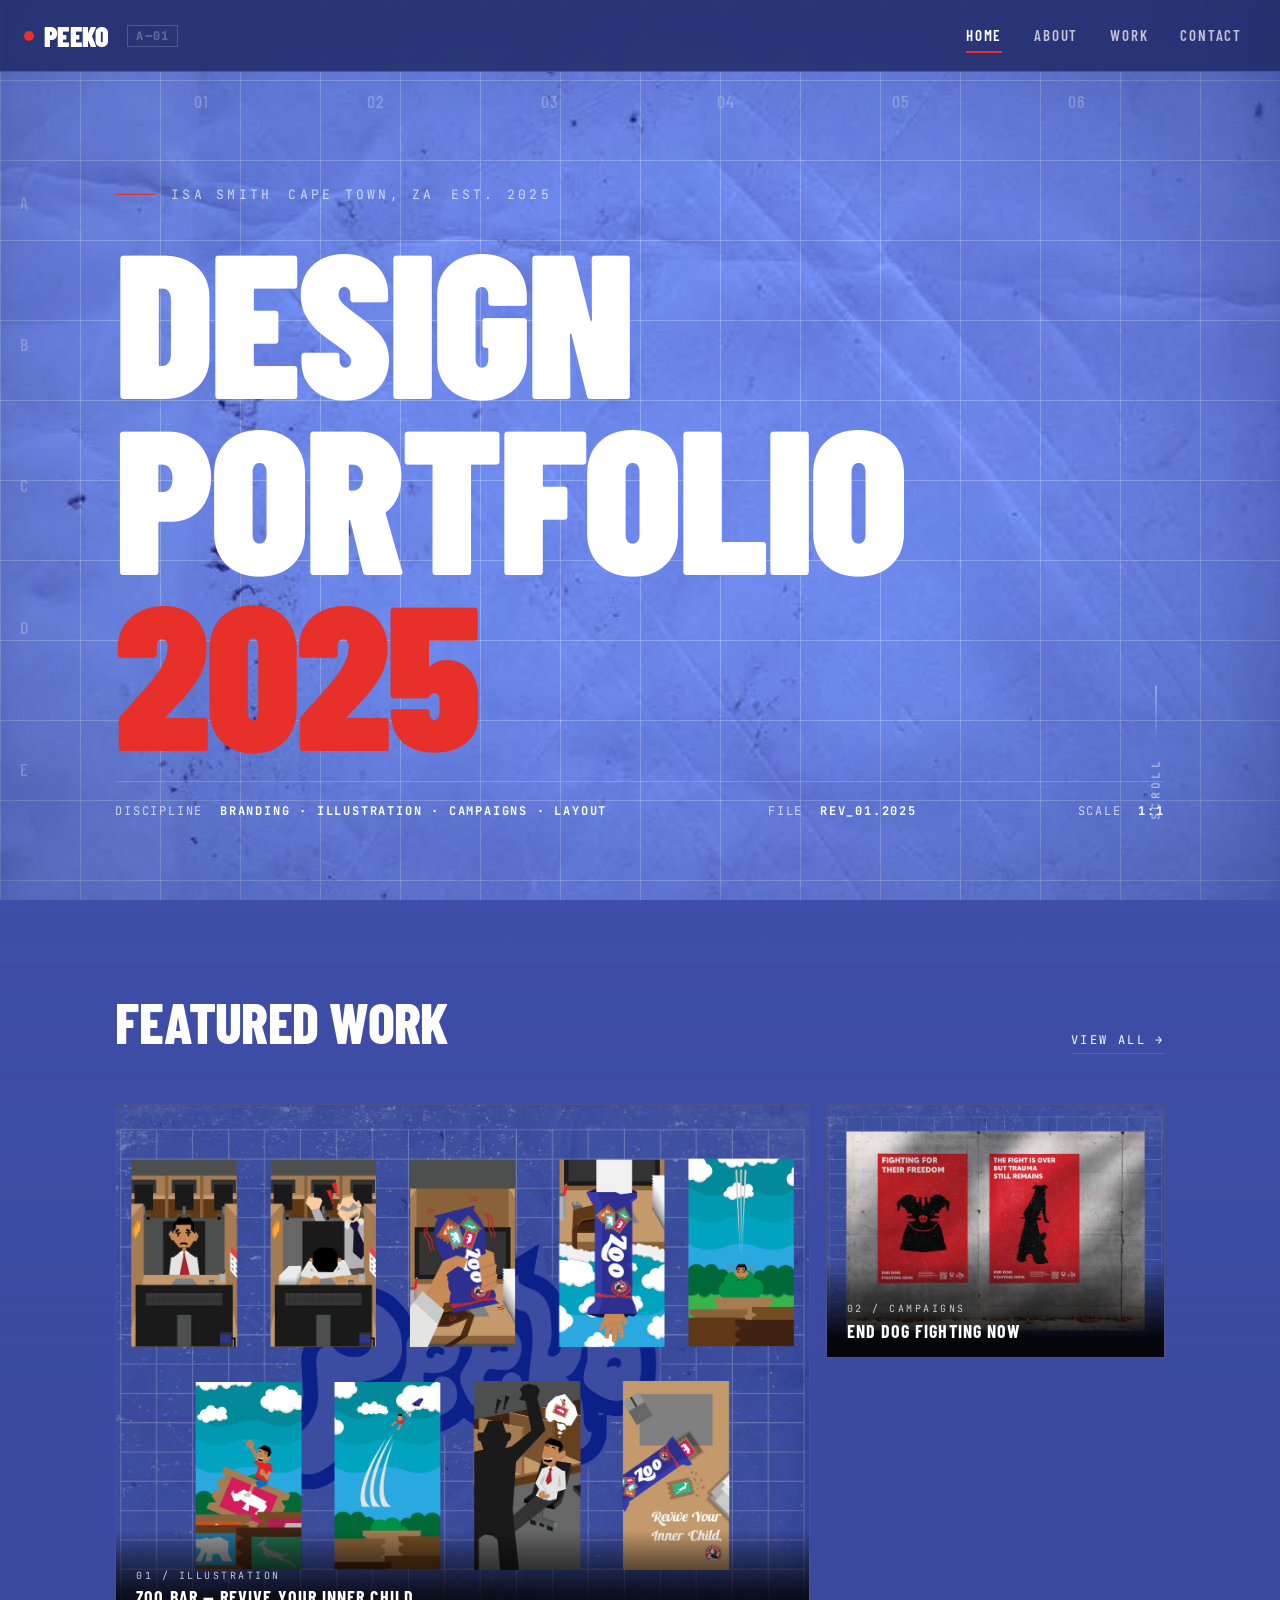
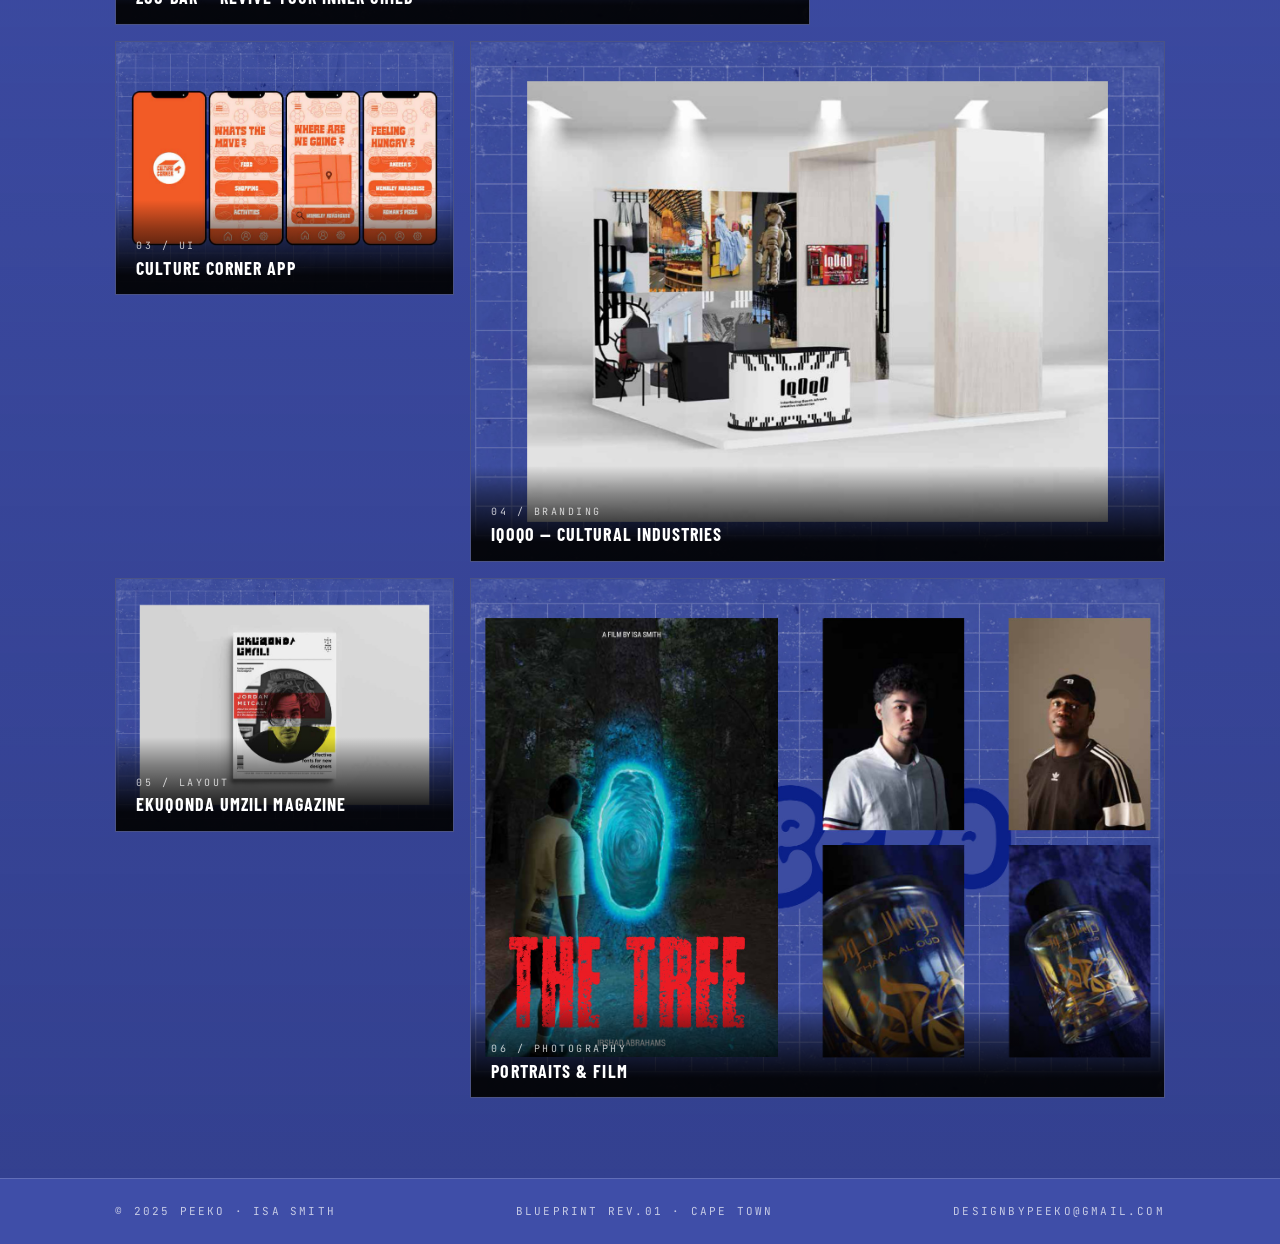
<file: peeko-portfolio/index.html>
<!DOCTYPE html>
<html lang="en">
<head>
  <meta charset="UTF-8">
  <meta name="viewport" content="width=device-width, initial-scale=1.0">
  <title>Peeko — Design Portfolio 2025</title>
  <meta name="description" content="Isa Smith, a.k.a. Peeko — graphic designer and illustrator based in Cape Town. Portfolio of branding, illustration, campaigns, layout and photography.">
  <link rel="preconnect" href="https://fonts.googleapis.com">
  <link rel="preconnect" href="https://fonts.gstatic.com" crossorigin>
  <link rel="stylesheet" href="css/styles.css">
</head>
<body>
  <nav class="nav">
    <a href="index.html" class="nav__brand">
      <span class="dot"></span>
      PEEKO
      <span class="nav__coord">A—01</span>
    </a>
    <button class="nav__toggle" aria-label="Toggle menu" onclick="document.querySelector('.nav__links').classList.toggle('is-open')">≡</button>
    <div class="nav__links">
      <a href="index.html" class="nav__link nav__link--active">Home</a>
      <a href="about.html" class="nav__link">About</a>
      <a href="work.html" class="nav__link">Work</a>
      <a href="contact.html" class="nav__link">Contact</a>
    </div>
  </nav>

  <div class="coords-top" aria-hidden="true">
    <span>01</span><span>02</span><span>03</span><span>04</span><span>05</span><span>06</span>
  </div>
  <div class="coords-side" aria-hidden="true">
    <span>A</span><span>B</span><span>C</span><span>D</span><span>E</span>
  </div>

  <section class="hero">
    <div class="hero__kicker rise">
      <span>ISA SMITH</span><span>CAPE TOWN, ZA</span><span>EST. 2025</span>
    </div>
    <h1 class="hero__title rise rise-delay-1">
      Design<br>
      Portfolio<br>
      <span class="year">2025</span>
    </h1>
    <div class="hero__meta rise rise-delay-2">
      <span>DISCIPLINE <strong>BRANDING · ILLUSTRATION · CAMPAIGNS · LAYOUT</strong></span>
      <span>FILE <strong>REV_01.2025</strong></span>
      <span>SCALE <strong>1:1</strong></span>
    </div>
    <div class="hero__scroll">SCROLL</div>
  </section>

  <section class="featured">
    <div class="featured__heading">
      <h2>Featured Work</h2>
      <a href="work.html" class="featured__link">View All →</a>
    </div>
    <div class="featured__grid">
      <a href="work.html#illustration" class="featured__card featured__card--wide">
        <img src="images/page_05.jpg" alt="Zoo Bar Illustration Campaign" loading="lazy">
        <div class="featured__card-label"><small>01 / ILLUSTRATION</small>Zoo Bar — Revive Your Inner Child</div>
      </a>
      <a href="work.html#campaigns" class="featured__card featured__card--std">
        <img src="images/page_08.jpg" alt="End Dog Fighting Campaign Posters" loading="lazy">
        <div class="featured__card-label"><small>02 / CAMPAIGNS</small>End Dog Fighting Now</div>
      </a>
      <a href="work.html#campaigns" class="featured__card featured__card--std">
        <img src="images/page_11.jpg" alt="Culture Corner App Design" loading="lazy">
        <div class="featured__card-label"><small>03 / UI</small>Culture Corner App</div>
      </a>
      <a href="work.html#branding" class="featured__card featured__card--wide">
        <img src="images/page_15.jpg" alt="IQOQO Exhibition Booth" loading="lazy">
        <div class="featured__card-label"><small>04 / BRANDING</small>IQOQO — Cultural Industries</div>
      </a>
      <a href="work.html#layout" class="featured__card featured__card--std">
        <img src="images/page_18.jpg" alt="eKuqonda Umzili Magazine Cover" loading="lazy">
        <div class="featured__card-label"><small>05 / LAYOUT</small>eKuqonda Umzili Magazine</div>
      </a>
      <a href="work.html#photography" class="featured__card featured__card--wide">
        <img src="images/page_21.jpg" alt="Photography — The Tree film poster and portraits" loading="lazy">
        <div class="featured__card-label"><small>06 / PHOTOGRAPHY</small>Portraits &amp; Film</div>
      </a>
    </div>
  </section>

  <footer class="footer-marker">
    <span>© 2025 PEEKO · ISA SMITH</span>
    <span>BLUEPRINT REV.01 · CAPE TOWN</span>
    <span>designbypeeko@gmail.com</span>
  </footer>

  <script src="js/main.js"></script>
</body>
</html>
</file>
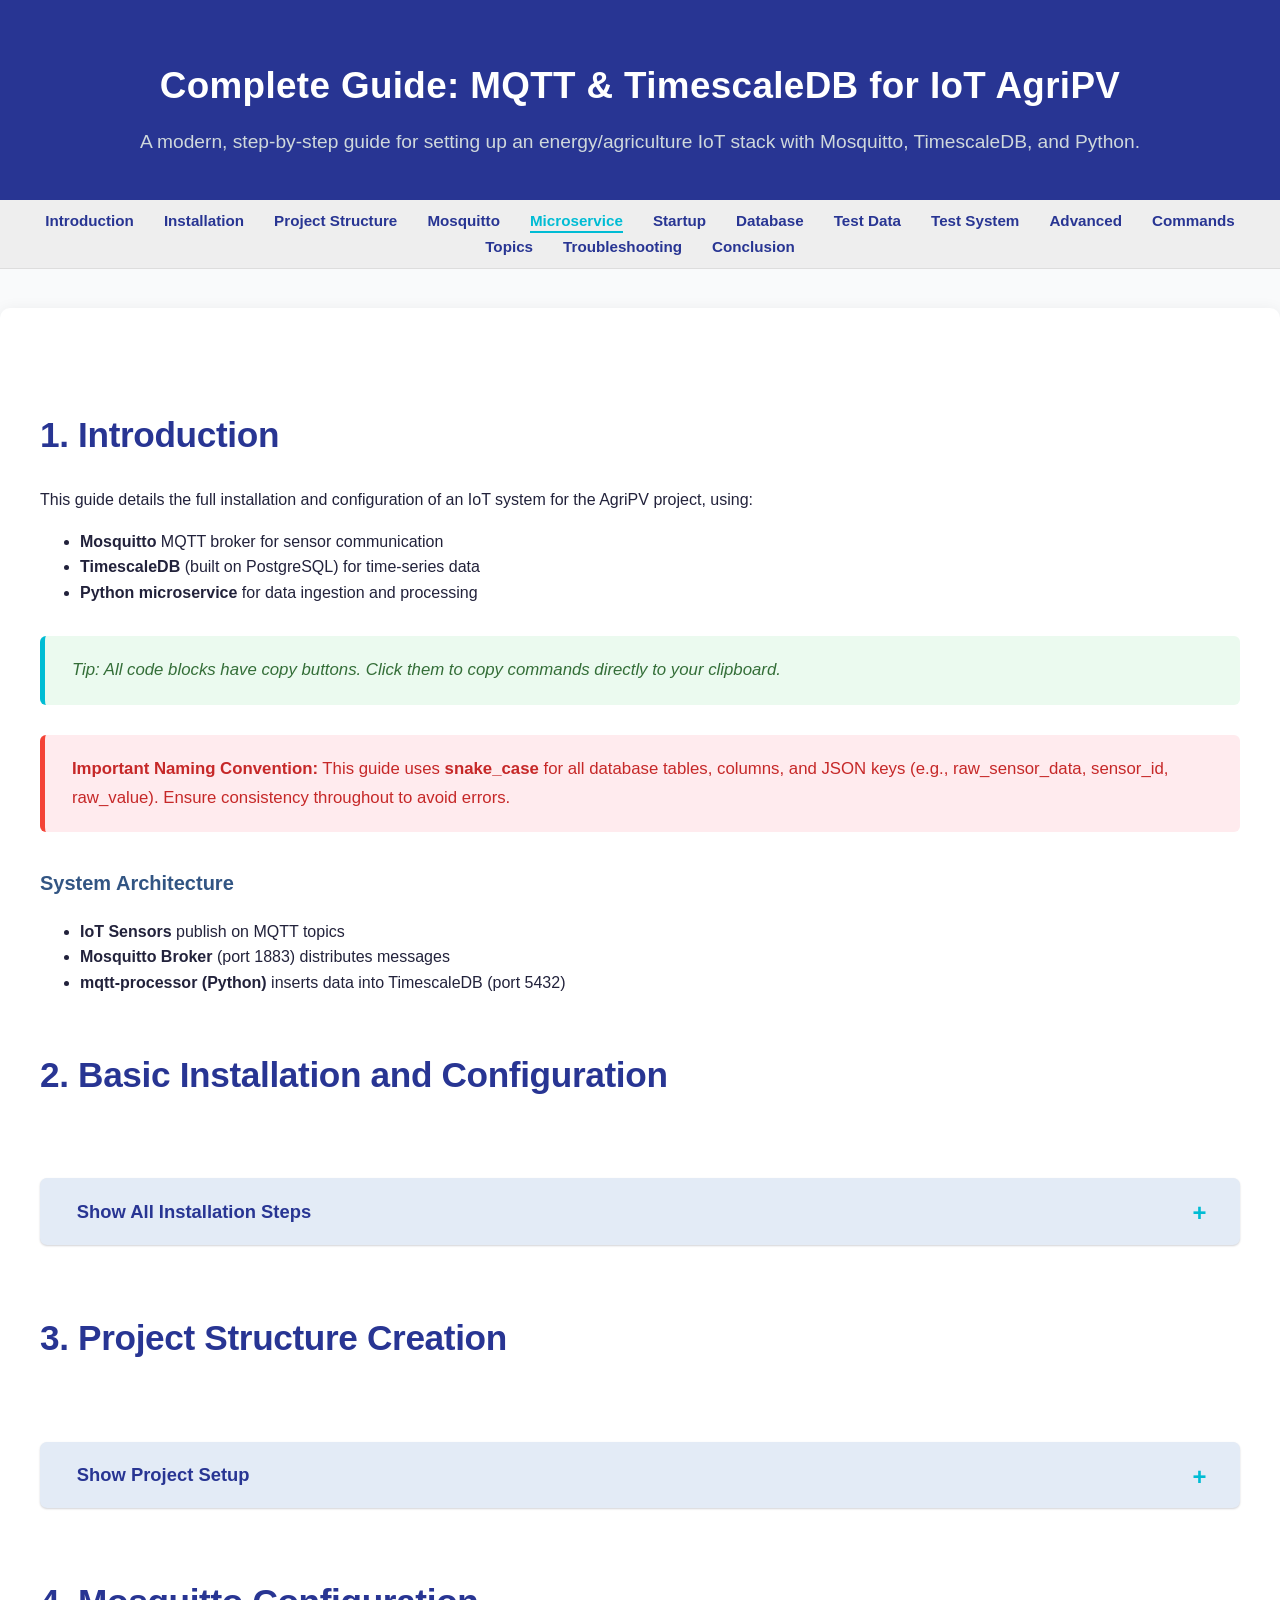
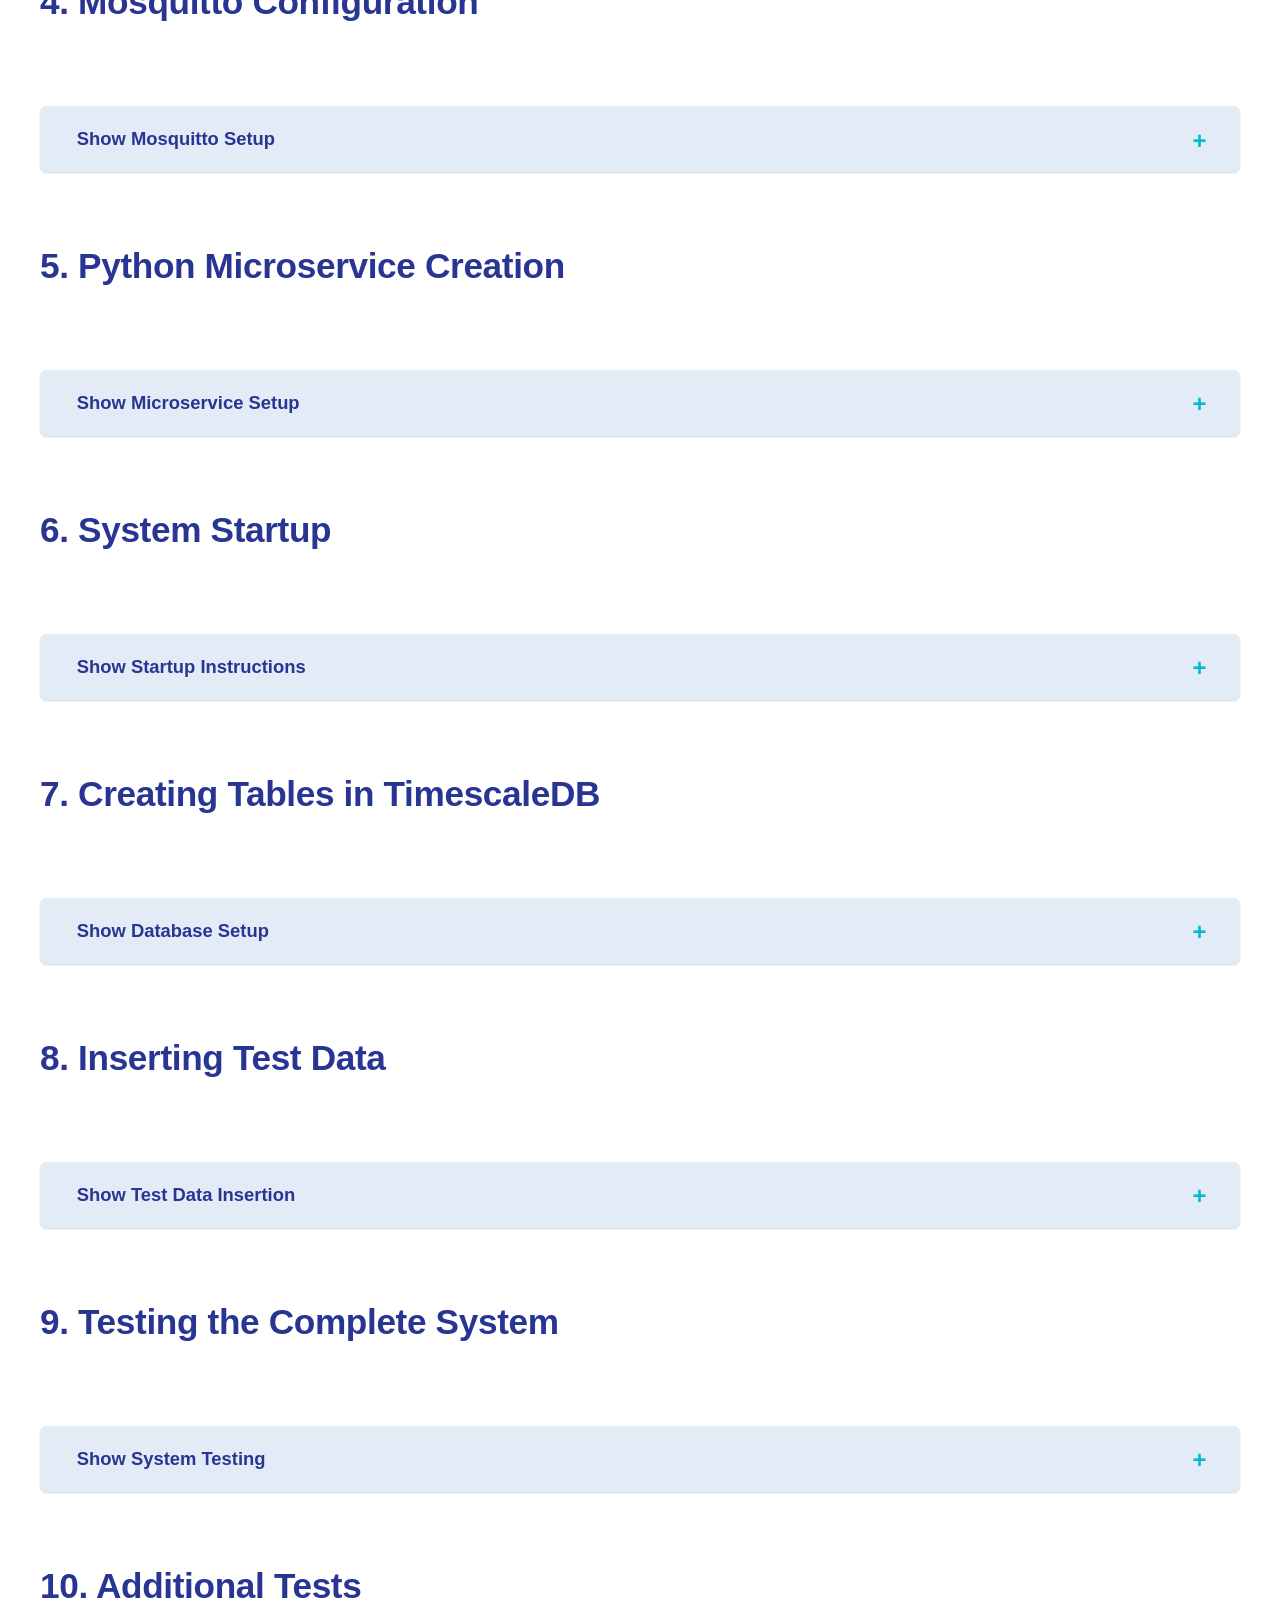
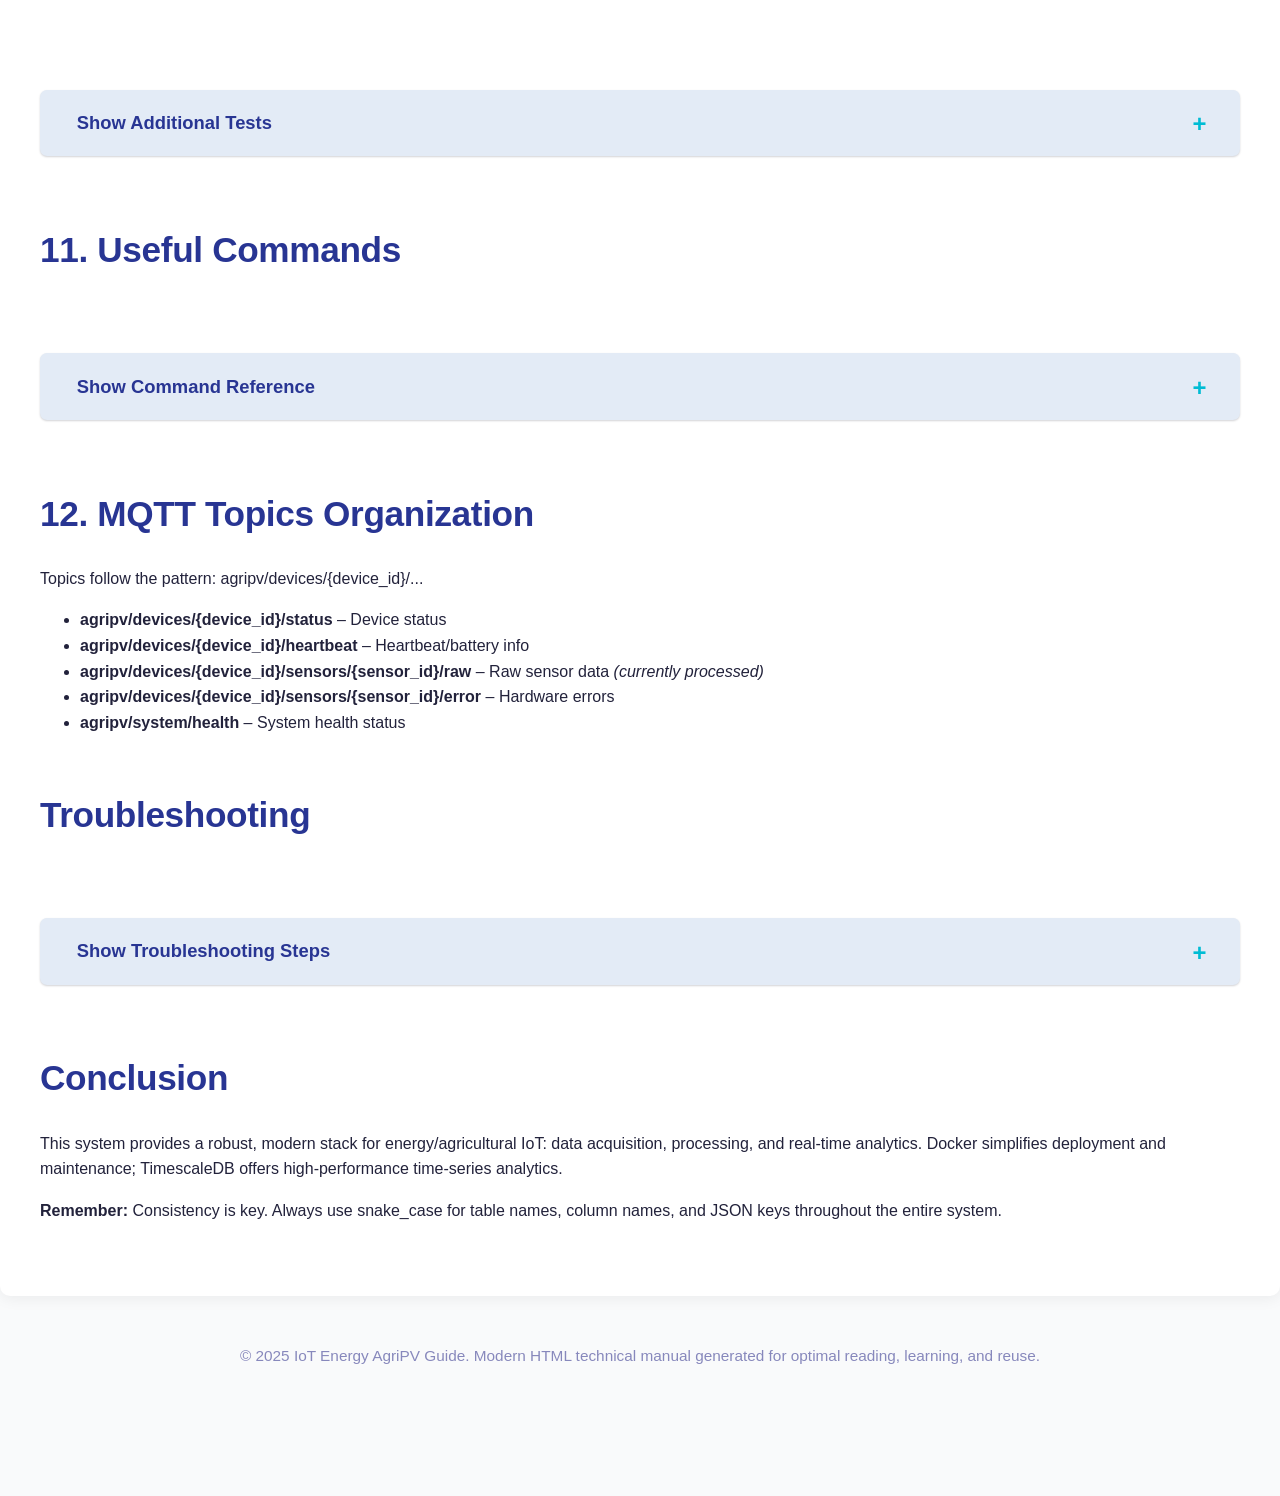
<file: AgriPV_IoT_Guide.html>
<!DOCTYPE html>
<html lang="en">
<head>
  <meta charset="UTF-8">
  <meta name="viewport" content="width=device-width, initial-scale=1.0">
  <title>AgriPV IoT Guide: MQTT & TimescaleDB</title>
  <style>
    body {
      font-family: 'Segoe UI', Arial, sans-serif;
      background: #f9fafb;
      color: #22223b;
      line-height: 1.6;
      margin: 0;
      padding: 0 0 6rem 0;
    }
    header {
      background-color: #283593;
      color: #fff;
      padding: 2rem 1rem 1.5rem 1rem;
      text-align: center;
      box-shadow: 0 2px 8px #1111;
    }
    header h1 {
      margin-bottom: .3em;
      font-size: 2.3rem;
      letter-spacing: .01em;
    }
    header p {
      margin-top: 0.5em;
      font-size: 1.2rem;
      color: #cfd8dc;
    }
    nav {
      background: #eee;
      box-shadow: 0 1px 0 #ddd;
      padding: .5rem .5rem;
      margin-bottom: 2rem;
      text-align: center;
      flex-wrap: wrap;
    }
    nav a {
      color: #283593;
      font-weight: 600;
      text-decoration: none;
      margin: 0 0.8rem;
      font-size: 0.95rem;
      transition: color 0.2s;
      border-bottom: 2px solid transparent;
      padding-bottom: 2px;
    }
    nav a:hover, nav a.active {
      color: #00bcd4;
      border-bottom: 2px solid #00bcd4;
    }
    main {
      max-width: 1200px;
      margin: 2.5rem auto;
      background: #fff;
      padding: 3rem 2.5rem 3.5rem 2.5rem;
      border-radius: 10px;
      box-shadow: 0 2px 16px #0001;
    }
    h2 {
      color: #283593;
      margin-top: 3.2rem;
      margin-bottom: 1.5rem;
      font-size: 2.2rem;
      letter-spacing: -0.01em;
    }
    h3 {
      color: #325583;
      margin-top: 2.2rem;
      margin-bottom: 1.2rem;
      font-size: 1.25rem;
      font-weight: 600;
    }
    h4 {
      color: #4a5f8f;
      margin-top: 1.8rem;
      margin-bottom: 0.9rem;
      font-size: 1.08rem;
      font-weight: 600;
    }
    .code-block-wrapper {
      position: relative;
      margin: 1.2em 0 1.4em 0;
    }
    .copy-btn {
      position: absolute;
      top: 0.6em;
      right: 0.8em;
      background: #00bcd4;
      color: white;
      border: none;
      padding: 0.5em 0.9em;
      border-radius: 4px;
      cursor: pointer;
      font-size: 0.85em;
      font-weight: 600;
      transition: background 0.2s;
      z-index: 10;
    }
    .copy-btn:hover {
      background: #0097a7;
    }
    .copy-btn.copied {
      background: #4caf50;
    }
    pre, code, kbd {
      font-family: "Fira Mono", "Consolas", monospace;
      background: #f7f8fa;
      color: #064273;
      border-radius: 5px;
      padding: 0.13em 0.5em;
      font-size: 1em;
    }
    pre {
      padding: 1.4em;
      background: #f4f5fa;
      overflow-x: auto;
      margin: 0;
      border-left: 4px solid #00bcd4;
      line-height: 1.65;
      border-radius: 6px;
    }
    .collapsible {
      background-color: #e3ebf6;
      color: #283593;
      cursor: pointer;
      padding: 1.2em 1.6em 1.2em 2em;
      width: 100%;
      border: none;
      text-align: left;
      outline: none;
      font-size: 1.15em;
      font-weight: 600;
      margin-top: 2.8em;
      margin-bottom: 0.8em;
      border-radius: 7px;
      position: relative;
      transition: background .18s linear;
      box-shadow: 0 1px 2px #2233;
    }
    .collapsible:after {
      content: '+';
      color: #00bcd4;
      position: absolute;
      right: 1.4em;
      font-weight: 600;
      font-size: 1.3em;
      top: 52%;
      transform: translateY(-50%);
    }
    .collapsible.active:after {
      content: "-";
    }
    .content {
      padding: 1.6em 1.6em 1.6em 1.8em;
      display: none;
      background: #f9fafd;
      margin-bottom: 2em;
      border-radius: 6px;
      line-height: 1.75;
      border: 1px solid #e0e8f0;
    }
    .content.open {
      display: block;
    }
    .tip {
      border-left: 5px solid #00bcd4;
      background: #ebfaef;
      margin: 1.8em 0;
      padding: 1.2em 1.6em;
      border-radius: 6px;
      color: #346e38;
      font-size: 1.05em;
      font-style: italic;
      line-height: 1.7;
    }
    .warning {
      border-left: 5px solid #ff9800;
      background: #fff8e1;
      margin: 1.8em 0;
      padding: 1.2em 1.6em;
      border-radius: 6px;
      color: #e65100;
      font-size: 1.05em;
      line-height: 1.7;
    }
    .important {
      border-left: 5px solid #f44336;
      background: #ffebee;
      margin: 1.8em 0;
      padding: 1.2em 1.6em;
      border-radius: 6px;
      color: #c62828;
      font-size: 1.05em;
      line-height: 1.7;
    }
    @media (max-width: 900px) {
      main {
        max-width: 95%;
        padding: 2rem 1.5rem 2.5rem 1.5rem;
      }
      h2 { font-size: 1.8rem; margin-top: 2.5rem; }
      pre { padding: 1.1em; font-size: 0.95em; }
      nav a { margin: 0 0.5rem; font-size: 0.85rem; }
    }
    @media (max-width: 700px) {
      main { padding: 1rem .6rem 2rem .6rem; }
      header { padding: 1.4rem 0.7rem 1.3rem 0.7rem; }
      nav { padding: 0.4rem 0.1rem; font-size: 0.9em; }
      h2 { font-size: 1.3rem; margin-top: 2rem; }
      pre { padding: 0.9em; font-size: 0.9em; }
      .collapsible { padding: 1em 1.2em 1em 1.6em; font-size: 1em; }
      .copy-btn { padding: 0.4em 0.7em; font-size: 0.8em; }
    }
    footer {
      font-size: 0.96em;
      color: #8788bc;
      text-align: center;
      margin: 3rem 0 2rem 0;
    }
  </style>
</head>
<body>
  <header>
    <h1>Complete Guide: MQTT &amp; TimescaleDB for IoT AgriPV</h1>
    <p>A modern, step-by-step guide for setting up an energy/agriculture IoT stack with Mosquitto, TimescaleDB, and Python.</p>
  </header>

  <nav>
    <a href="#intro">Introduction</a>
    <a href="#setup">Installation</a>
    <a href="#structure">Project Structure</a>
    <a href="#mosquitto">Mosquitto</a>
    <a href="#microservice">Microservice</a>
    <a href="#run">Startup</a>
    <a href="#db">Database</a>
    <a href="#testdata">Test Data</a>
    <a href="#testsystem">Test System</a>
    <a href="#advanced">Advanced</a>
    <a href="#commands">Commands</a>
    <a href="#topics">Topics</a>
    <a href="#troubleshooting">Troubleshooting</a>
    <a href="#conclusion">Conclusion</a>
  </nav>

  <main>
    <h2 id="intro">1. Introduction</h2>
    <p>
      This guide details the full installation and configuration of an IoT system for the AgriPV project, using:
    </p>
    <ul>
      <li><strong>Mosquitto</strong> MQTT broker for sensor communication</li>
      <li><strong>TimescaleDB</strong> (built on PostgreSQL) for time-series data</li>
      <li><strong>Python microservice</strong> for data ingestion and processing</li>
    </ul>
    <div class="tip">Tip: All code blocks have copy buttons. Click them to copy commands directly to your clipboard.</div>
    
    <div class="important">
      <strong>Important Naming Convention:</strong> This guide uses <strong>snake_case</strong> for all database tables, columns, and JSON keys (e.g., raw_sensor_data</code>, sensor_id</code>, raw_value</code>). Ensure consistency throughout to avoid errors.
    </div>

    <h3>System Architecture</h3>
    <ul>
      <li><strong>IoT Sensors</strong> publish on MQTT topics</li>
      <li><strong>Mosquitto Broker</strong> (port 1883) distributes messages</li>
      <li><strong>mqtt-processor (Python)</strong> inserts data into TimescaleDB (port 5432)</li>
    </ul>

    <h2 id="setup">2. Basic Installation and Configuration</h2>
    <button type="button" class="collapsible">Show All Installation Steps</button>
    <div class="content">

      <h3>2.1 Prepare the Raspberry Pi</h3>
      <p><strong>Update the system:</strong></p>
      <div class="code-block-wrapper">
        <button class="copy-btn" onclick="copyCode(this)">Copy</button>
        <pre>sudo apt update
sudo apt upgrade -y</code></pre>
      </div>

      <h3>2.2 Install Docker</h3>

      <h4>2.2.1 Install required dependencies</h4>
      <div class="code-block-wrapper">
        <button class="copy-btn" onclick="copyCode(this)">Copy</button>
        <pre>sudo apt install ca-certificates curl gnupg lsb-release -y</code></pre>
      </div>

      <h4>2.2.2 Add Docker GPG Key</h4>
      <div class="code-block-wrapper">
        <button class="copy-btn" onclick="copyCode(this)">Copy</button>
        <pre>sudo mkdir -p /etc/apt/keyrings
curl -fsSL https://download.docker.com/linux/debian/gpg | sudo gpg --dearmor -o /etc/apt/keyrings/docker.gpg</code></pre>
      </div>

      <h4>2.2.3 Add Docker repository</h4>
      <div class="code-block-wrapper">
        <button class="copy-btn" onclick="copyCode(this)">Copy</button>
        <pre>echo \
"deb [arch=$(dpkg --print-architecture) signed-by=/etc/apt/keyrings/docker.gpg] https://download.docker.com/linux/debian \
$(lsb_release -cs) stable" | sudo tee /etc/apt/sources.list.d/docker.list > /dev/null</code></pre>
      </div>

      <h4>2.2.4 Install Docker Engine</h4>
      <div class="code-block-wrapper">
        <button class="copy-btn" onclick="copyCode(this)">Copy</button>
        <pre>sudo apt update
sudo apt install docker-ce docker-ce-cli containerd.io docker-buildx-plugin docker-compose-plugin -y</code></pre>
      </div>

      <h4>2.2.5 Restart Docker and verify version</h4>
      <div class="code-block-wrapper">
        <button class="copy-btn" onclick="copyCode(this)">Copy</button>
        <pre>sudo systemctl restart docker
sudo docker --version</code></pre>
      </div>

      <h4>2.2.6 Test installation</h4>
      <div class="code-block-wrapper">
        <button class="copy-btn" onclick="copyCode(this)">Copy</button>
        <pre>sudo docker run hello-world</code></pre>
      </div>

      <h3>2.3 Install MQTT Tools</h3>
      <div class="code-block-wrapper">
        <button class="copy-btn" onclick="copyCode(this)">Copy</button>
        <pre>sudo apt install mosquitto-clients -y</code></pre>
      </div>

    </div>

    <h2 id="structure">3. Project Structure Creation</h2>
    <button type="button" class="collapsible">Show Project Setup</button>
    <div class="content">

      <h3>3.1 Create main directory</h3>
      <div class="code-block-wrapper">
        <button class="copy-btn" onclick="copyCode(this)">Copy</button>
        <pre>mkdir ~/agri-db
cd ~/agri-db</code></pre>
      </div>

      <h3>3.2 Create docker-compose.yml</h3>
      <p><strong>Create and edit the docker-compose.yml file:</strong></p>
      <div class="code-block-wrapper">
        <button class="copy-btn" onclick="copyCode(this)">Copy</button>
        <pre>nano ~/agri-db/docker-compose.yml</code></pre>
      </div>
      <p><strong>Paste the following content:</strong></p>
      <div class="code-block-wrapper">
        <button class="copy-btn" onclick="copyCode(this)">Copy</button>
        <pre>services:
  # Database: TimescaleDB
  timescaledb:
    image: timescale/timescaledb:latest-pg14
    container_name: timescale
    restart: always
    environment:
      POSTGRES_USER: *****
      POSTGRES_PASSWORD: *****
      POSTGRES_DB: *****
    ports:
      - *****
    volumes:
      - timescale-data:/var/lib/postgresql/data
    networks:
      - iot-network

  # Broker: Mosquitto
  mosquitto:
    image: eclipse-mosquitto:latest
    container_name: mosquitto
    restart: always
    ports:
      - "1883:1883"
      - "9001:9001"
    volumes:
      - ./mosquitto/config:/mosquitto/config
      - ./mosquitto/data:/mosquitto/data
      - ./mosquitto/log:/mosquitto/log
    networks:
      - iot-network

  # Microservice: Python for MQTT -> TimescaleDB
  mqtt-processor:
    build: ./mqtt-processor
    container_name: mqtt-processor
    restart: always
    depends_on:
      - timescaledb
      - mosquitto
    environment:
      MQTT_BROKER: mosquitto
      MQTT_PORT: 1883
      DB_HOST: *****
      DB_PORT: *****
      DB_NAME: *****
      DB_USER: *****
      DB_PASSWORD: *****
    networks:
      - iot-network

networks:
  iot-network:
    driver: bridge

volumes:
  timescale-data:</code></pre>
      </div>
      <p><em>Save with Ctrl+O, Enter, Ctrl+X</em></p>

    </div>

    <h2 id="mosquitto">4. Mosquitto Configuration</h2>
    <button type="button" class="collapsible">Show Mosquitto Setup</button>
    <div class="content">

      <h3>4.1 Create configuration directories and files</h3>
      <div class="code-block-wrapper">
        <button class="copy-btn" onclick="copyCode(this)">Copy</button>
        <pre>cd ~/agri-db
mkdir -p mosquitto/config mosquitto/data mosquitto/log
nano ~/agri-db/mosquitto/config/mosquitto.conf</code></pre>
      </div>

      <p><strong>Paste the following configuration content:</strong></p>
      <div class="code-block-wrapper">
        <button class="copy-btn" onclick="copyCode(this)">Copy</button>
        <pre>listener 1883 0.0.0.0
allow_anonymous true
persistence true
persistence_location /mosquitto/data/
log_dest file /mosquitto/log/mosquitto.log
log_dest stdout</code></pre>
      </div>
      <p><em>Save with Ctrl+O, Enter, Ctrl+X</em></p>

    </div>

    <h2 id="microservice">5. Python Microservice Creation</h2>
    <button type="button" class="collapsible">Show Microservice Setup</button>
    <div class="content">

      <h3>5.1 Create the microservice directory</h3>
      <div class="code-block-wrapper">
        <button class="copy-btn" onclick="copyCode(this)">Copy</button>
        <pre>cd ~/agri-db
mkdir -p mqtt-processor
cd ~/agri-db/mqtt-processor</code></pre>
      </div>

      <h3>5.2 Create Dockerfile</h3>
      <div class="code-block-wrapper">
        <button class="copy-btn" onclick="copyCode(this)">Copy</button>
        <pre>nano ~/agri-db/mqtt-processor/Dockerfile</code></pre>
      </div>
      <p><strong>Paste the following content:</strong></p>
      <div class="code-block-wrapper">
        <button class="copy-btn" onclick="copyCode(this)">Copy</button>
        <pre>FROM python:3.11-slim
WORKDIR /app
COPY requirements.txt .
RUN pip install --no-cache-dir -r requirements.txt
COPY . .
CMD ["python", "-u", "processor.py"]</code></pre>
      </div>
      <p><em>Save with Ctrl+O, Enter, Ctrl+X</em></p>

      <h3>5.3 Create requirements.txt</h3>
      <div class="code-block-wrapper">
        <button class="copy-btn" onclick="copyCode(this)">Copy</button>
        <pre>nano ~/agri-db/mqtt-processor/requirements.txt</code></pre>
      </div>
      <p><strong>Paste the following content:</strong></p>
      <div class="code-block-wrapper">
        <button class="copy-btn" onclick="copyCode(this)">Copy</button>
        <pre>paho-mqtt==1.6.1
psycopg2-binary==2.9.9
python-dateutil==2.8.2</code></pre>
      </div>
      <p><em>Save with Ctrl+O, Enter, Ctrl+X</em></p>

      <h3>5.4 Create processor.py</h3>
      <div class="code-block-wrapper">
        <button class="copy-btn" onclick="copyCode(this)">Copy</button>
        <pre>nano ~/agri-db/mqtt-processor/processor.py</code></pre>
      </div>
      
      <div class="important">
        <strong>Critical:</strong> The table name raw_sensor_data</code> and all JSON keys (e.g., sensor_id</code>, raw_value</code>) must use <strong>snake_case</strong> to match the SQL schema exactly.
      </div>

      <p><strong>Paste the following Python code:</strong></p>
      <div class="code-block-wrapper">
        <button class="copy-btn" onclick="copyCode(this)">Copy</button>
        <pre>import os
import json
import time
from datetime import datetime

import paho.mqtt.client as mqtt
import psycopg2


# Configuration from environment variables
MQTT_BROKER = os.getenv("MQTT_BROKER", "mosquitto")
MQTT_PORT = int(os.getenv("MQTT_PORT", "1883"))

DB_HOST = os.getenv("DB_HOST", "timescaledb")
DB_PORT = int(os.getenv("DB_PORT", "*****"))
DB_NAME = os.getenv("DB_NAME", "*****")
DB_USER = os.getenv("DB_USER", "*****")
DB_PASSWORD = os.getenv("DB_PASSWORD", "*****")


def get_db_connection():
    """Create and return a PostgreSQL connection."""
    try:
        conn = psycopg2.connect(
            host=DB_HOST,
            port=DB_PORT,
            dbname=DB_NAME,
            user=DB_USER,
            password=DB_PASSWORD,
        )
        print(f"Connected to database {DB_NAME}", flush=True)
        return conn
    except Exception as exc:
        print(f"Database connection error: {exc}", flush=True)
        return None


def insert_raw_sensor_data(conn, data):
    """
    Insert a raw sensor data point into raw_sensor_data table.

    Expected JSON payload keys (snake_case):
      sensor_id, raw_value, corrected_value, acquisition_time, data_quality, validation_flags
    """
    try:
        cursor = conn.cursor()
        # IMPORTANT: Table and column names must match SQL schema exactly
        query = """
            INSERT INTO raw_sensor_data
                (sensor_id, raw_value, corrected_value,
                 acquisition_time, data_quality,
                 validation_flags, received_time)
            VALUES (%s, %s, %s, %s, %s, %s, NOW());
        """

        # Extract values using snake_case keys
        sensor_id = data.get("sensor_id")
        raw_value = data.get("raw_value")
        corrected_value = data.get("corrected_value")
        acquisition_time = data.get("acquisition_time", datetime.utcnow().isoformat())
        data_quality = data.get("data_quality", "good")
        validation_flags = json.dumps(data.get("validation_flags", {}))

        cursor.execute(
            query,
            (
                sensor_id,
                raw_value,
                corrected_value,
                acquisition_time,
                data_quality,
                validation_flags,
            ),
        )
        conn.commit()
        cursor.close()
        print(f"Inserted sensor data for {sensor_id}", flush=True)
    except Exception as exc:
        print(f"Error inserting sensor data: {exc}", flush=True)
        conn.rollback()


def on_connect(client, userdata, flags, rc):
    """MQTT on_connect callback."""
    if rc == 0:
        print(f"Connected to MQTT broker {MQTT_BROKER}", flush=True)
        client.subscribe("agripv/#")
        print("Subscribed to all agripv/# topics", flush=True)
    else:
        print(f"MQTT connection failed with code {rc}", flush=True)


def on_message(client, userdata, msg):
    """MQTT on_message callback."""
    topic = msg.topic
    try:
        payload = json.loads(msg.payload.decode())
        print(f"Message received on {topic}", flush=True)

        conn = userdata.get("db_conn")
        if conn is None:
            print("No DB connection, ignoring message", flush=True)
            return

        # Currently only handles topics ending in /raw
        # Topics like /heartbeat and /error are received but not processed
        if "/sensors/" in topic and topic.endswith("/raw"):
            insert_raw_sensor_data(conn, payload)

    except json.JSONDecodeError:
        print(f"JSON decode error on topic {topic}", flush=True)
    except Exception as exc:
        print(f"Error handling message on {topic}: {exc}", flush=True)


def main():
    print("Waiting for services to start...", flush=True)
    time.sleep(10)

    db_conn = get_db_connection()
    if not db_conn:
        print("Unable to connect to DB, exiting.", flush=True)
        return

    client = mqtt.Client(userdata={"db_conn": db_conn})
    client.on_connect = on_connect
    client.on_message = on_message

    try:
        client.connect(MQTT_BROKER, MQTT_PORT, keepalive=60)
        print("Microservice started", flush=True)
        client.loop_forever()
    except Exception as exc:
        print(f"MQTT connection error: {exc}", flush=True)
    finally:
        db_conn.close()


if __name__ == "__main__":
    main()</code></pre>
      </div>
      <p><em>Save with Ctrl+O, Enter, Ctrl+X</em></p>

      <div class="warning">
        <strong>Note:</strong> The current script only processes messages on topics ending in /raw</code>. Messages on /heartbeat</code> or /error</code> topics will be received but ignored. To handle those, you would need to add additional elif</code> blocks and corresponding database tables.
      </div>

    </div>

    <h2 id="run">6. System Startup</h2>
    <button type="button" class="collapsible">Show Startup Instructions</button>
    <div class="content">

      <h3>6.1 Return to main directory</h3>
      <div class="code-block-wrapper">
        <button class="copy-btn" onclick="copyCode(this)">Copy</button>
        <pre>cd ~/agri-db</code></pre>
      </div>

      <h3>6.2 Build and start all services</h3>
      <div class="code-block-wrapper">
        <button class="copy-btn" onclick="copyCode(this)">Copy</button>
        <pre>sudo docker compose build --no-cache
sudo docker compose up -d</code></pre>
      </div>

      <div class="important">
        <strong>Important:</strong> If you ever modify processor.py</code>, you <strong>must rebuild</strong> the container for changes to take effect:
        <pre>cd ~/agri-db
sudo docker compose up -d --build mqtt-processor</code></pre>
      </div>

      <h3>6.3 Verify everything works</h3>
      <p><strong>Check the container status:</strong></p>
      <div class="code-block-wrapper">
        <button class="copy-btn" onclick="copyCode(this)">Copy</button>
        <pre>sudo docker compose ps</code></pre>
      </div>
      <p>You should see three containers running: <kbd>timescale</kbd>, <kbd>mosquitto</kbd>, and <kbd>mqtt-processor</kbd>.</p>

      <h3>6.4 View the microservice logs</h3>
      <div class="code-block-wrapper">
        <button class="copy-btn" onclick="copyCode(this)">Copy</button>
        <pre>sudo docker compose logs -f mqtt-processor</code></pre>
      </div>
      <p><strong>Expected output:</strong></p>
      <ul>
        <li>Waiting for services to start...</code></li>
        <li>Connected to database AgriPVDB</code></li>
        <li>Microservice started</code></li>
        <li>Connected to MQTT broker mosquitto</code></li>
        <li>Subscribed to all agripv/# topics</code></li>
      </ul>
      <p><em>Press Ctrl+C to exit the log view.</em></p>

    </div>

    <h2 id="db">7. Creating Tables in TimescaleDB</h2>
    <button type="button" class="collapsible">Show Database Setup</button>
    <div class="content">

      <h3>7.1 Connect to TimescaleDB</h3>
      <div class="code-block-wrapper">
        <button class="copy-btn" onclick="copyCode(this)">Copy</button>
        <pre>sudo docker compose exec timescaledb psql -U saiamc -d AgriPVDB</code></pre>
      </div>
      <p>You will see the prompt: <kbd>AgriPVDB=#</kbd></p>

      <h3>7.2 Create the complete schema</h3>
      <p>Copy and paste this full SQL script into the <kbd>AgriPVDB=#</kbd> prompt and press Enter:</p>
      <div class="code-block-wrapper">
        <button class="copy-btn" onclick="copyCode(this)">Copy</button>
        <pre>-- Enable TimescaleDB
CREATE EXTENSION IF NOT EXISTS timescaledb;

-- Relational tables
CREATE TABLE device (
  device_id              UUID PRIMARY KEY DEFAULT gen_random_uuid(),
  device_name            TEXT,
  device_type            TEXT,
  location               TEXT,
  communication_protocol TEXT,
  hardware_config        JSONB,
  installation_date      TIMESTAMP,
  last_maintenance       TIMESTAMP,
  status                 TEXT,
  battery_level          FLOAT,
  last_heartbeat         TIMESTAMP
);

CREATE TABLE sensor (
  sensor_id          UUID PRIMARY KEY DEFAULT gen_random_uuid(),
  device_id          UUID REFERENCES device(device_id),
  sensor_type        TEXT,
  measurement_unit   TEXT,
  min_range          FLOAT,
  max_range          FLOAT,
  calibration_factor FLOAT,
  calibration_curve  JSONB,
  hardware_status    TEXT,
  last_calibration   TIMESTAMP
);

-- Time-series tables (using snake_case)
CREATE TABLE raw_sensor_data (
  data_id          UUID DEFAULT gen_random_uuid(),
  sensor_id        UUID REFERENCES sensor(sensor_id),
  raw_value        FLOAT,
  corrected_value  FLOAT,
  acquisition_time TIMESTAMP NOT NULL,
  data_quality     TEXT,
  validation_flags JSONB,
  error_codes      TEXT,
  received_time    TIMESTAMP
);

SELECT create_hypertable('raw_sensor_data', 'acquisition_time');

CREATE TABLE hardware_error (
  error_id          UUID DEFAULT gen_random_uuid(),
  device_id         UUID REFERENCES device(device_id),
  sensor_id         UUID REFERENCES sensor(sensor_id),
  error_type        TEXT,
  error_severity    TEXT,
  error_description TEXT,
  error_context     JSONB,
  error_time        TIMESTAMP NOT NULL,
  recovery_action   TEXT,
  resolved_time     TIMESTAMP,
  resolution_status TEXT
);

SELECT create_hypertable('hardware_error', 'error_time');</code></pre>
      </div>

      <h3>7.3 Verify tables were created</h3>
      <div class="code-block-wrapper">
        <button class="copy-btn" onclick="copyCode(this)">Copy</button>
        <pre>\dt</code></pre>
      </div>
      <p>You should see: <kbd>device</kbd>, <kbd>sensor</kbd>, <kbd>raw_sensor_data</kbd>, <kbd>hardware_error</kbd>.</p>

      <h3>7.4 Verify hypertables</h3>
      <div class="code-block-wrapper">
        <button class="copy-btn" onclick="copyCode(this)">Copy</button>
        <pre>SELECT * FROM timescaledb_information.hypertables;</code></pre>
      </div>

      <h3>7.5 Exit psql</h3>
      <div class="code-block-wrapper">
        <button class="copy-btn" onclick="copyCode(this)">Copy</button>
        <pre>\q</code></pre>
      </div>

    </div>

    <h2 id="testdata">8. Inserting Test Data</h2>
    <button type="button" class="collapsible">Show Test Data Insertion</button>
    <div class="content">

      <h3>8.1 Generate UUIDs</h3>
      <p>You need valid UUIDs for device and sensor. Generate them:</p>
      <div class="code-block-wrapper">
        <button class="copy-btn" onclick="copyCode(this)">Copy</button>
        <pre>uuidgen</code></pre>
      </div>
      <p>Run this twice to get two UUIDs. Example outputs:</p>
      <ul>
        <li>Device UUID: 363c9234-3df8-4166-bb86-3814b5b938e6</code></li>
        <li>Sensor UUID: 59d19b0d-d744-4a9c-ad7d-33b68eb6b028</code></li>
      </ul>

      <div class="important">
        <strong>Important:</strong> UUIDs must be in the format xxxxxxxx-xxxx-xxxx-xxxx-xxxxxxxxxxxx</code>. Short strings like "d1" or "s1" will cause errors.
      </div>

      <h3>8.2 Connect to database</h3>
      <div class="code-block-wrapper">
        <button class="copy-btn" onclick="copyCode(this)">Copy</button>
        <pre>sudo docker compose exec timescaledb psql -U saiamc -d AgriPVDB</code></pre>
      </div>

      <h3>8.3 Insert a test device</h3>
      <p>Replace the UUID with yours if different:</p>
      <div class="code-block-wrapper">
        <button class="copy-btn" onclick="copyCode(this)">Copy</button>
        <pre>INSERT INTO device (device_id, device_name, device_type, location, status)
VALUES ('363c9234-3df8-4166-bb86-3814b5b938e6', 'Device Test 001', 'weather_station', 'Field A', 'online');</code></pre>
      </div>

      <h3>8.4 Insert a test sensor</h3>
      <div class="code-block-wrapper">
        <button class="copy-btn" onclick="copyCode(this)">Copy</button>
        <pre>INSERT INTO sensor (sensor_id, device_id, sensor_type, measurement_unit, hardware_status)
VALUES ('59d19b0d-d744-4a9c-ad7d-33b68eb6b028', '363c9234-3df8-4166-bb86-3814b5b938e6', 'temperature', 'celsius', 'operational');</code></pre>
      </div>

      <h3>8.5 Verify insertions</h3>
      <div class="code-block-wrapper">
        <button class="copy-btn" onclick="copyCode(this)">Copy</button>
        <pre>SELECT * FROM device;
SELECT * FROM sensor;</code></pre>
      </div>

      <h3>8.6 Exit psql</h3>
      <div class="code-block-wrapper">
        <button class="copy-btn" onclick="copyCode(this)">Copy</button>
        <pre>\q</code></pre>
      </div>

    </div>

    <h2 id="testsystem">9. Testing the Complete System</h2>
    <button type="button" class="collapsible">Show System Testing</button>
    <div class="content">

      <div class="important">
        <strong>Critical:</strong> JSON keys in MQTT messages <strong>must use snake_case</strong> (e.g., sensor_id</code>, raw_value</code>) to match what the Python script expects.
      </div>

      <h3>9.1 Open logs in one terminal</h3>
      <div class="code-block-wrapper">
        <button class="copy-btn" onclick="copyCode(this)">Copy</button>
        <pre>sudo docker compose logs -f mqtt-processor</code></pre>
      </div>

      <h3>9.2 Publish an MQTT message (in a second terminal)</h3>
      <p>Use your actual UUIDs:</p>
      <div class="code-block-wrapper">
        <button class="copy-btn" onclick="copyCode(this)">Copy</button>
        <pre>mosquitto_pub -h localhost \
-t agripv/devices/363c9234-3df8-4166-bb86-3814b5b938e6/sensors/59d19b0d-d744-4a9c-ad7d-33b68eb6b028/raw \
-m '{
  "sensor_id": "59d19b0d-d744-4a9c-ad7d-33b68eb6b028",
  "raw_value": 25.5,
  "corrected_value": 25.3,
  "data_quality": "good",
  "validation_flags": {"calibrated": true}
}'</code></pre>
      </div>

      <h3>9.3 Check logs for success</h3>
      <p><strong>Expected output in logs:</strong></p>
      <pre>Message received on agripv/devices/.../sensors/.../raw
Inserted sensor data for 59d19b0d-d744-4a9c-ad7d-33b68eb6b028</code></pre>

      <div class="warning">
        <strong>If you see "Inserted sensor data for None":</strong> Your JSON keys are wrong. Ensure you are using sensor_id</code> (with underscore), not sensorid</code> or sensorId</code>.
      </div>

      <h3>9.4 Verify data in database</h3>
      <div class="code-block-wrapper">
        <button class="copy-btn" onclick="copyCode(this)">Copy</button>
        <pre>sudo docker compose exec timescaledb psql -U saiamc -d AgriPVDB -c "SELECT sensor_id, raw_value, corrected_value, received_time FROM raw_sensor_data ORDER BY received_time DESC LIMIT 5;"</code></pre>
      </div>

    </div>

    <h2 id="advanced">10. Additional Tests</h2>
    <button type="button" class="collapsible">Show Additional Tests</button>
    <div class="content">

      <div class="warning">
        <strong>Note:</strong> The following tests send messages that the current Python script will <strong>receive but not process</strong>. They are provided for future extension. You will see Message received on ...</code> in logs but no database insertion.
      </div>

      <h3>10.1 Heartbeat test</h3>
      <div class="code-block-wrapper">
        <button class="copy-btn" onclick="copyCode(this)">Copy</button>
        <pre>mosquitto_pub -h localhost \
-t agripv/devices/363c9234-3df8-4166-bb86-3814b5b938e6/heartbeat \
-m '{"battery_level": 87.5}'</code></pre>
      </div>

      <h3>10.2 Hardware error test</h3>
      <div class="code-block-wrapper">
        <button class="copy-btn" onclick="copyCode(this)">Copy</button>
        <pre>mosquitto_pub -h localhost \
-t agripv/devices/363c9234-3df8-4166-bb86-3814b5b938e6/sensors/59d19b0d-d744-4a9c-ad7d-33b68eb6b028/error \
-m '{
  "device_id": "363c9234-3df8-4166-bb86-3814b5b938e6",
  "sensor_id": "59d19b0d-d744-4a9c-ad7d-33b68eb6b028",
  "error_type": "calibration_drift",
  "error_severity": "high",
  "error_description": "Sensor reading out of expected range",
  "error_context": {"expected_range": [20, 30], "actual": 45}
}'</code></pre>
      </div>

    </div>

    <h2 id="commands">11. Useful Commands</h2>
    <button type="button" class="collapsible">Show Command Reference</button>
    <div class="content">

      <h3>11.1 Service Management</h3>

      <h4>Stop all services</h4>
      <div class="code-block-wrapper">
        <button class="copy-btn" onclick="copyCode(this)">Copy</button>
        <pre>cd ~/agri-db
sudo docker compose down</code></pre>
      </div>

      <h4>Restart all services</h4>
      <div class="code-block-wrapper">
        <button class="copy-btn" onclick="copyCode(this)">Copy</button>
        <pre>cd ~/agri-db
sudo docker compose up -d</code></pre>
      </div>

      <h4>Rebuild and restart after code changes</h4>
      <div class="code-block-wrapper">
        <button class="copy-btn" onclick="copyCode(this)">Copy</button>
        <pre>cd ~/agri-db
sudo docker compose up -d --build mqtt-processor</code></pre>
      </div>

      <h4>View all logs</h4>
      <div class="code-block-wrapper">
        <button class="copy-btn" onclick="copyCode(this)">Copy</button>
        <pre>sudo docker compose logs -f</code></pre>
      </div>

      <h4>Complete reset (WARNING: deletes all data!)</h4>
      <div class="code-block-wrapper">
        <button class="copy-btn" onclick="copyCode(this)">Copy</button>
        <pre>cd ~/agri-db
sudo docker compose down -v</code></pre>
      </div>

      <h3>11.2 Final Project Structure</h3>
      <div class="code-block-wrapper">
        <button class="copy-btn" onclick="copyCode(this)">Copy</button>
        <pre>~/agri-db/
├── docker-compose.yml
├── mosquitto/
│   ├── config/
│   │   └── mosquitto.conf
│   ├── data/
│   └── log/
└── mqtt-processor/
    ├── Dockerfile
    ├── requirements.txt
    └── processor.py</code></pre>
      </div>

    </div>

    <h2 id="topics">12. MQTT Topics Organization</h2>
    <p>Topics follow the pattern: agripv/devices/{device_id}/...</code></p>
    <ul>
      <li><strong>agripv/devices/{device_id}/status</strong> – Device status</li>
      <li><strong>agripv/devices/{device_id}/heartbeat</strong> – Heartbeat/battery info</li>
      <li><strong>agripv/devices/{device_id}/sensors/{sensor_id}/raw</strong> – Raw sensor data <em>(currently processed)</em></li>
      <li><strong>agripv/devices/{device_id}/sensors/{sensor_id}/error</strong> – Hardware errors</li>
      <li><strong>agripv/system/health</strong> – System health status</li>
    </ul>

    <h2 id="troubleshooting">Troubleshooting</h2>
    <button type="button" class="collapsible">Show Troubleshooting Steps</button>
    <div class="content">

      <h3>Common Mistakes</h3>

      <h4>"Inserted sensor data for None"</h4>
      <ul>
        <li><strong>Cause:</strong> JSON keys in your MQTT message don't match what Python expects.</li>
        <li><strong>Solution:</strong> Use snake_case keys: sensor_id</code>, raw_value</code>, corrected_value</code>, etc.</li>
      </ul>

      <h4>"invalid input syntax for type uuid"</h4>
      <ul>
        <li><strong>Cause:</strong> You used a short string like "s1" instead of a valid UUID.</li>
        <li><strong>Solution:</strong> Use uuidgen</code> to create proper UUIDs (format: xxxxxxxx-xxxx-xxxx-xxxx-xxxxxxxxxxxx</code>).</li>
      </ul>

      <h4>"relation 'rawsensordata' does not exist"</h4>
      <ul>
        <li><strong>Cause:</strong> Table name mismatch. The SQL uses raw_sensor_data</code> but Python uses rawsensordata</code>.</li>
        <li><strong>Solution:</strong> Ensure your processor.py</code> uses raw_sensor_data</code> (with underscores). Then rebuild:
          <div class="code-block-wrapper">
            <button class="copy-btn" onclick="copyCode(this)">Copy</button>
            <pre>cd ~/agri-db
sudo docker compose up -d --build mqtt-processor</code></pre>
          </div>
        </li>
      </ul>

      <h4>Code changes not taking effect</h4>
      <ul>
        <li><strong>Cause:</strong> Docker uses a cached image with old code.</li>
        <li><strong>Solution:</strong> Always rebuild after editing processor.py</code>:
          <div class="code-block-wrapper">
            <button class="copy-btn" onclick="copyCode(this)">Copy</button>
            <pre>cd ~/agri-db
sudo docker compose up -d --build mqtt-processor</code></pre>
          </div>
        </li>
      </ul>

      <h3>Other Issues</h3>

      <h4>Logs not displaying</h4>
      <ul>
        <li><strong>Cause:</strong> Python buffering stdout.</li>
        <li><strong>Solution:</strong> Ensure Dockerfile uses python -u</code> and all print()</code> statements have flush=True</code>.</li>
      </ul>

      <h4>Container restarts in a loop</h4>
      <ul>
        <li><strong>Diagnostic:</strong>
          <div class="code-block-wrapper">
            <button class="copy-btn" onclick="copyCode(this)">Copy</button>
            <pre>sudo docker compose logs mqtt-processor --tail 50</code></pre>
          </div>
        </li>
        <li><strong>Possible causes:</strong>
          <ul>
            <li>Database not ready yet (normal on first boot, wait 10-15 seconds)</li>
            <li>Wrong environment variables in docker-compose.yml</code></li>
            <li>Syntax error in processor.py</code></li>
          </ul>
        </li>
      </ul>

      <h4>Complete reset and fresh start</h4>
      <div class="code-block-wrapper">
        <button class="copy-btn" onclick="copyCode(this)">Copy</button>
        <pre>cd ~/agri-db
sudo docker compose down -v
sudo docker compose up -d
# Wait 15 seconds, then run the SQL schema from Section 7.2</code></pre>
      </div>

    </div>

    <h2 id="conclusion">Conclusion</h2>
    <p>
      This system provides a robust, modern stack for energy/agricultural IoT: data acquisition, processing, and real-time analytics.
      Docker simplifies deployment and maintenance; TimescaleDB offers high-performance time-series analytics.
    </p>
    <p>
      <strong>Remember:</strong> Consistency is key. Always use snake_case</code> for table names, column names, and JSON keys throughout the entire system.
    </p>
  </main>

  <footer>
    &copy; 2025 IoT Energy AgriPV Guide. Modern HTML technical manual generated for optimal reading, learning, and reuse.
  </footer>

  <script>
    function copyCode(btn) {
      const codeBlock = btn.nextElementSibling;
      const text = codeBlock.innerText;
      navigator.clipboard.writeText(text).then(() => {
        btn.textContent = 'Copied!';
        btn.classList.add('copied');
        setTimeout(() => {
          btn.textContent = 'Copy';
          btn.classList.remove('copied');
        }, 2000);
      }).catch(err => {
        console.error('Failed to copy:', err);
      });
    }

    document.querySelectorAll('.collapsible').forEach(btn => {
      btn.addEventListener('click', function () {
        this.classList.toggle('active');
        let content = this.nextElementSibling;
        content.classList.toggle('open');
      });
    });

    const navLinks = document.querySelectorAll('nav a');
    const mainSections = document.querySelectorAll('main > h2');
    window.addEventListener('scroll', () => {
      let fromTop = window.scrollY + 65;
      mainSections.forEach((sec, idx) => {
        if (sec.offsetTop <= fromTop && sec.offsetTop + sec.offsetHeight > fromTop) {
          navLinks.forEach(l => l.classList.remove('active'));
          if (navLinks[idx]) navLinks[idx].classList.add('active');
        }
      });
    });
  </script>
</body>
</html>
</file>
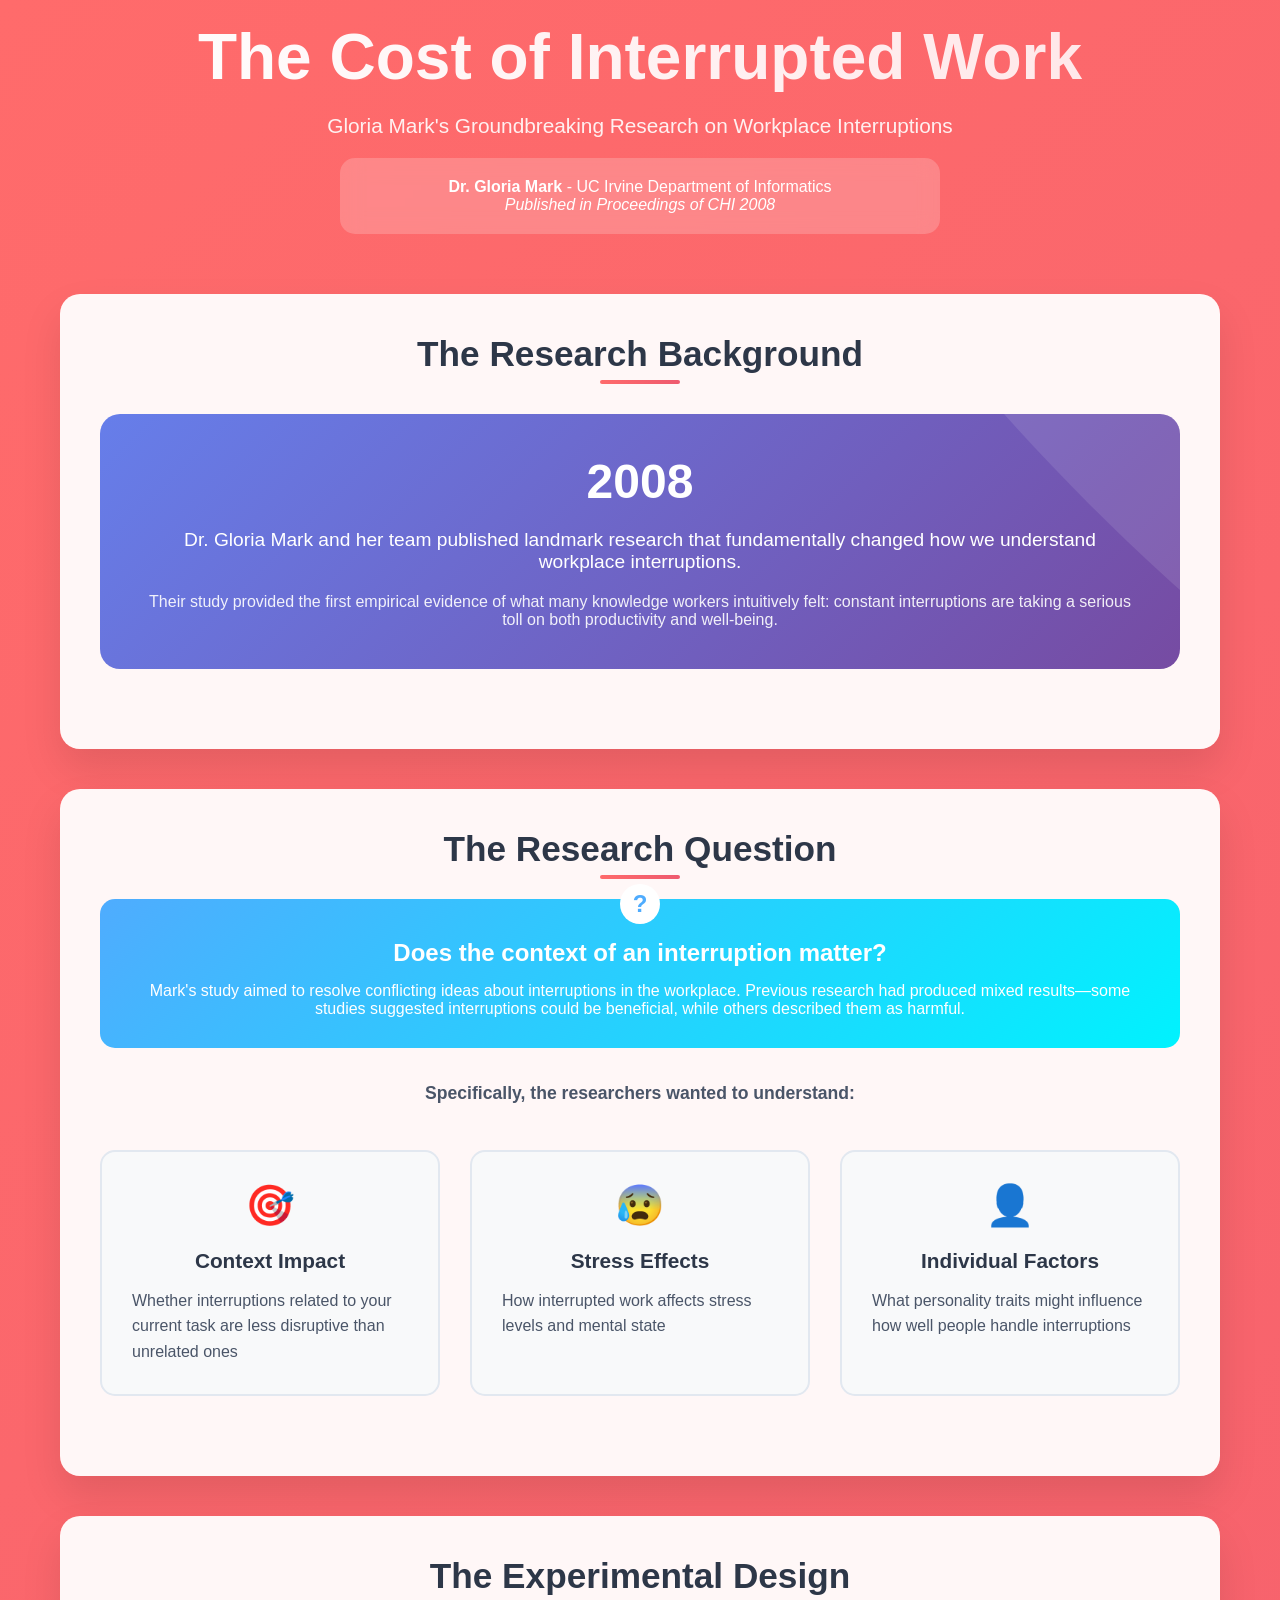
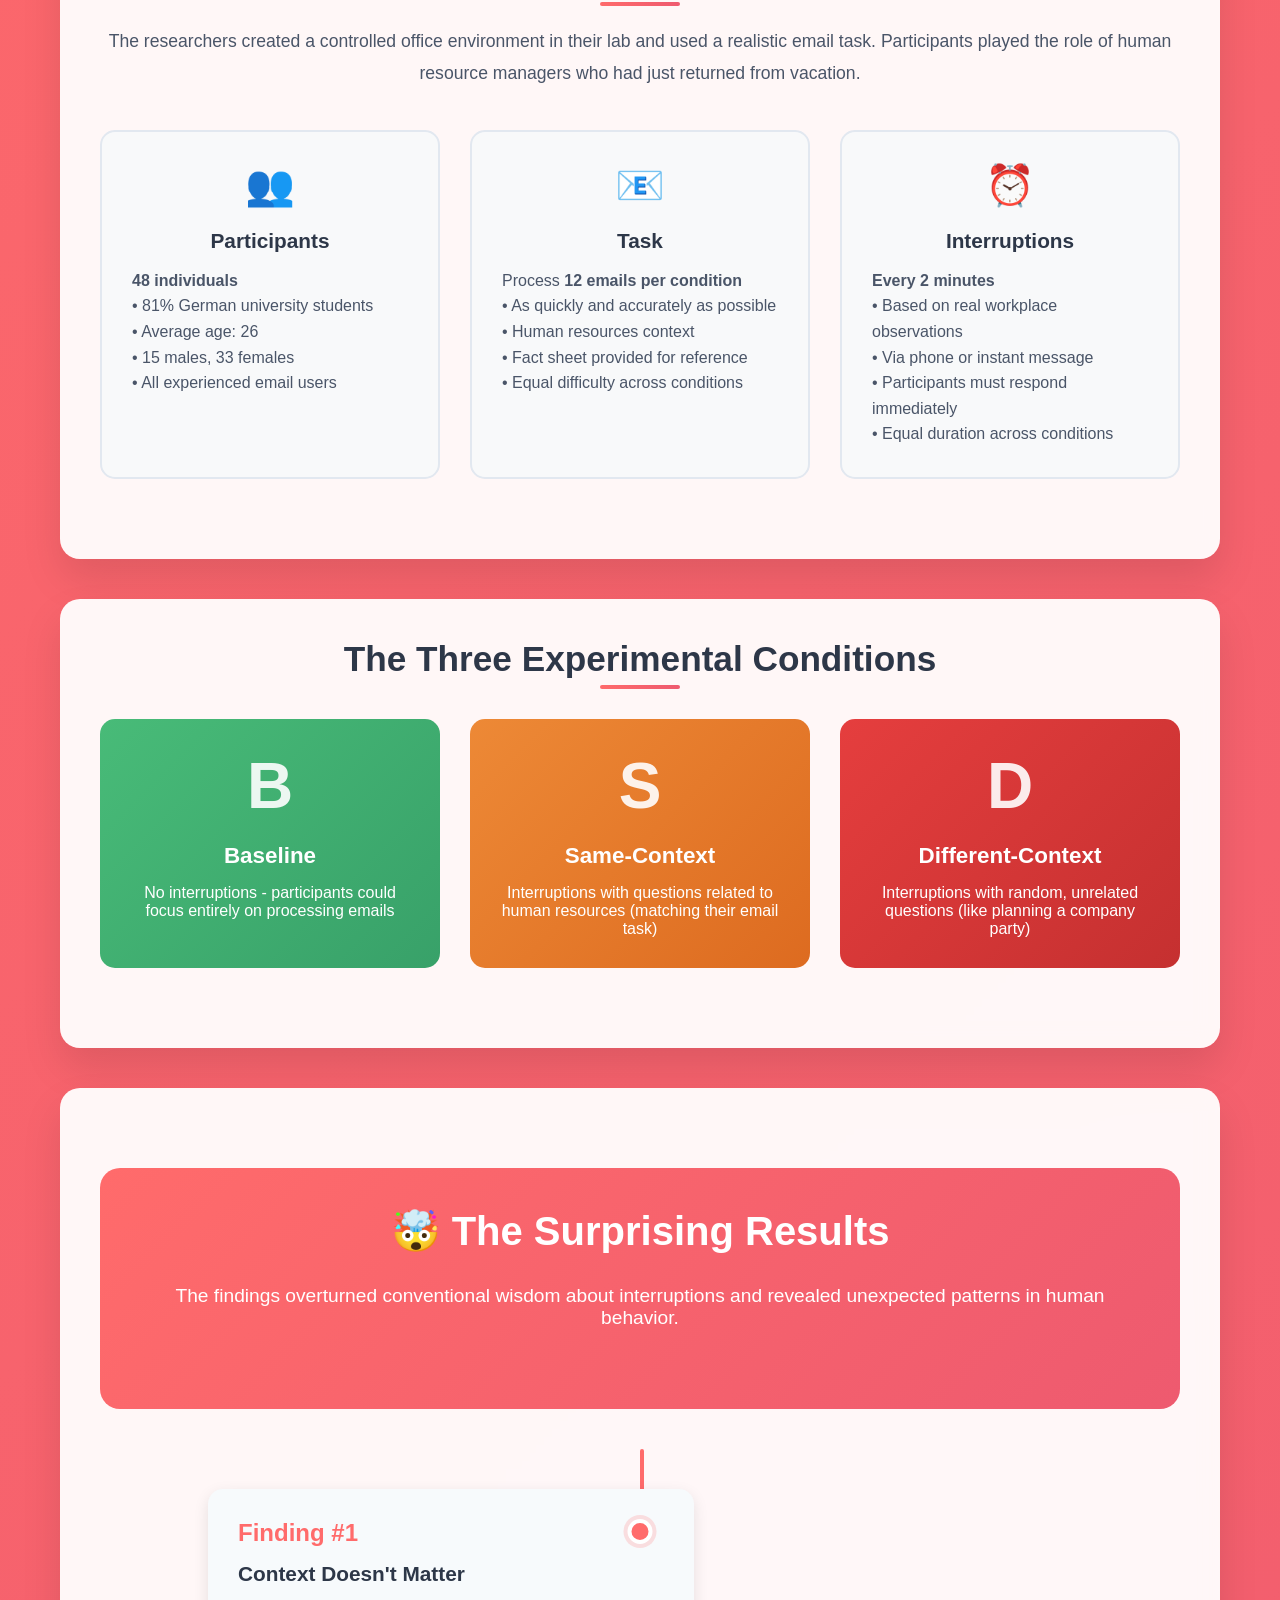
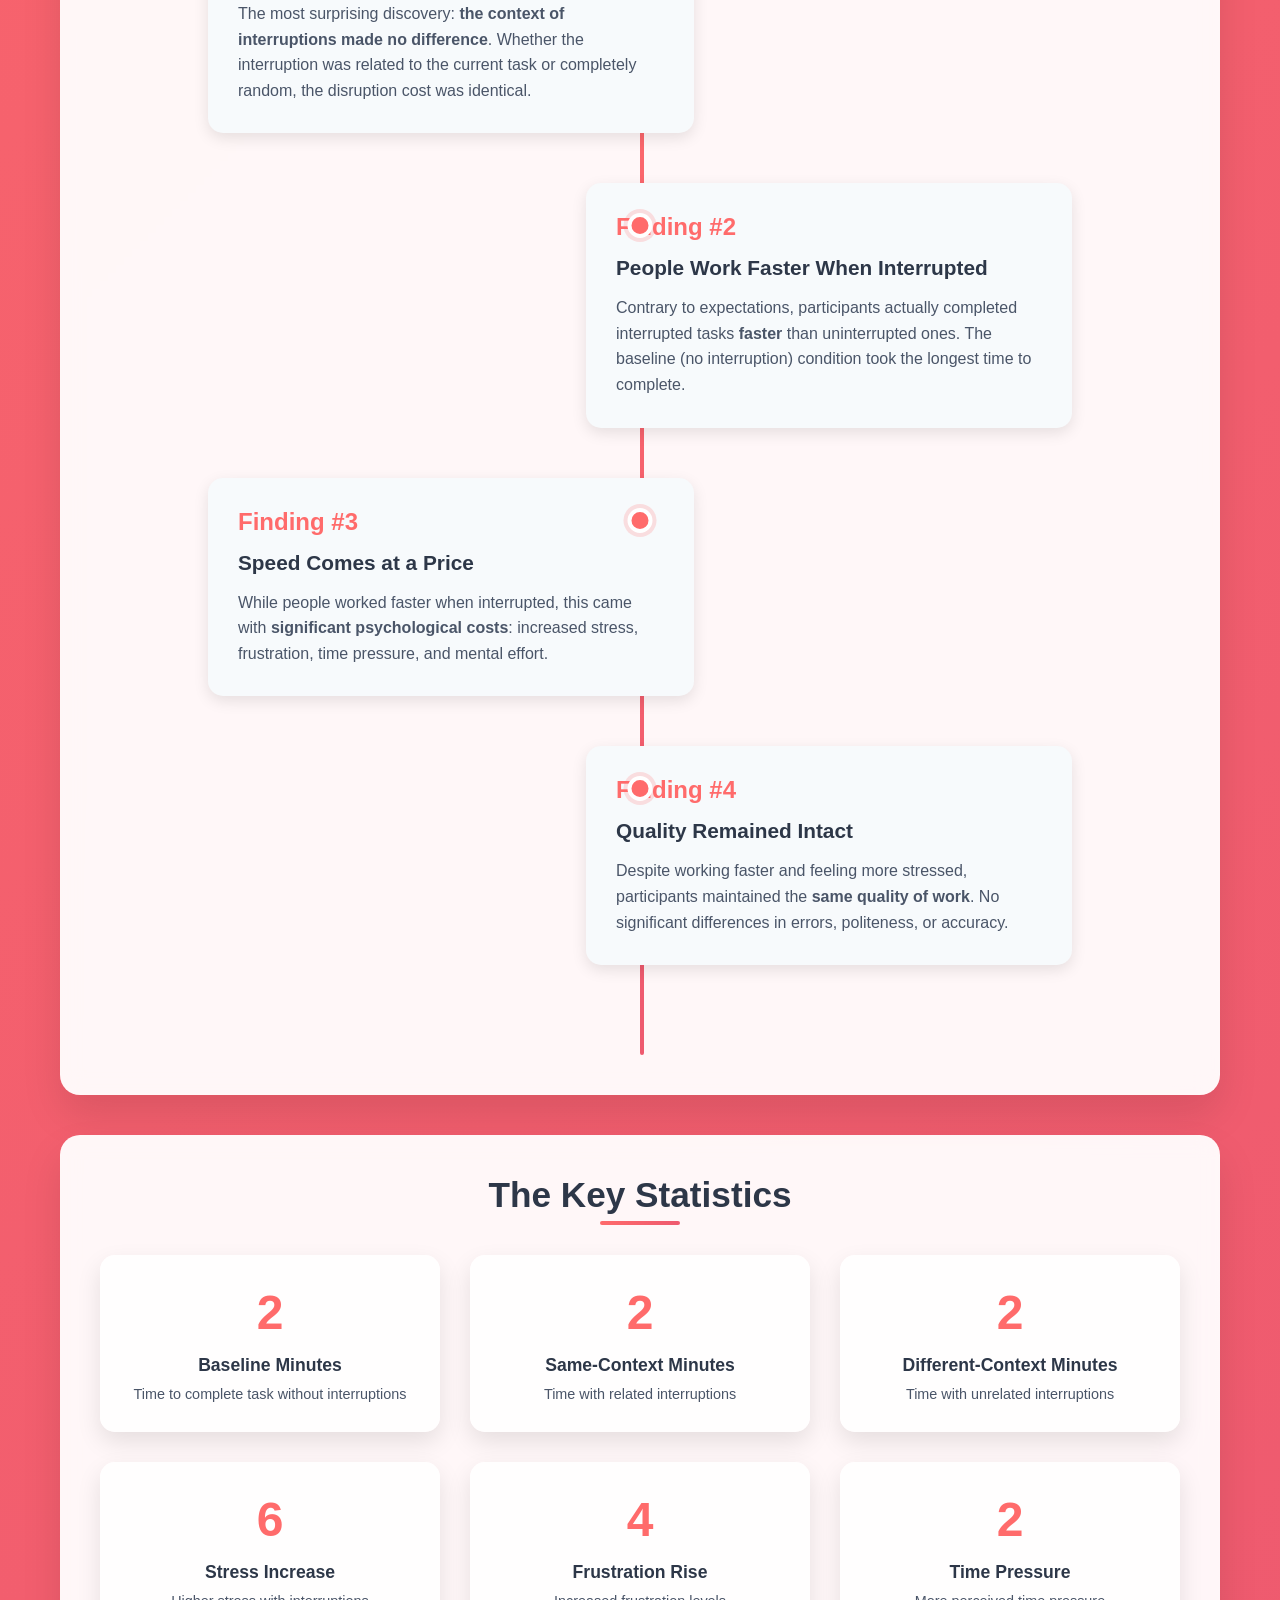
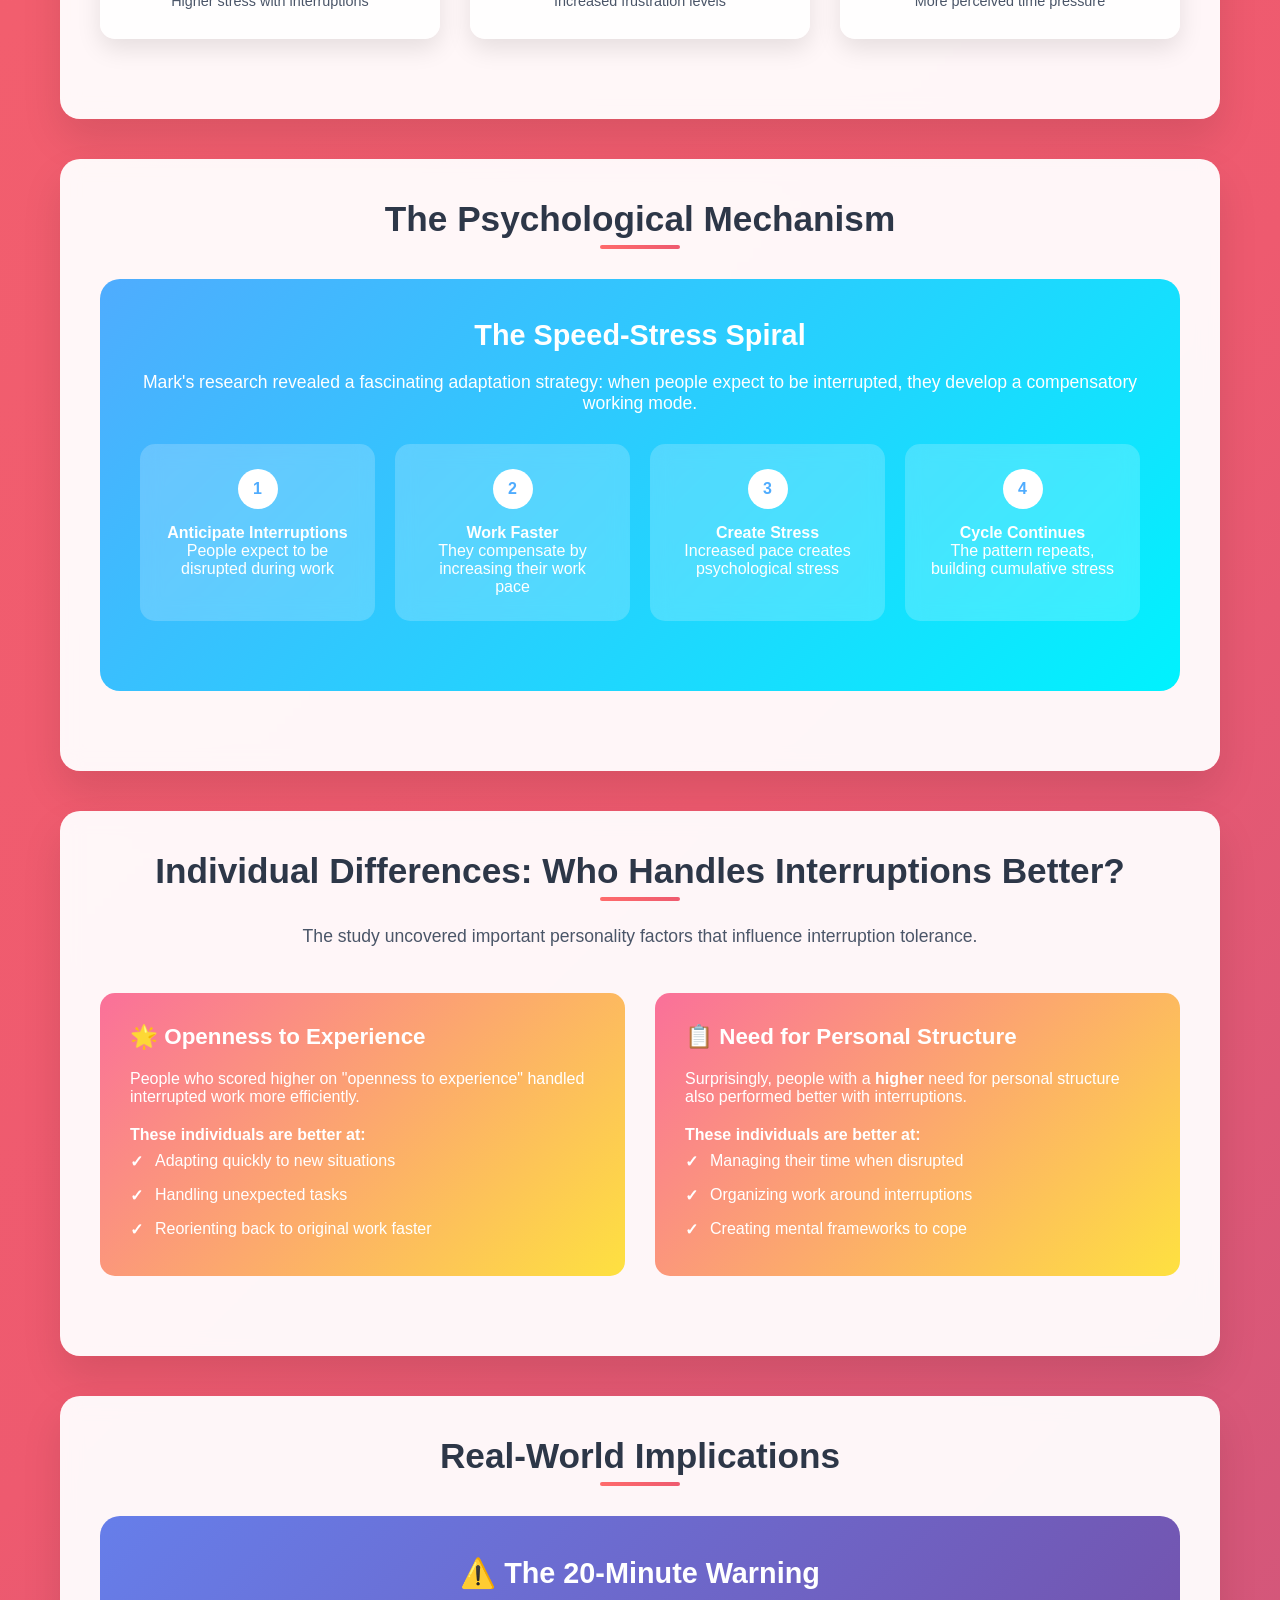
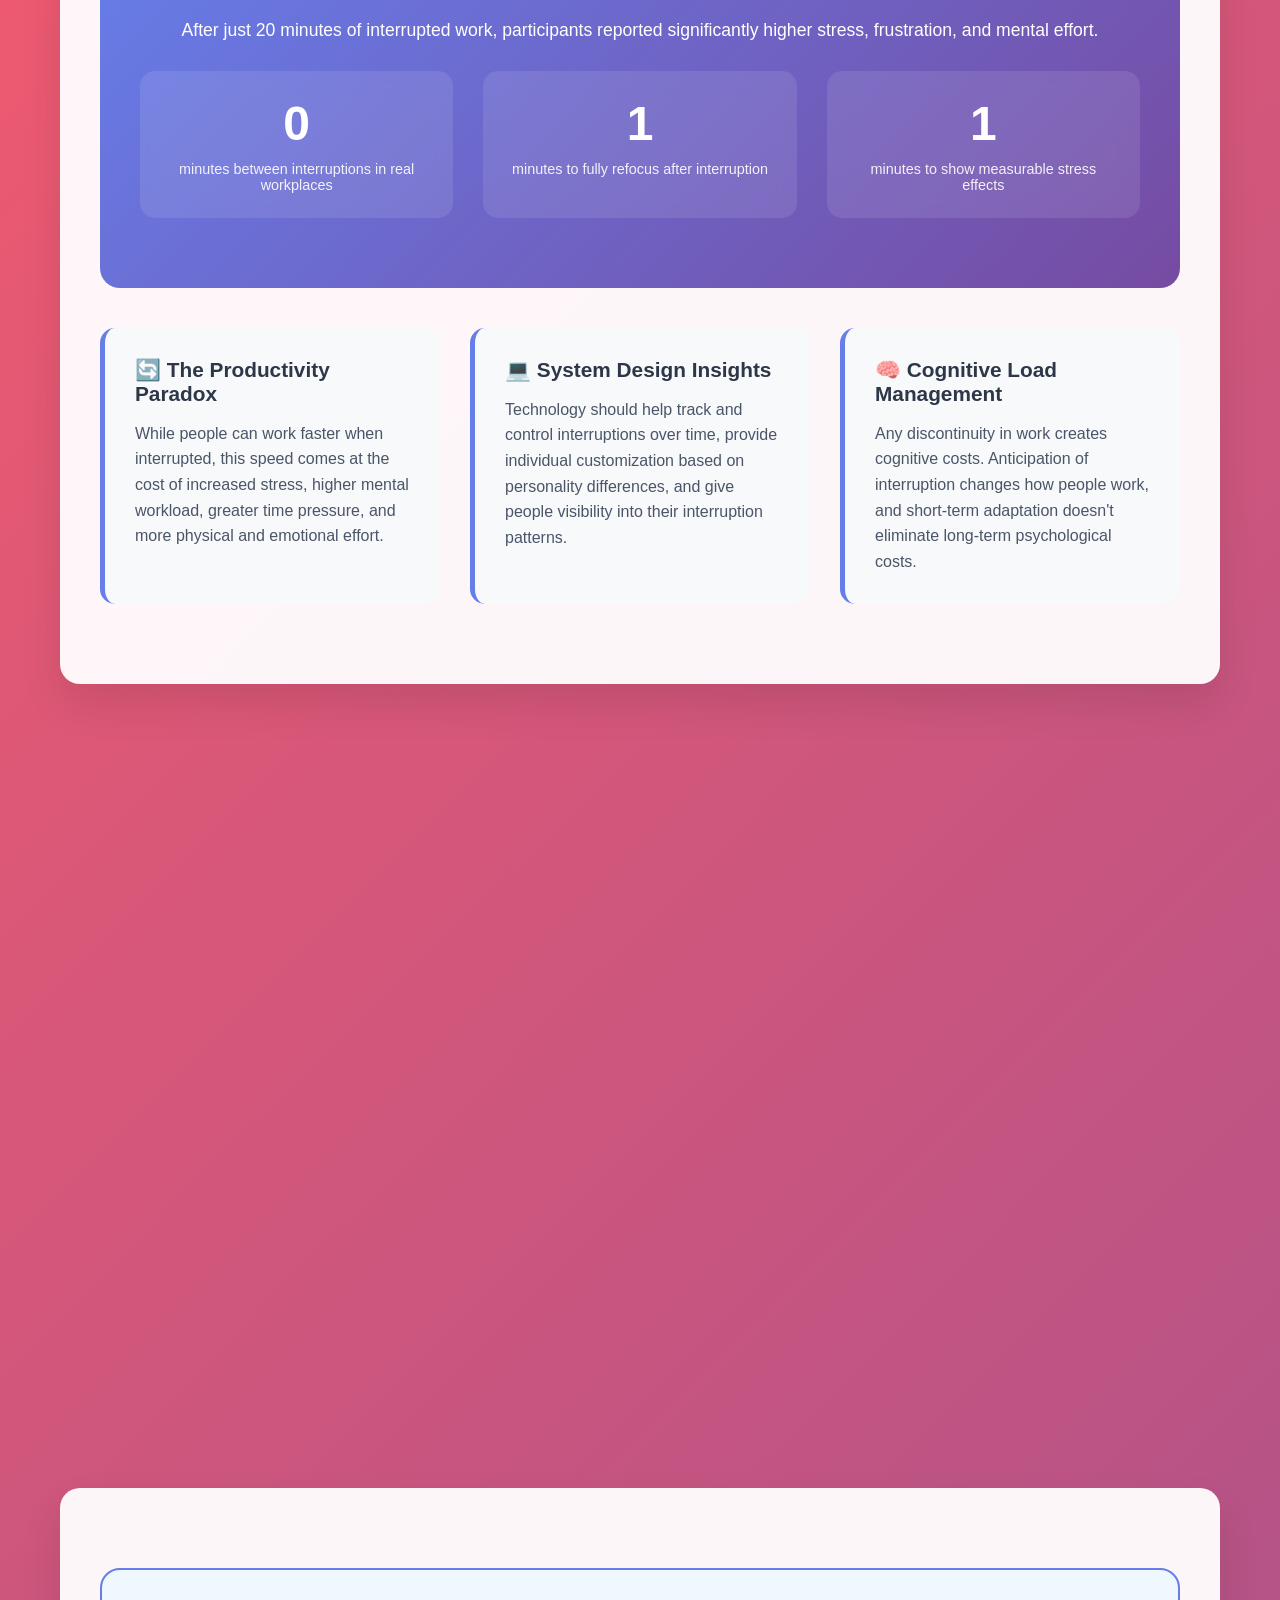
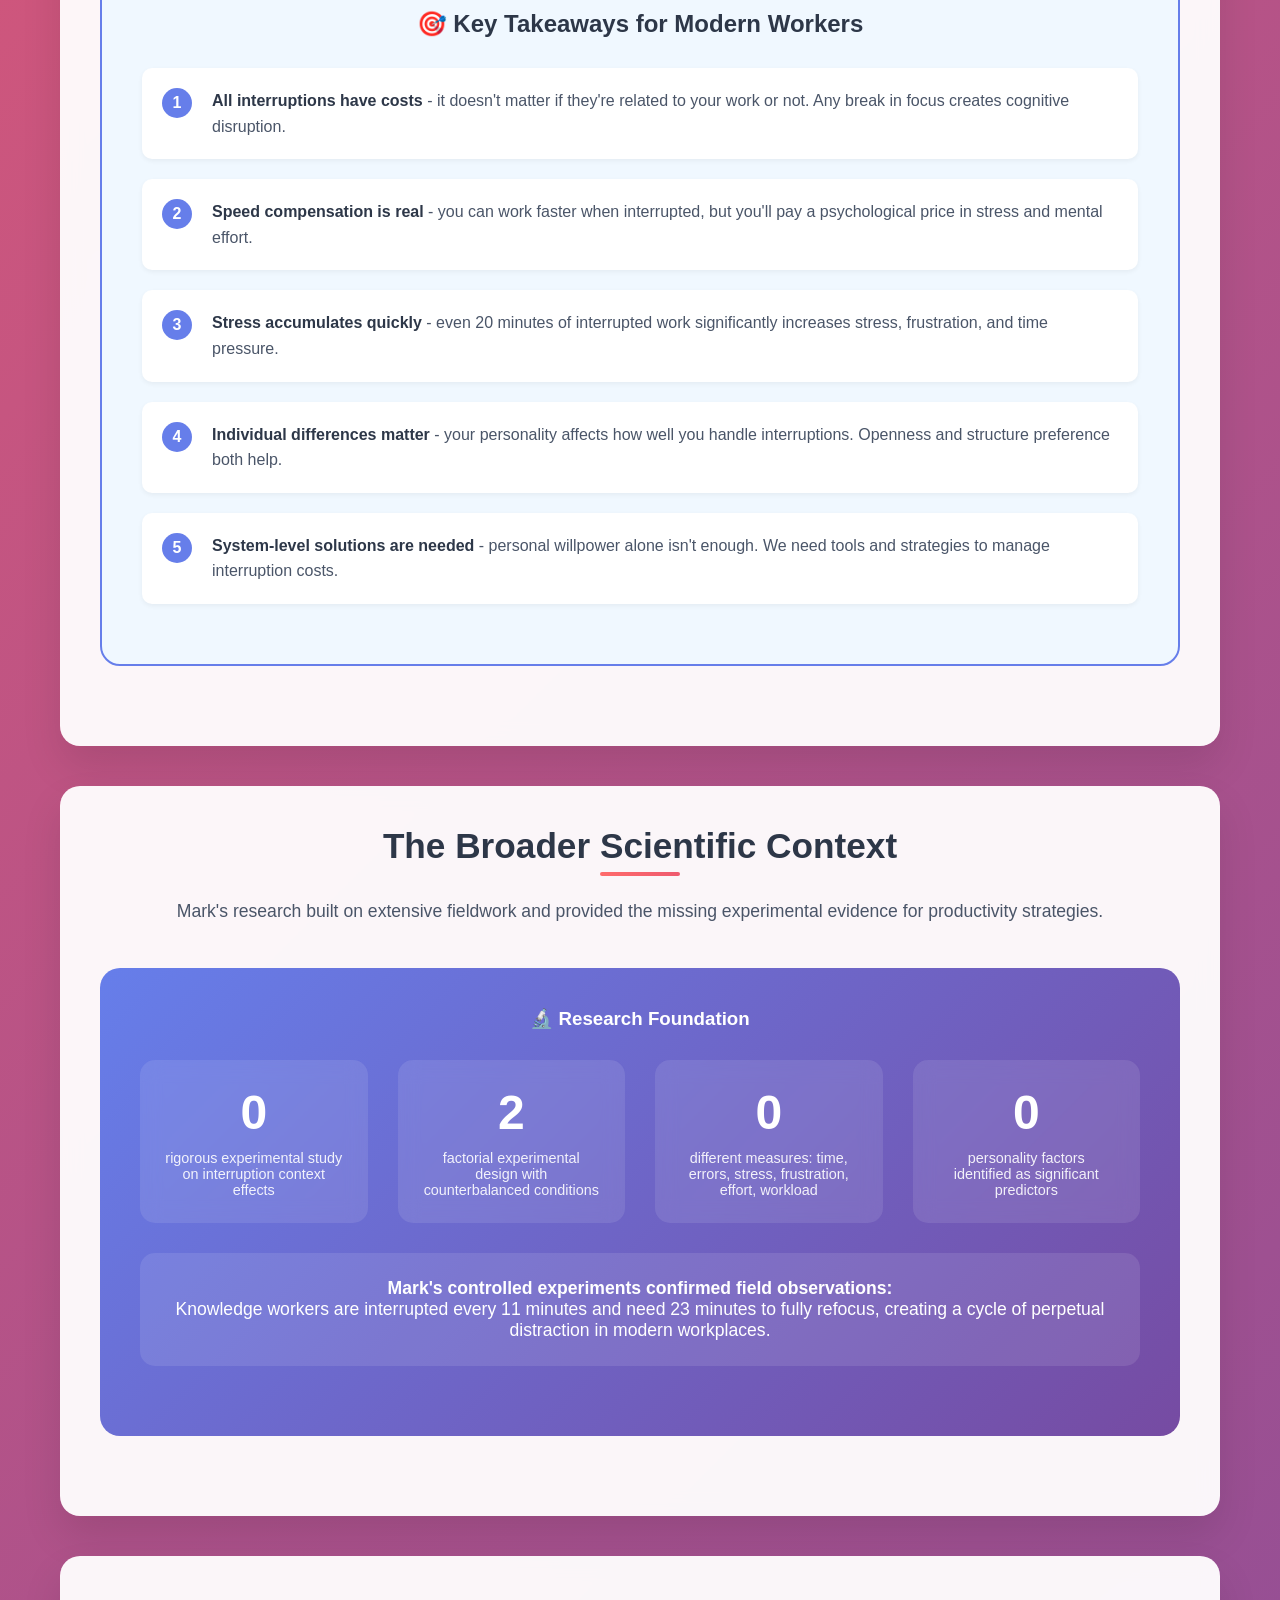
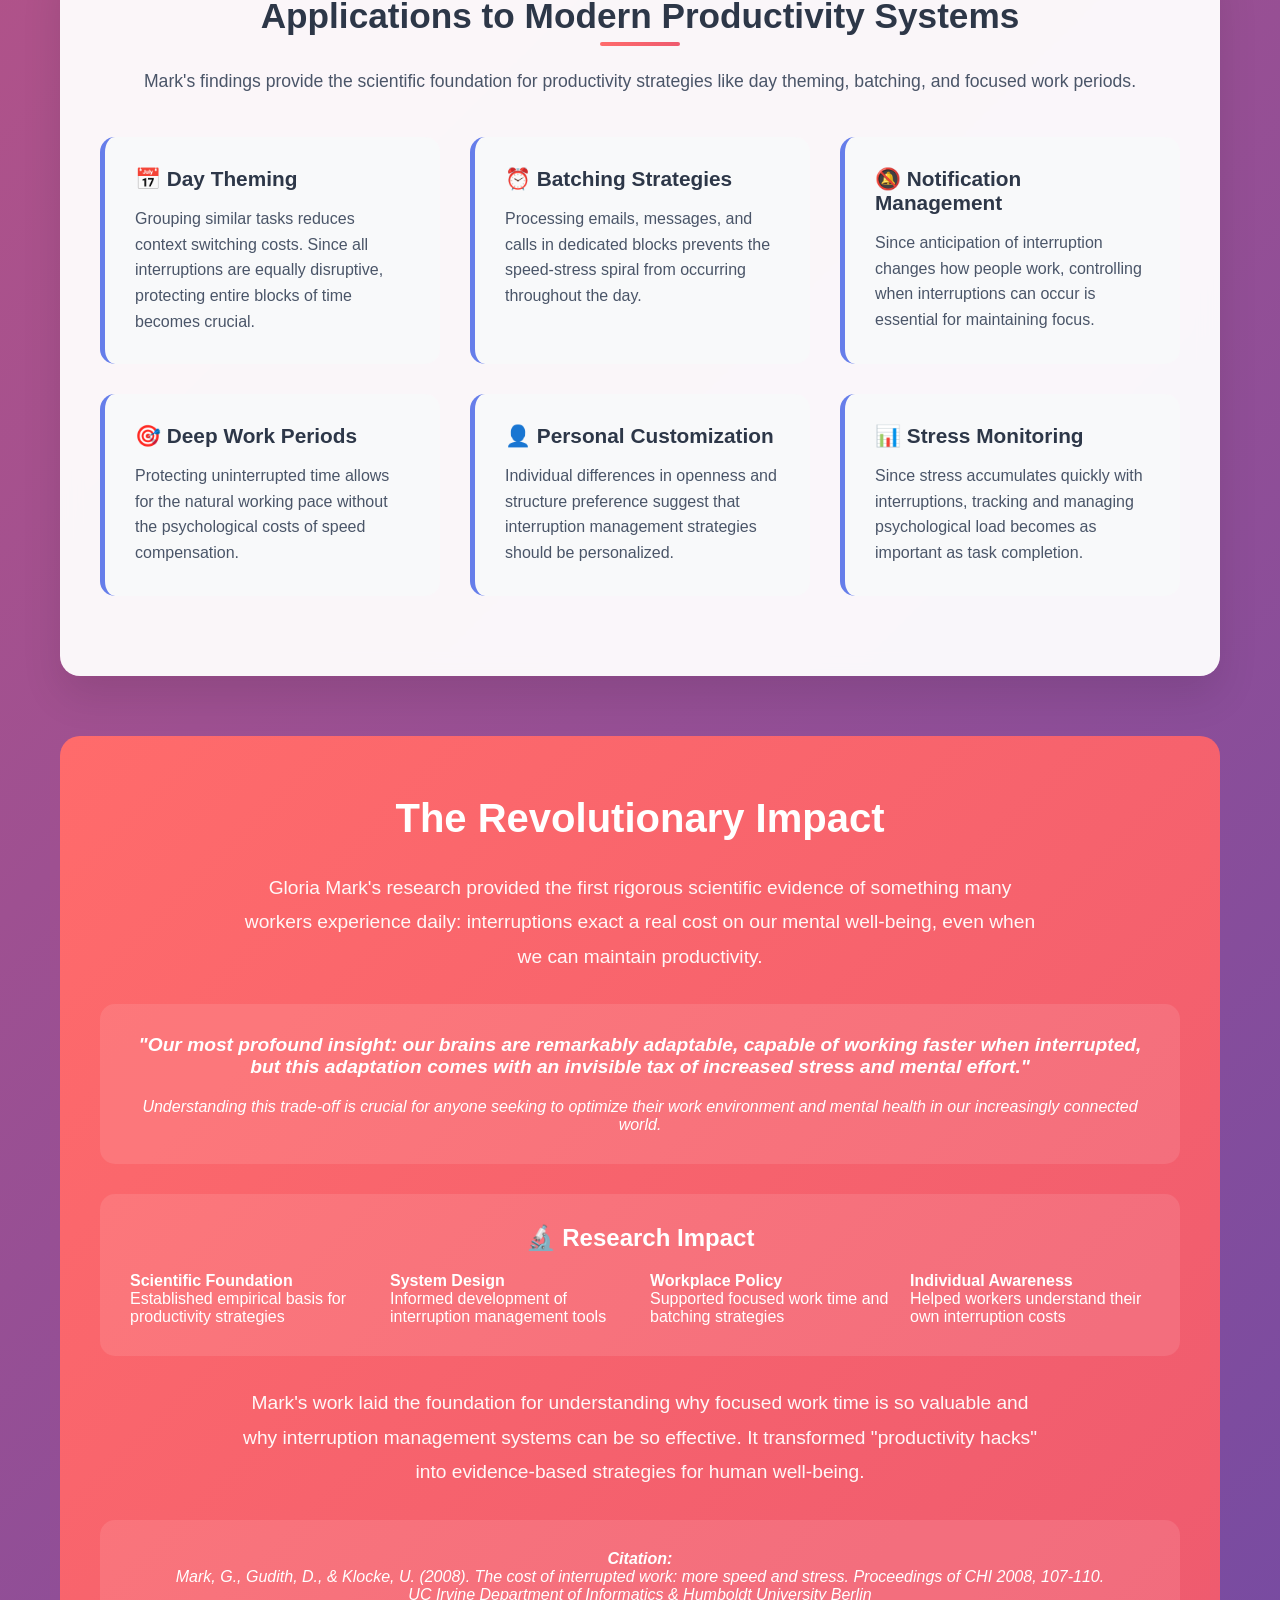
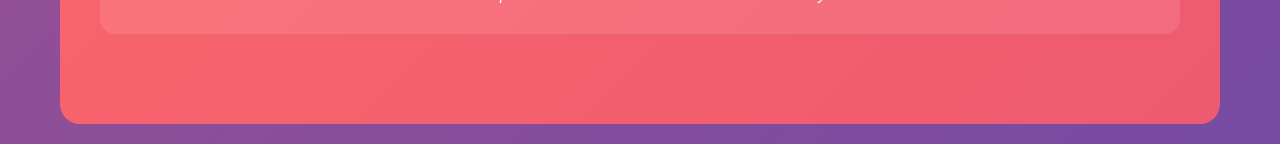
<file: interrupted-work.html>
<!DOCTYPE html>
<html lang="en">
<head>
    <meta charset="UTF-8">
    <meta name="viewport" content="width=device-width, initial-scale=1.0">
    <title>The Cost of Interrupted Work - Gloria Mark's Research</title>
    <style>
        * {
            margin: 0;
            padding: 0;
            box-sizing: border-box;
        }

        body {
            font-family: 'Inter', -apple-system, BlinkMacSystemFont, 'Segoe UI', sans-serif;
            background: linear-gradient(135deg, #ff6b6b 0%, #ee5a6f 50%, #764ba2 100%);
            min-height: 100vh;
            overflow-x: hidden;
        }

        .container {
            max-width: 1200px;
            margin: 0 auto;
            padding: 20px;
        }

        .header {
            text-align: center;
            color: white;
            margin-bottom: 60px;
            animation: fadeInUp 1s ease-out;
        }

        .header h1 {
            font-size: clamp(2.5rem, 5vw, 4rem);
            font-weight: 800;
            margin-bottom: 20px;
            background: linear-gradient(45deg, #fff, #ffe4e6);
            -webkit-background-clip: text;
            -webkit-text-fill-color: transparent;
            background-clip: text;
        }

        .header p {
            font-size: 1.3rem;
            opacity: 0.9;
            max-width: 700px;
            margin: 0 auto 20px;
        }

        .researcher-info {
            background: rgba(255, 255, 255, 0.2);
            padding: 20px;
            border-radius: 15px;
            backdrop-filter: blur(10px);
            margin: 20px auto;
            max-width: 600px;
        }

        .section {
            background: rgba(255, 255, 255, 0.95);
            backdrop-filter: blur(10px);
            border-radius: 20px;
            margin-bottom: 40px;
            padding: 40px;
            box-shadow: 0 20px 40px rgba(0, 0, 0, 0.1);
            opacity: 0;
            transform: translateY(50px);
            transition: all 0.6s ease;
        }

        .section.visible {
            opacity: 1;
            transform: translateY(0);
        }

        .section-title {
            font-size: 2.2rem;
            font-weight: 700;
            color: #2d3748;
            margin-bottom: 30px;
            text-align: center;
            position: relative;
        }

        .section-title::after {
            content: '';
            width: 80px;
            height: 4px;
            background: linear-gradient(45deg, #ff6b6b, #ee5a6f);
            position: absolute;
            bottom: -10px;
            left: 50%;
            transform: translateX(-50%);
            border-radius: 2px;
        }

        .intro-text {
            font-size: 1.1rem;
            line-height: 1.8;
            color: #4a5568;
            margin-bottom: 30px;
            text-align: center;
        }

        .research-timeline {
            background: linear-gradient(135deg, #667eea, #764ba2);
            color: white;
            padding: 40px;
            border-radius: 20px;
            margin: 40px 0;
            position: relative;
            overflow: hidden;
        }

        .research-timeline::before {
            content: '';
            position: absolute;
            top: -50%;
            right: -50%;
            width: 100%;
            height: 100%;
            background: rgba(255, 255, 255, 0.1);
            border-radius: 50%;
            transform: rotate(45deg);
        }

        .timeline-content {
            position: relative;
            z-index: 2;
        }

        .year {
            font-size: 3rem;
            font-weight: 800;
            text-align: center;
            margin-bottom: 20px;
        }

        .question-box {
            background: linear-gradient(135deg, #4facfe 0%, #00f2fe 100%);
            color: white;
            padding: 30px;
            border-radius: 15px;
            margin: 30px 0;
            text-align: center;
            position: relative;
        }

        .question-box::before {
            content: '?';
            position: absolute;
            top: -15px;
            left: 50%;
            transform: translateX(-50%);
            width: 40px;
            height: 40px;
            background: #fff;
            color: #4facfe;
            border-radius: 50%;
            display: flex;
            align-items: center;
            justify-content: center;
            font-size: 1.5rem;
            font-weight: bold;
        }

        .question-title {
            font-size: 1.5rem;
            font-weight: 700;
            margin-bottom: 15px;
            margin-top: 10px;
        }

        .experiment-setup {
            display: grid;
            grid-template-columns: repeat(auto-fit, minmax(300px, 1fr));
            gap: 30px;
            margin: 40px 0;
        }

        .setup-card {
            background: #f8f9fa;
            border: 2px solid #e2e8f0;
            padding: 30px;
            border-radius: 15px;
            transition: all 0.3s ease;
        }

        .setup-card:hover {
            border-color: #667eea;
            box-shadow: 0 10px 25px rgba(102, 126, 234, 0.1);
        }

        .setup-icon {
            font-size: 2.5rem;
            text-align: center;
            margin-bottom: 20px;
        }

        .setup-title {
            color: #2d3748;
            font-size: 1.3rem;
            font-weight: 700;
            margin-bottom: 15px;
            text-align: center;
        }

        .setup-details {
            color: #4a5568;
            line-height: 1.6;
        }

        .conditions-grid {
            display: grid;
            grid-template-columns: repeat(auto-fit, minmax(300px, 1fr));
            gap: 30px;
            margin: 40px 0;
        }

        .condition-card {
            padding: 30px;
            border-radius: 15px;
            color: white;
            text-align: center;
            position: relative;
            overflow: hidden;
        }

        .condition-baseline {
            background: linear-gradient(135deg, #48bb78, #38a169);
        }

        .condition-same {
            background: linear-gradient(135deg, #ed8936, #dd6b20);
        }

        .condition-different {
            background: linear-gradient(135deg, #e53e3e, #c53030);
        }

        .condition-letter {
            font-size: 4rem;
            font-weight: 800;
            margin-bottom: 20px;
            opacity: 0.9;
        }

        .condition-title {
            font-size: 1.4rem;
            font-weight: 700;
            margin-bottom: 15px;
        }

        .surprising-results {
            background: linear-gradient(135deg, #ff6b6b, #ee5a6f);
            color: white;
            padding: 40px;
            border-radius: 20px;
            margin: 40px 0;
            text-align: center;
        }

        .results-grid {
            display: grid;
            grid-template-columns: repeat(auto-fit, minmax(250px, 1fr));
            gap: 30px;
            margin: 40px 0;
        }

        .result-card {
            background: rgba(255, 255, 255, 0.95);
            color: #2d3748;
            padding: 30px;
            border-radius: 15px;
            text-align: center;
            box-shadow: 0 10px 25px rgba(0, 0, 0, 0.1);
            transition: transform 0.3s ease;
        }

        .result-card:hover {
            transform: translateY(-10px);
        }

        .result-number {
            font-size: 3rem;
            font-weight: 800;
            color: #ff6b6b;
            margin-bottom: 15px;
        }

        .result-label {
            font-size: 1.1rem;
            font-weight: 600;
            margin-bottom: 10px;
        }

        .result-desc {
            color: #4a5568;
            font-size: 0.9rem;
        }

        .findings-timeline {
            position: relative;
            padding: 40px 0;
        }

        .findings-timeline::before {
            content: '';
            position: absolute;
            left: 50%;
            top: 0;
            bottom: 0;
            width: 4px;
            background: linear-gradient(180deg, #ff6b6b, #ee5a6f);
            border-radius: 2px;
        }

        .finding-item {
            display: flex;
            margin-bottom: 50px;
            position: relative;
        }

        .finding-item:nth-child(even) {
            flex-direction: row-reverse;
        }

        .finding-content {
            width: 45%;
            background: #f7fafc;
            padding: 30px;
            border-radius: 15px;
            box-shadow: 0 5px 15px rgba(0, 0, 0, 0.1);
            position: relative;
        }

        .finding-item:nth-child(even) .finding-content {
            margin-right: 10%;
        }

        .finding-item:nth-child(odd) .finding-content {
            margin-left: 10%;
        }

        .finding-number {
            font-weight: 800;
            color: #ff6b6b;
            font-size: 1.5rem;
            margin-bottom: 15px;
        }

        .finding-title {
            font-size: 1.3rem;
            font-weight: 700;
            color: #2d3748;
            margin-bottom: 15px;
        }

        .finding-desc {
            color: #4a5568;
            line-height: 1.6;
        }

        .finding-dot {
            width: 25px;
            height: 25px;
            background: #ff6b6b;
            border-radius: 50%;
            position: absolute;
            left: 50%;
            top: 30px;
            transform: translateX(-50%);
            border: 4px solid white;
            box-shadow: 0 0 0 4px rgba(255, 107, 107, 0.2);
        }

        .mechanism-box {
            background: linear-gradient(135deg, #4facfe 0%, #00f2fe 100%);
            color: white;
            padding: 40px;
            border-radius: 20px;
            margin: 40px 0;
        }

        .speed-stress-cycle {
            display: grid;
            grid-template-columns: repeat(auto-fit, minmax(200px, 1fr));
            gap: 20px;
            margin: 30px 0;
        }

        .cycle-step {
            background: rgba(255, 255, 255, 0.2);
            padding: 25px;
            border-radius: 15px;
            text-align: center;
            backdrop-filter: blur(10px);
            position: relative;
        }

        .cycle-number {
            width: 40px;
            height: 40px;
            background: white;
            color: #4facfe;
            border-radius: 50%;
            display: flex;
            align-items: center;
            justify-content: center;
            font-weight: 700;
            margin: 0 auto 15px;
        }

        .personality-grid {
            display: grid;
            grid-template-columns: repeat(auto-fit, minmax(350px, 1fr));
            gap: 30px;
            margin: 40px 0;
        }

        .personality-card {
            background: linear-gradient(135deg, #fa709a 0%, #fee140 100%);
            color: white;
            padding: 30px;
            border-radius: 15px;
        }

        .personality-title {
            font-size: 1.4rem;
            font-weight: 700;
            margin-bottom: 20px;
        }

        .personality-traits {
            list-style: none;
            padding: 0;
        }

        .personality-traits li {
            padding: 8px 0;
            padding-left: 25px;
            position: relative;
        }

        .personality-traits li::before {
            content: '✓';
            position: absolute;
            left: 0;
            font-weight: bold;
        }

        .implications-grid {
            display: grid;
            grid-template-columns: repeat(auto-fit, minmax(300px, 1fr));
            gap: 30px;
            margin: 40px 0;
        }

        .implication-card {
            background: #f8f9fa;
            border-left: 5px solid #667eea;
            padding: 30px;
            border-radius: 15px;
        }

        .implication-title {
            color: #2d3748;
            font-size: 1.3rem;
            font-weight: 700;
            margin-bottom: 15px;
        }

        .implication-desc {
            color: #4a5568;
            line-height: 1.6;
        }

        .key-stats {
            background: linear-gradient(135deg, #667eea, #764ba2);
            color: white;
            padding: 40px;
            border-radius: 20px;
            margin: 40px 0;
        }

        .stats-grid {
            display: grid;
            grid-template-columns: repeat(auto-fit, minmax(200px, 1fr));
            gap: 30px;
            margin: 30px 0;
        }

        .stat-item {
            text-align: center;
            background: rgba(255, 255, 255, 0.1);
            padding: 25px;
            border-radius: 15px;
            backdrop-filter: blur(10px);
        }

        .stat-big-number {
            font-size: 3rem;
            font-weight: 800;
            margin-bottom: 10px;
        }

        .stat-context {
            font-size: 0.9rem;
            opacity: 0.9;
        }

        .takeaways-list {
            background: #f0f8ff;
            border: 2px solid #667eea;
            padding: 40px;
            border-radius: 20px;
            margin: 40px 0;
        }

        .takeaways-list h3 {
            color: #2d3748;
            font-size: 1.5rem;
            text-align: center;
            margin-bottom: 30px;
        }

        .takeaway-item {
            display: flex;
            align-items: flex-start;
            margin-bottom: 20px;
            padding: 20px;
            background: white;
            border-radius: 10px;
            box-shadow: 0 2px 5px rgba(0, 0, 0, 0.05);
        }

        .takeaway-number {
            background: #667eea;
            color: white;
            width: 30px;
            height: 30px;
            border-radius: 50%;
            display: flex;
            align-items: center;
            justify-content: center;
            font-weight: 700;
            margin-right: 20px;
            flex-shrink: 0;
        }

        .takeaway-text {
            color: #4a5568;
            line-height: 1.6;
        }

        .takeaway-text strong {
            color: #2d3748;
        }

        .conclusion-section {
            background: linear-gradient(135deg, #ff6b6b 0%, #ee5a6f 100%);
            color: white;
            text-align: center;
            padding: 60px 40px;
            border-radius: 20px;
            margin-top: 60px;
        }

        .conclusion-title {
            font-size: 2.5rem;
            font-weight: 800;
            margin-bottom: 30px;
        }

        .conclusion-text {
            font-size: 1.2rem;
            line-height: 1.8;
            max-width: 800px;
            margin: 0 auto 30px;
            opacity: 0.95;
        }

        .citation-box {
            background: rgba(255, 255, 255, 0.1);
            padding: 30px;
            border-radius: 15px;
            margin: 30px 0;
            font-style: italic;
            text-align: center;
        }

        @keyframes fadeInUp {
            from {
                opacity: 0;
                transform: translateY(30px);
            }
            to {
                opacity: 1;
                transform: translateY(0);
            }
        }

        @keyframes pulse {
            0%, 100% { transform: scale(1); }
            50% { transform: scale(1.05); }
        }

        .pulse-animation {
            animation: pulse 2s infinite;
        }

        @media (max-width: 768px) {
            .findings-timeline::before {
                left: 20px;
            }

            .finding-item {
                flex-direction: column !important;
            }

            .finding-content {
                width: 100% !important;
                margin-left: 40px !important;
                margin-right: 0 !important;
            }

            .finding-dot {
                left: 20px !important;
            }
        }
    </style>
</head>
<body>
    <div class="container">
        <div class="header">
            <h1>The Cost of Interrupted Work</h1>
            <p>Gloria Mark's Groundbreaking Research on Workplace Interruptions</p>
            <div class="researcher-info">
                <strong>Dr. Gloria Mark</strong> - UC Irvine Department of Informatics<br>
                <em>Published in Proceedings of CHI 2008</em>
            </div>
        </div>

        <div class="section">
            <h2 class="section-title">The Research Background</h2>
            <div class="research-timeline">
                <div class="timeline-content">
                    <div class="year">2008</div>
                    <p style="text-align: center; font-size: 1.2rem; margin-bottom: 20px;">
                        Dr. Gloria Mark and her team published landmark research that fundamentally changed how we understand workplace interruptions.
                    </p>
                    <p style="text-align: center; opacity: 0.9;">
                        Their study provided the first empirical evidence of what many knowledge workers intuitively felt: constant interruptions are taking a serious toll on both productivity and well-being.
                    </p>
                </div>
            </div>
        </div>

        <div class="section">
            <h2 class="section-title">The Research Question</h2>
            <div class="question-box">
                <div class="question-title">Does the context of an interruption matter?</div>
                <p>Mark's study aimed to resolve conflicting ideas about interruptions in the workplace. Previous research had produced mixed results—some studies suggested interruptions could be beneficial, while others described them as harmful.</p>
            </div>

            <div class="intro-text">
                <strong>Specifically, the researchers wanted to understand:</strong>
            </div>

            <div class="experiment-setup">
                <div class="setup-card">
                    <div class="setup-icon">🎯</div>
                    <div class="setup-title">Context Impact</div>
                    <div class="setup-details">Whether interruptions related to your current task are less disruptive than unrelated ones</div>
                </div>
                <div class="setup-card">
                    <div class="setup-icon">😰</div>
                    <div class="setup-title">Stress Effects</div>
                    <div class="setup-details">How interrupted work affects stress levels and mental state</div>
                </div>
                <div class="setup-card">
                    <div class="setup-icon">👤</div>
                    <div class="setup-title">Individual Factors</div>
                    <div class="setup-details">What personality traits might influence how well people handle interruptions</div>
                </div>
            </div>
        </div>

        <div class="section">
            <h2 class="section-title">The Experimental Design</h2>
            <p class="intro-text">
                The researchers created a controlled office environment in their lab and used a realistic email task. Participants played the role of human resource managers who had just returned from vacation.
            </p>

            <div class="experiment-setup">
                <div class="setup-card">
                    <div class="setup-icon">👥</div>
                    <div class="setup-title">Participants</div>
                    <div class="setup-details">
                        <strong>48 individuals</strong><br>
                        • 81% German university students<br>
                        • Average age: 26<br>
                        • 15 males, 33 females<br>
                        • All experienced email users
                    </div>
                </div>
                <div class="setup-card">
                    <div class="setup-icon">📧</div>
                    <div class="setup-title">Task</div>
                    <div class="setup-details">
                        Process <strong>12 emails per condition</strong><br>
                        • As quickly and accurately as possible<br>
                        • Human resources context<br>
                        • Fact sheet provided for reference<br>
                        • Equal difficulty across conditions
                    </div>
                </div>
                <div class="setup-card">
                    <div class="setup-icon">⏰</div>
                    <div class="setup-title">Interruptions</div>
                    <div class="setup-details">
                        <strong>Every 2 minutes</strong><br>
                        • Based on real workplace observations<br>
                        • Via phone or instant message<br>
                        • Participants must respond immediately<br>
                        • Equal duration across conditions
                    </div>
                </div>
            </div>
        </div>

        <div class="section">
            <h2 class="section-title">The Three Experimental Conditions</h2>
            <div class="conditions-grid">
                <div class="condition-card condition-baseline">
                    <div class="condition-letter">B</div>
                    <div class="condition-title">Baseline</div>
                    <p>No interruptions - participants could focus entirely on processing emails</p>
                </div>
                <div class="condition-card condition-same">
                    <div class="condition-letter">S</div>
                    <div class="condition-title">Same-Context</div>
                    <p>Interruptions with questions related to human resources (matching their email task)</p>
                </div>
                <div class="condition-card condition-different">
                    <div class="condition-letter">D</div>
                    <div class="condition-title">Different-Context</div>
                    <p>Interruptions with random, unrelated questions (like planning a company party)</p>
                </div>
            </div>
        </div>

        <div class="section">
            <div class="surprising-results">
                <h2 style="margin-bottom: 30px; font-size: 2.5rem;">🤯 The Surprising Results</h2>
                <p style="font-size: 1.2rem; margin-bottom: 40px;">
                    The findings overturned conventional wisdom about interruptions and revealed unexpected patterns in human behavior.
                </p>
            </div>

            <div class="findings-timeline">
                <div class="finding-item">
                    <div class="finding-content">
                        <div class="finding-number">Finding #1</div>
                        <div class="finding-title">Context Doesn't Matter</div>
                        <div class="finding-desc">
                            The most surprising discovery: <strong>the context of interruptions made no difference</strong>. Whether the interruption was related to the current task or completely random, the disruption cost was identical.
                        </div>
                    </div>
                    <div class="finding-dot"></div>
                </div>

                <div class="finding-item">
                    <div class="finding-content">
                        <div class="finding-number">Finding #2</div>
                        <div class="finding-title">People Work Faster When Interrupted</div>
                        <div class="finding-desc">
                            Contrary to expectations, participants actually completed interrupted tasks <strong>faster</strong> than uninterrupted ones. The baseline (no interruption) condition took the longest time to complete.
                        </div>
                    </div>
                    <div class="finding-dot"></div>
                </div>

                <div class="finding-item">
                    <div class="finding-content">
                        <div class="finding-number">Finding #3</div>
                        <div class="finding-title">Speed Comes at a Price</div>
                        <div class="finding-desc">
                            While people worked faster when interrupted, this came with <strong>significant psychological costs</strong>: increased stress, frustration, time pressure, and mental effort.
                        </div>
                    </div>
                    <div class="finding-dot"></div>
                </div>

                <div class="finding-item">
                    <div class="finding-content">
                        <div class="finding-number">Finding #4</div>
                        <div class="finding-title">Quality Remained Intact</div>
                        <div class="finding-desc">
                            Despite working faster and feeling more stressed, participants maintained the <strong>same quality of work</strong>. No significant differences in errors, politeness, or accuracy.
                        </div>
                    </div>
                    <div class="finding-dot"></div>
                </div>
            </div>
        </div>

        <div class="section">
            <h2 class="section-title">The Key Statistics</h2>
            <div class="results-grid">
                <div class="result-card">
                    <div class="result-number">22.77</div>
                    <div class="result-label">Baseline Minutes</div>
                    <div class="result-desc">Time to complete task without interruptions</div>
                </div>
                <div class="result-card">
                    <div class="result-number">20.31</div>
                    <div class="result-label">Same-Context Minutes</div>
                    <div class="result-desc">Time with related interruptions</div>
                </div>
                <div class="result-card">
                    <div class="result-number">20.60</div>
                    <div class="result-label">Different-Context Minutes</div>
                    <div class="result-desc">Time with unrelated interruptions</div>
                </div>
                <div class="result-card pulse-animation">
                    <div class="result-number">+67%</div>
                    <div class="result-label">Stress Increase</div>
                    <div class="result-desc">Higher stress with interruptions</div>
                </div>
                <div class="result-card">
                    <div class="result-number">+41%</div>
                    <div class="result-label">Frustration Rise</div>
                    <div class="result-desc">Increased frustration levels</div>
                </div>
                <div class="result-card">
                    <div class="result-number">+25%</div>
                    <div class="result-label">Time Pressure</div>
                    <div class="result-desc">More perceived time pressure</div>
                </div>
            </div>
        </div>

        <div class="section">
            <h2 class="section-title">The Psychological Mechanism</h2>
            <div class="mechanism-box">
                <h3 style="text-align: center; margin-bottom: 20px; font-size: 1.8rem;">The Speed-Stress Spiral</h3>
                <p style="text-align: center; margin-bottom: 30px; font-size: 1.1rem;">
                    Mark's research revealed a fascinating adaptation strategy: when people expect to be interrupted, they develop a compensatory working mode.
                </p>

                <div class="speed-stress-cycle">
                    <div class="cycle-step">
                        <div class="cycle-number">1</div>
                        <h4>Anticipate Interruptions</h4>
                        <p>People expect to be disrupted during work</p>
                    </div>
                    <div class="cycle-step">
                        <div class="cycle-number">2</div>
                        <h4>Work Faster</h4>
                        <p>They compensate by increasing their work pace</p>
                    </div>
                    <div class="cycle-step">
                        <div class="cycle-number">3</div>
                        <h4>Create Stress</h4>
                        <p>Increased pace creates psychological stress</p>
                    </div>
                    <div class="cycle-step">
                        <div class="cycle-number">4</div>
                        <h4>Cycle Continues</h4>
                        <p>The pattern repeats, building cumulative stress</p>
                    </div>
                </div>
            </div>
        </div>

        <div class="section">
            <h2 class="section-title">Individual Differences: Who Handles Interruptions Better?</h2>
            <p class="intro-text">
                The study uncovered important personality factors that influence interruption tolerance.
            </p>

            <div class="personality-grid">
                <div class="personality-card">
                    <div class="personality-title">🌟 Openness to Experience</div>
                    <p style="margin-bottom: 20px;">People who scored higher on "openness to experience" handled interrupted work more efficiently.</p>
                    <strong>These individuals are better at:</strong>
                    <ul class="personality-traits">
                        <li>Adapting quickly to new situations</li>
                        <li>Handling unexpected tasks</li>
                        <li>Reorienting back to original work faster</li>
                    </ul>
                </div>
                <div class="personality-card">
                    <div class="personality-title">📋 Need for Personal Structure</div>
                    <p style="margin-bottom: 20px;">Surprisingly, people with a <strong>higher</strong> need for personal structure also performed better with interruptions.</p>
                    <strong>These individuals are better at:</strong>
                    <ul class="personality-traits">
                        <li>Managing their time when disrupted</li>
                        <li>Organizing work around interruptions</li>
                        <li>Creating mental frameworks to cope</li>
                    </ul>
                </div>
            </div>
        </div>

        <div class="section">
            <h2 class="section-title">Real-World Implications</h2>
            <div class="key-stats">
                <h3 style="text-align: center; margin-bottom: 30px; font-size: 1.8rem;">⚠️ The 20-Minute Warning</h3>
                <p style="text-align: center; margin-bottom: 30px; font-size: 1.1rem;">
                    After just 20 minutes of interrupted work, participants reported significantly higher stress, frustration, and mental effort.
                </p>
                <div class="stats-grid">
                    <div class="stat-item">
                        <div class="stat-big-number">11</div>
                        <div class="stat-context">minutes between interruptions in real workplaces</div>
                    </div>
                    <div class="stat-item">
                        <div class="stat-big-number">23</div>
                        <div class="stat-context">minutes to fully refocus after interruption</div>
                    </div>
                    <div class="stat-item">
                        <div class="stat-big-number">20</div>
                        <div class="stat-context">minutes to show measurable stress effects</div>
                    </div>
                </div>
            </div>

            <div class="implications-grid">
                <div class="implication-card">
                    <div class="implication-title">🔄 The Productivity Paradox</div>
                    <div class="implication-desc">
                        While people can work faster when interrupted, this speed comes at the cost of increased stress, higher mental workload, greater time pressure, and more physical and emotional effort.
                    </div>
                </div>
                <div class="implication-card">
                    <div class="implication-title">💻 System Design Insights</div>
                    <div class="implication-desc">
                        Technology should help track and control interruptions over time, provide individual customization based on personality differences, and give people visibility into their interruption patterns.
                    </div>
                </div>
                <div class="implication-card">
                    <div class="implication-title">🧠 Cognitive Load Management</div>
                    <div class="implication-desc">
                        Any discontinuity in work creates cognitive costs. Anticipation of interruption changes how people work, and short-term adaptation doesn't eliminate long-term psychological costs.
                    </div>
                </div>
            </div>
        </div>

        <div class="section">
            <h2 class="section-title">Study Limitations & Context</h2>
            <div class="experiment-setup">
                <div class="setup-card">
                    <div class="setup-icon">🏢</div>
                    <div class="setup-title">Laboratory Setting</div>
                    <div class="setup-details">May not fully replicate real workplace conditions and social dynamics</div>
                </div>
                <div class="setup-card">
                    <div class="setup-icon">📧</div>
                    <div class="setup-title">Task Specificity</div>
                    <div class="setup-details">Email task may not represent all types of knowledge work and cognitive demands</div>
                </div>
                <div class="setup-card">
                    <div class="setup-icon">⏱️</div>
                    <div class="setup-title">Time Frame</div>
                    <div class="setup-details">Short-term effects (20 minutes) may not predict long-term adaptation patterns</div>
                </div>
                <div class="setup-card">
                    <div class="setup-icon">🌍</div>
                    <div class="setup-title">Cultural Factors</div>
                    <div class="setup-details">German university student population may limit generalizability to other cultures</div>
                </div>
            </div>
        </div>

        <div class="section">
            <div class="takeaways-list">
                <h3>🎯 Key Takeaways for Modern Workers</h3>
                <div class="takeaway-item">
                    <div class="takeaway-number">1</div>
                    <div class="takeaway-text">
                        <strong>All interruptions have costs</strong> - it doesn't matter if they're related to your work or not. Any break in focus creates cognitive disruption.
                    </div>
                </div>
                <div class="takeaway-item">
                    <div class="takeaway-number">2</div>
                    <div class="takeaway-text">
                        <strong>Speed compensation is real</strong> - you can work faster when interrupted, but you'll pay a psychological price in stress and mental effort.
                    </div>
                </div>
                <div class="takeaway-item">
                    <div class="takeaway-number">3</div>
                    <div class="takeaway-text">
                        <strong>Stress accumulates quickly</strong> - even 20 minutes of interrupted work significantly increases stress, frustration, and time pressure.
                    </div>
                </div>
                <div class="takeaway-item">
                    <div class="takeaway-number">4</div>
                    <div class="takeaway-text">
                        <strong>Individual differences matter</strong> - your personality affects how well you handle interruptions. Openness and structure preference both help.
                    </div>
                </div>
                <div class="takeaway-item">
                    <div class="takeaway-number">5</div>
                    <div class="takeaway-text">
                        <strong>System-level solutions are needed</strong> - personal willpower alone isn't enough. We need tools and strategies to manage interruption costs.
                    </div>
                </div>
            </div>
        </div>

        <div class="section">
            <h2 class="section-title">The Broader Scientific Context</h2>
            <p class="intro-text">
                Mark's research built on extensive fieldwork and provided the missing experimental evidence for productivity strategies.
            </p>

            <div class="key-stats">
                <h3 style="text-align: center; margin-bottom: 20px;">🔬 Research Foundation</h3>
                <div class="stats-grid">
                    <div class="stat-item">
                        <div class="stat-big-number">1st</div>
                        <div class="stat-context">rigorous experimental study on interruption context effects</div>
                    </div>
                    <div class="stat-item">
                        <div class="stat-big-number">3x2</div>
                        <div class="stat-context">factorial experimental design with counterbalanced conditions</div>
                    </div>
                    <div class="stat-item">
                        <div class="stat-big-number">6</div>
                        <div class="stat-context">different measures: time, errors, stress, frustration, effort, workload</div>
                    </div>
                    <div class="stat-item">
                        <div class="stat-big-number">2</div>
                        <div class="stat-context">personality factors identified as significant predictors</div>
                    </div>
                </div>

                <div style="background: rgba(255, 255, 255, 0.1); padding: 25px; border-radius: 15px; margin: 30px 0;">
                    <p style="text-align: center; font-size: 1.1rem;">
                        <strong>Mark's controlled experiments confirmed field observations:</strong><br>
                        Knowledge workers are interrupted every 11 minutes and need 23 minutes to fully refocus, creating a cycle of perpetual distraction in modern workplaces.
                    </p>
                </div>
            </div>
        </div>

        <div class="section">
            <h2 class="section-title">Applications to Modern Productivity Systems</h2>
            <p class="intro-text">
                Mark's findings provide the scientific foundation for productivity strategies like day theming, batching, and focused work periods.
            </p>

            <div class="implications-grid">
                <div class="implication-card">
                    <div class="implication-title">📅 Day Theming</div>
                    <div class="implication-desc">
                        Grouping similar tasks reduces context switching costs. Since all interruptions are equally disruptive, protecting entire blocks of time becomes crucial.
                    </div>
                </div>
                <div class="implication-card">
                    <div class="implication-title">⏰ Batching Strategies</div>
                    <div class="implication-desc">
                        Processing emails, messages, and calls in dedicated blocks prevents the speed-stress spiral from occurring throughout the day.
                    </div>
                </div>
                <div class="implication-card">
                    <div class="implication-title">🔕 Notification Management</div>
                    <div class="implication-desc">
                        Since anticipation of interruption changes how people work, controlling when interruptions can occur is essential for maintaining focus.
                    </div>
                </div>
                <div class="implication-card">
                    <div class="implication-title">🎯 Deep Work Periods</div>
                    <div class="implication-desc">
                        Protecting uninterrupted time allows for the natural working pace without the psychological costs of speed compensation.
                    </div>
                </div>
                <div class="implication-card">
                    <div class="implication-title">👤 Personal Customization</div>
                    <div class="implication-desc">
                        Individual differences in openness and structure preference suggest that interruption management strategies should be personalized.
                    </div>
                </div>
                <div class="implication-card">
                    <div class="implication-title">📊 Stress Monitoring</div>
                    <div class="implication-desc">
                        Since stress accumulates quickly with interruptions, tracking and managing psychological load becomes as important as task completion.
                    </div>
                </div>
            </div>
        </div>

        <div class="conclusion-section">
            <h2 class="conclusion-title">The Revolutionary Impact</h2>
            <p class="conclusion-text">
                Gloria Mark's research provided the first rigorous scientific evidence of something many workers experience daily: interruptions exact a real cost on our mental well-being, even when we can maintain productivity.
            </p>

            <div class="citation-box">
                <p style="font-size: 1.2rem; margin-bottom: 20px;">
                    <strong>"Our most profound insight: our brains are remarkably adaptable, capable of working faster when interrupted, but this adaptation comes with an invisible tax of increased stress and mental effort."</strong>
                </p>
                <p>Understanding this trade-off is crucial for anyone seeking to optimize their work environment and mental health in our increasingly connected world.</p>
            </div>

            <div style="background: rgba(255, 255, 255, 0.1); padding: 30px; border-radius: 15px; margin: 30px 0;">
                <h3 style="margin-bottom: 20px; font-size: 1.5rem;">🔬 Research Impact</h3>
                <div style="display: grid; grid-template-columns: repeat(auto-fit, minmax(200px, 1fr)); gap: 20px; text-align: left;">
                    <div>
                        <h4>Scientific Foundation</h4>
                        <p>Established empirical basis for productivity strategies</p>
                    </div>
                    <div>
                        <h4>System Design</h4>
                        <p>Informed development of interruption management tools</p>
                    </div>
                    <div>
                        <h4>Workplace Policy</h4>
                        <p>Supported focused work time and batching strategies</p>
                    </div>
                    <div>
                        <h4>Individual Awareness</h4>
                        <p>Helped workers understand their own interruption costs</p>
                    </div>
                </div>
            </div>

            <p class="conclusion-text">
                Mark's work laid the foundation for understanding why focused work time is so valuable and why interruption management systems can be so effective. It transformed "productivity hacks" into evidence-based strategies for human well-being.
            </p>

            <div class="citation-box">
                <strong>Citation:</strong><br>
                Mark, G., Gudith, D., & Klocke, U. (2008). The cost of interrupted work: more speed and stress. <em>Proceedings of CHI 2008</em>, 107-110.<br>
                UC Irvine Department of Informatics & Humboldt University Berlin
            </div>
        </div>
    </div>

    <script>
        // Intersection Observer for scroll animations
        const observerOptions = {
            threshold: 0.1,
            rootMargin: '0px 0px -50px 0px'
        };

        const observer = new IntersectionObserver((entries) => {
            entries.forEach(entry => {
                if (entry.isIntersecting) {
                    entry.target.classList.add('visible');
                }
            });
        }, observerOptions);

        // Observe all sections
        document.querySelectorAll('.section').forEach(section => {
            observer.observe(section);
        });

        // Add hover effects and animations
        document.querySelectorAll('.result-card, .setup-card, .condition-card').forEach(card => {
            card.addEventListener('mouseenter', function() {
                this.style.transform = 'translateY(-10px) scale(1.02)';
            });

            card.addEventListener('mouseleave', function() {
                this.style.transform = 'translateY(0) scale(1)';
            });
        });

        // Animate numbers counting up
        function animateNumber(element, target, duration = 2000) {
            let start = 0;
            const increment = target / (duration / 16);

            function updateNumber() {
                start += increment;
                if (start < target) {
                    if (target < 1) {
                        element.textContent = start.toFixed(2);
                    } else {
                        element.textContent = Math.floor(start);
                    }
                    requestAnimationFrame(updateNumber);
                } else {
                    if (target < 1) {
                        element.textContent = target.toFixed(2);
                    } else {
                        element.textContent = target;
                    }
                }
            }
            updateNumber();
        }

        // Trigger number animations when visible
        const statObserver = new IntersectionObserver((entries) => {
            entries.forEach(entry => {
                if (entry.isIntersecting) {
                    const numberElements = entry.target.querySelectorAll('.result-number, .stat-big-number');
                    numberElements.forEach(numberElement => {
                        if (!numberElement.hasAttribute('data-animated')) {
                            numberElement.setAttribute('data-animated', 'true');
                            const numberText = numberElement.textContent;
                            const number = parseFloat(numberText.replace(/[^\d.]/g, ''));

                            if (number) {
                                numberElement.textContent = '0';
                                setTimeout(() => {
                                    animateNumber(numberElement, number);
                                }, 300);
                            }
                        }
                    });
                }
            });
        }, observerOptions);

        document.querySelectorAll('.result-card, .stat-item').forEach(card => {
            statObserver.observe(card);
        });

        // Add subtle parallax effect
        window.addEventListener('scroll', () => {
            const scrolled = window.pageYOffset;
            const rate = scrolled * -0.3;
            document.body.style.backgroundPosition = `center ${rate}px`;
        });

        // Add click interactions for takeaway items
        document.querySelectorAll('.takeaway-item').forEach(item => {
            item.addEventListener('click', function() {
                this.style.backgroundColor = '#e6f3ff';
                setTimeout(() => {
                    this.style.backgroundColor = 'white';
                }, 200);
            });
        });
    </script>
</body>
</html>
</file>
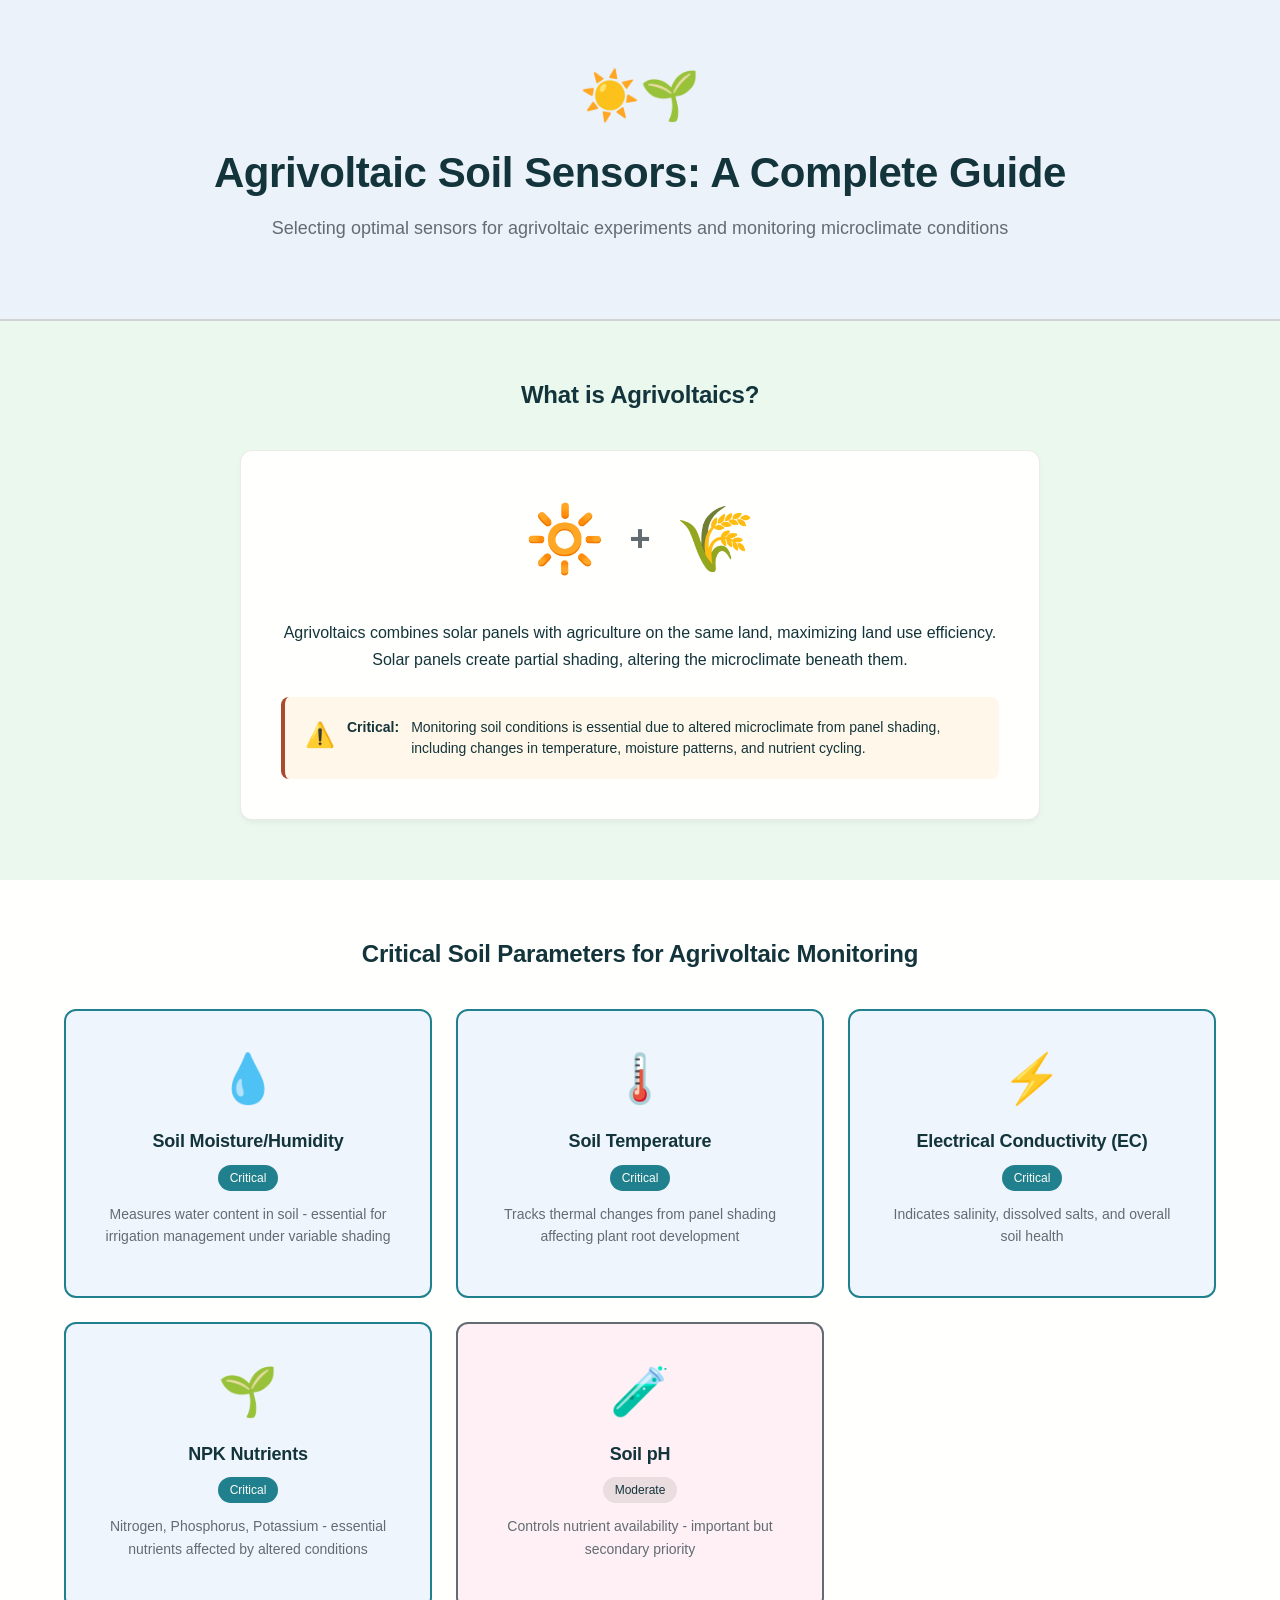
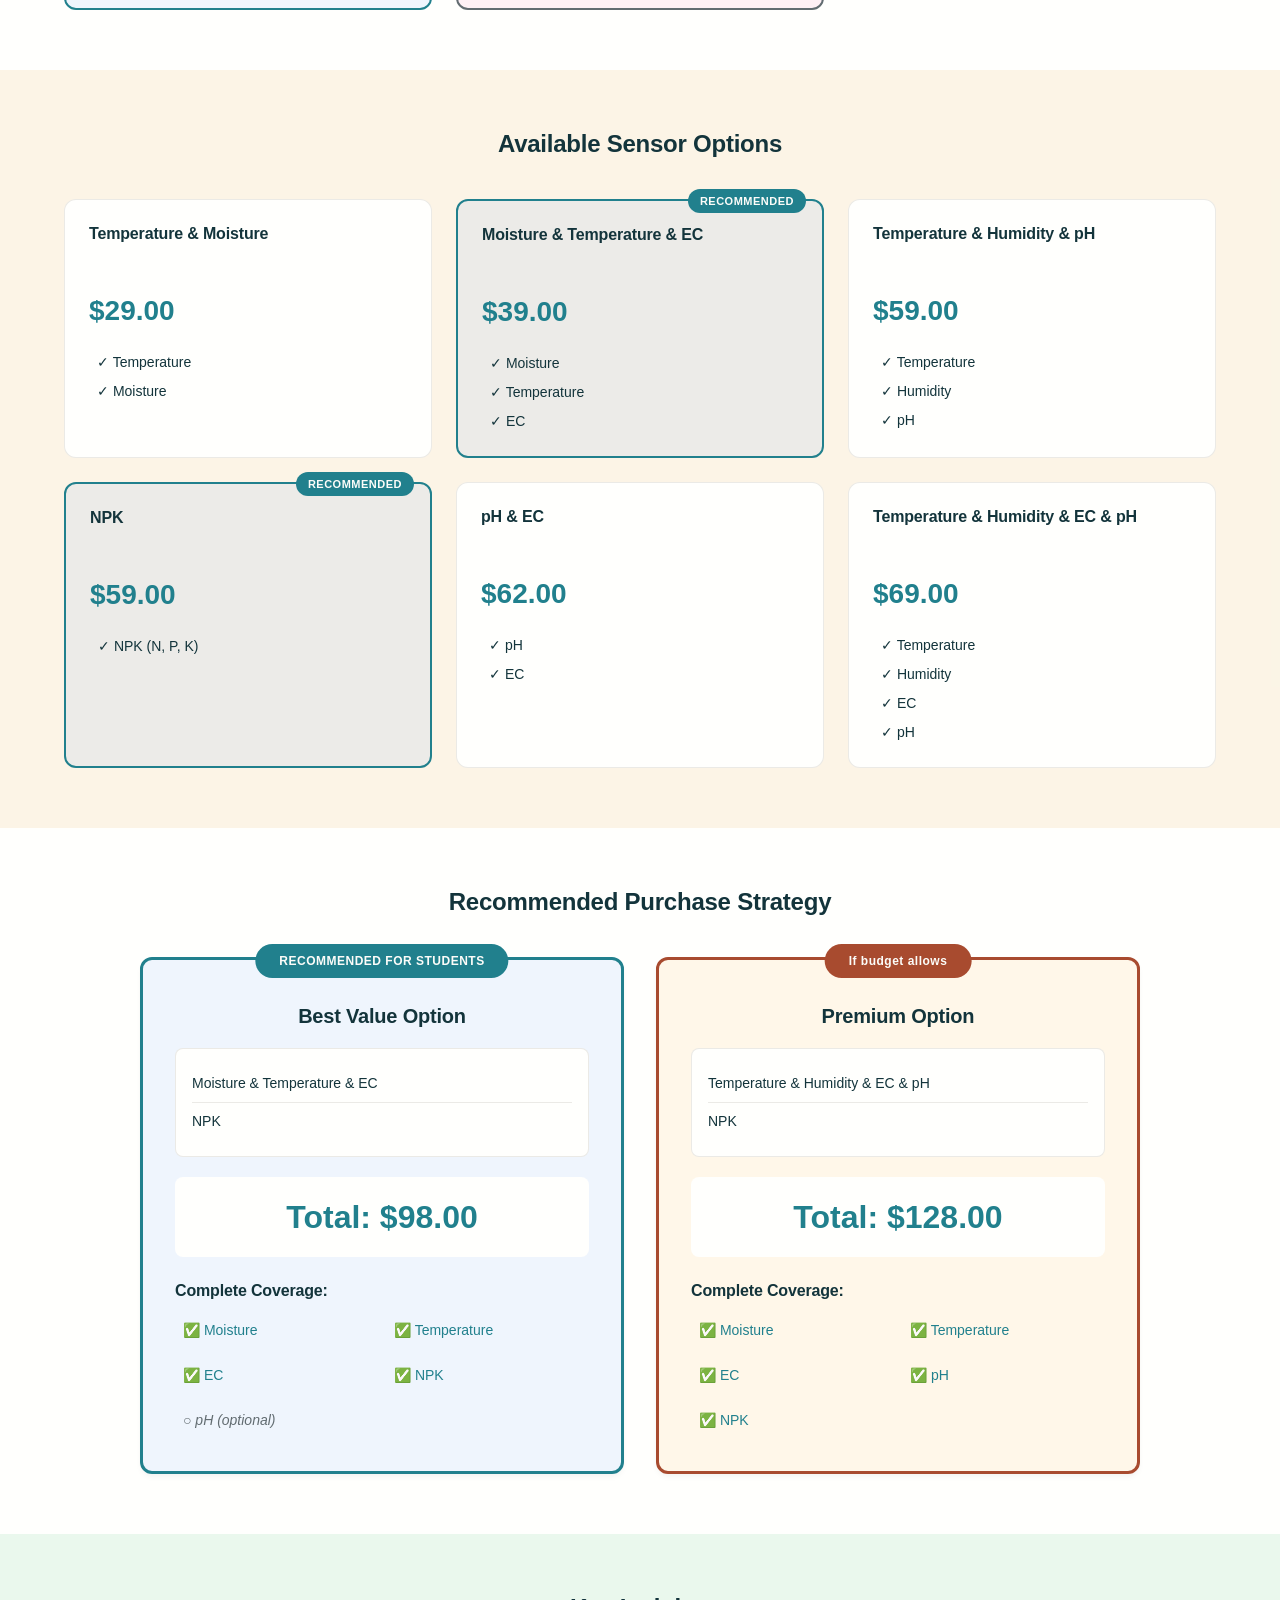
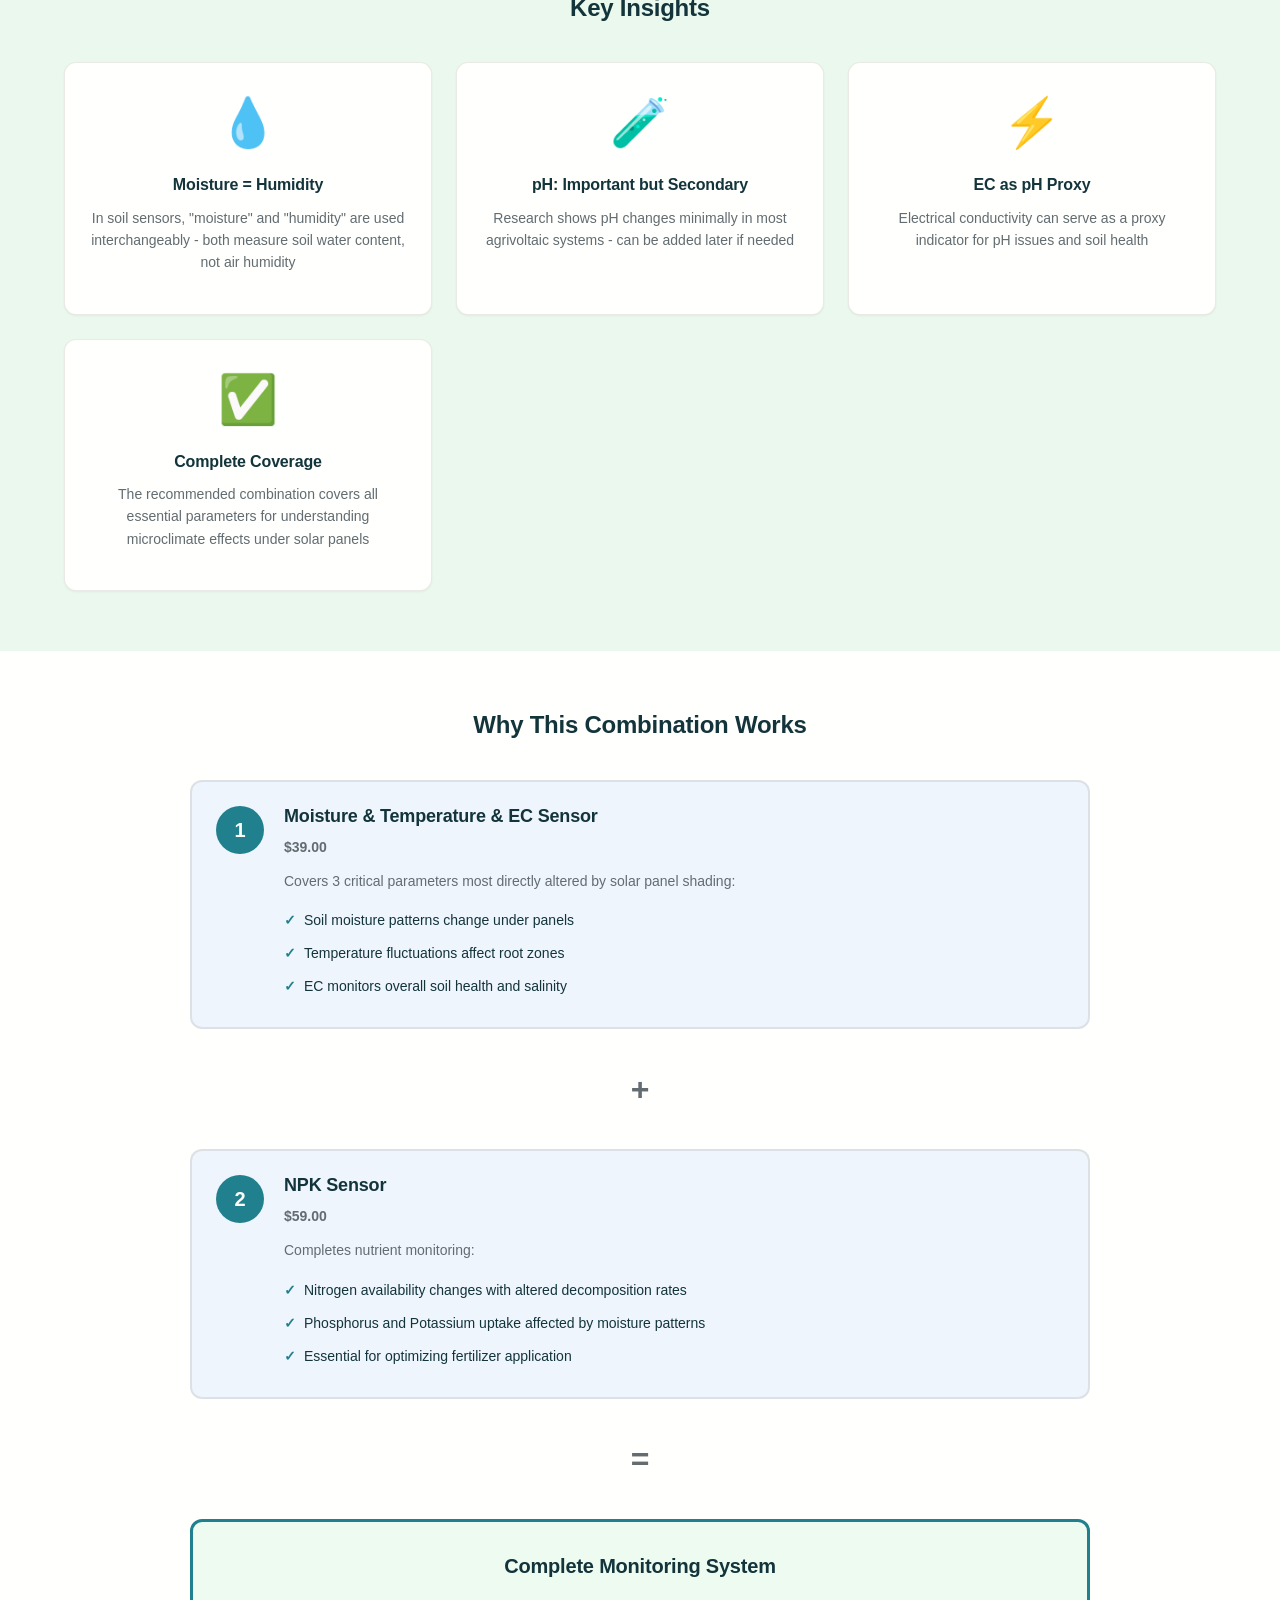
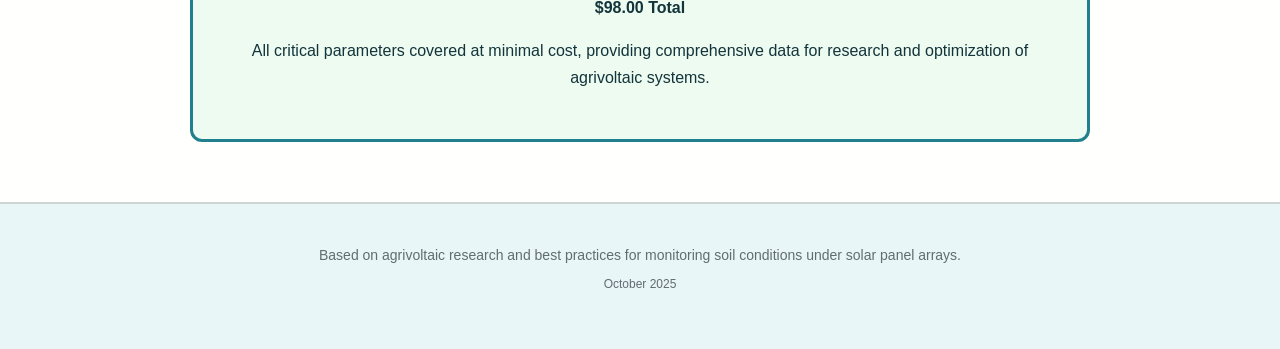
<file: soil_sensors.html>
<!DOCTYPE html>
<html lang="en">
<head>
    <meta charset="UTF-8">
    <meta name="viewport" content="width=device-width, initial-scale=1.0">
    <title>Agrivoltaic Soil Sensors: A Complete Guide</title>
    <link rel="stylesheet" href="soil_sensors_styles.css">
</head>
<body>
    <!-- Header Section -->
    <header class="header">
        <div class="container">
            <div class="header-content">
                <div class="solar-icon">☀️🌱</div>
                <h1 class="header-title">Agrivoltaic Soil Sensors: A Complete Guide</h1>
                <p class="header-subtitle">Selecting optimal sensors for agrivoltaic experiments and monitoring microclimate conditions</p>
            </div>
        </div>
    </header>

    <!-- Section 1: What is Agrivoltaics -->
    <section class="section section-intro">
        <div class="container">
            <h2 class="section-title">What is Agrivoltaics?</h2>
            <div class="intro-card">
                <div class="intro-visual">
                    <div class="visual-icon">🔆</div>
                    <div class="plus-sign">+</div>
                    <div class="visual-icon">🌾</div>
                </div>
                <p class="intro-description">
                    Agrivoltaics combines solar panels with agriculture on the same land, maximizing land use efficiency.
                    Solar panels create partial shading, altering the microclimate beneath them.
                </p>
                <div class="benefit-callout">
                    <span class="callout-icon">⚠️</span>
                    <strong>Critical:</strong> Monitoring soil conditions is essential due to altered microclimate from panel shading,
                    including changes in temperature, moisture patterns, and nutrient cycling.
                </div>
            </div>
        </div>
    </section>

    <!-- Section 2: Critical Soil Parameters -->
    <section class="section section-parameters">
        <div class="container">
            <h2 class="section-title">Critical Soil Parameters for Agrivoltaic Monitoring</h2>
            <div class="parameters-grid">
                <div class="parameter-card priority-critical">
                    <div class="parameter-icon">💧</div>
                    <h3 class="parameter-name">Soil Moisture/Humidity</h3>
                    <span class="priority-badge critical">Critical</span>
                    <p class="parameter-description">Measures water content in soil - essential for irrigation management under variable shading</p>
                </div>

                <div class="parameter-card priority-critical">
                    <div class="parameter-icon">🌡️</div>
                    <h3 class="parameter-name">Soil Temperature</h3>
                    <span class="priority-badge critical">Critical</span>
                    <p class="parameter-description">Tracks thermal changes from panel shading affecting plant root development</p>
                </div>

                <div class="parameter-card priority-critical">
                    <div class="parameter-icon">⚡</div>
                    <h3 class="parameter-name">Electrical Conductivity (EC)</h3>
                    <span class="priority-badge critical">Critical</span>
                    <p class="parameter-description">Indicates salinity, dissolved salts, and overall soil health</p>
                </div>

                <div class="parameter-card priority-critical">
                    <div class="parameter-icon">🌱</div>
                    <h3 class="parameter-name">NPK Nutrients</h3>
                    <span class="priority-badge critical">Critical</span>
                    <p class="parameter-description">Nitrogen, Phosphorus, Potassium - essential nutrients affected by altered conditions</p>
                </div>

                <div class="parameter-card priority-moderate">
                    <div class="parameter-icon">🧪</div>
                    <h3 class="parameter-name">Soil pH</h3>
                    <span class="priority-badge moderate">Moderate</span>
                    <p class="parameter-description">Controls nutrient availability - important but secondary priority</p>
                </div>
            </div>
        </div>
    </section>

    <!-- Section 3: Available Sensor Options -->
    <section class="section section-sensors">
        <div class="container">
            <h2 class="section-title">Available Sensor Options</h2>
            <div class="sensors-grid">
                <div class="sensor-card">
                    <h3 class="sensor-name">Temperature &amp; Moisture</h3>
                    <div class="sensor-price">$29.00</div>
                    <div class="sensor-parameters">
                        <div class="param-check">✓ Temperature</div>
                        <div class="param-check">✓ Moisture</div>
                    </div>
                </div>

                <div class="sensor-card recommended">
                    <div class="recommended-badge">RECOMMENDED</div>
                    <h3 class="sensor-name">Moisture &amp; Temperature &amp; EC</h3>
                    <div class="sensor-price">$39.00</div>
                    <div class="sensor-parameters">
                        <div class="param-check">✓ Moisture</div>
                        <div class="param-check">✓ Temperature</div>
                        <div class="param-check">✓ EC</div>
                    </div>
                </div>

                <div class="sensor-card">
                    <h3 class="sensor-name">Temperature &amp; Humidity &amp; pH</h3>
                    <div class="sensor-price">$59.00</div>
                    <div class="sensor-parameters">
                        <div class="param-check">✓ Temperature</div>
                        <div class="param-check">✓ Humidity</div>
                        <div class="param-check">✓ pH</div>
                    </div>
                </div>

                <div class="sensor-card recommended">
                    <div class="recommended-badge">RECOMMENDED</div>
                    <h3 class="sensor-name">NPK</h3>
                    <div class="sensor-price">$59.00</div>
                    <div class="sensor-parameters">
                        <div class="param-check">✓ NPK (N, P, K)</div>
                    </div>
                </div>

                <div class="sensor-card">
                    <h3 class="sensor-name">pH &amp; EC</h3>
                    <div class="sensor-price">$62.00</div>
                    <div class="sensor-parameters">
                        <div class="param-check">✓ pH</div>
                        <div class="param-check">✓ EC</div>
                    </div>
                </div>

                <div class="sensor-card">
                    <h3 class="sensor-name">Temperature &amp; Humidity &amp; EC &amp; pH</h3>
                    <div class="sensor-price">$69.00</div>
                    <div class="sensor-parameters">
                        <div class="param-check">✓ Temperature</div>
                        <div class="param-check">✓ Humidity</div>
                        <div class="param-check">✓ EC</div>
                        <div class="param-check">✓ pH</div>
                    </div>
                </div>
            </div>
        </div>
    </section>

    <!-- Section 4: Recommended Purchase Strategy -->
    <section class="section section-recommendations">
        <div class="container">
            <h2 class="section-title">Recommended Purchase Strategy</h2>
            <div class="recommendations-grid">
                <div class="recommendation-card best-value">
                    <div class="rec-badge best">RECOMMENDED FOR STUDENTS</div>
                    <h3 class="rec-title">Best Value Option</h3>
                    <div class="rec-sensors">
                        <div class="rec-sensor-item">Moisture &amp; Temperature &amp; EC</div>
                        <div class="rec-sensor-item">NPK</div>
                    </div>
                    <div class="rec-total">Total: $98.00</div>
                    <div class="rec-coverage">
                        <h4>Complete Coverage:</h4>
                        <div class="coverage-checks">
                            <div class="coverage-item">✅ Moisture</div>
                            <div class="coverage-item">✅ Temperature</div>
                            <div class="coverage-item">✅ EC</div>
                            <div class="coverage-item">✅ NPK</div>
                            <div class="coverage-item-missing">○ pH (optional)</div>
                        </div>
                    </div>
                </div>

                <div class="recommendation-card premium">
                    <div class="rec-badge premium-badge">If budget allows</div>
                    <h3 class="rec-title">Premium Option</h3>
                    <div class="rec-sensors">
                        <div class="rec-sensor-item">Temperature &amp; Humidity &amp; EC &amp; pH</div>
                        <div class="rec-sensor-item">NPK</div>
                    </div>
                    <div class="rec-total">Total: $128.00</div>
                    <div class="rec-coverage">
                        <h4>Complete Coverage:</h4>
                        <div class="coverage-checks">
                            <div class="coverage-item">✅ Moisture</div>
                            <div class="coverage-item">✅ Temperature</div>
                            <div class="coverage-item">✅ EC</div>
                            <div class="coverage-item">✅ pH</div>
                            <div class="coverage-item">✅ NPK</div>
                        </div>
                    </div>
                </div>
            </div>
        </div>
    </section>

    <!-- Section 5: Key Insights -->
    <section class="section section-insights">
        <div class="container">
            <h2 class="section-title">Key Insights</h2>
            <div class="insights-grid">
                <div class="insight-card">
                    <div class="insight-icon">💧</div>
                    <h3 class="insight-title">Moisture = Humidity</h3>
                    <p class="insight-text">In soil sensors, "moisture" and "humidity" are used interchangeably - both measure soil water content, not air humidity</p>
                </div>

                <div class="insight-card">
                    <div class="insight-icon">🧪</div>
                    <h3 class="insight-title">pH: Important but Secondary</h3>
                    <p class="insight-text">Research shows pH changes minimally in most agrivoltaic systems - can be added later if needed</p>
                </div>

                <div class="insight-card">
                    <div class="insight-icon">⚡</div>
                    <h3 class="insight-title">EC as pH Proxy</h3>
                    <p class="insight-text">Electrical conductivity can serve as a proxy indicator for pH issues and soil health</p>
                </div>

                <div class="insight-card">
                    <div class="insight-icon">✅</div>
                    <h3 class="insight-title">Complete Coverage</h3>
                    <p class="insight-text">The recommended combination covers all essential parameters for understanding microclimate effects under solar panels</p>
                </div>
            </div>
        </div>
    </section>

    <!-- Section 6: Why This Combination Works -->
    <section class="section section-explanation">
        <div class="container">
            <h2 class="section-title">Why This Combination Works</h2>
            <div class="explanation-flow">
                <div class="flow-item">
                    <div class="flow-number">1</div>
                    <div class="flow-content">
                        <h3>Moisture &amp; Temperature &amp; EC Sensor</h3>
                        <p class="flow-price">$39.00</p>
                        <p>Covers 3 critical parameters most directly altered by solar panel shading:</p>
                        <ul>
                            <li>Soil moisture patterns change under panels</li>
                            <li>Temperature fluctuations affect root zones</li>
                            <li>EC monitors overall soil health and salinity</li>
                        </ul>
                    </div>
                </div>

                <div class="flow-arrow">+</div>

                <div class="flow-item">
                    <div class="flow-number">2</div>
                    <div class="flow-content">
                        <h3>NPK Sensor</h3>
                        <p class="flow-price">$59.00</p>
                        <p>Completes nutrient monitoring:</p>
                        <ul>
                            <li>Nitrogen availability changes with altered decomposition rates</li>
                            <li>Phosphorus and Potassium uptake affected by moisture patterns</li>
                            <li>Essential for optimizing fertilizer application</li>
                        </ul>
                    </div>
                </div>

                <div class="flow-arrow">=</div>

                <div class="flow-result">
                    <h3>Complete Monitoring System</h3>
                    <p class="result-price">$98.00 Total</p>
                    <p>All critical parameters covered at minimal cost, providing comprehensive data for research and optimization of agrivoltaic systems.</p>
                </div>
            </div>
        </div>
    </section>

    <!-- Footer -->
    <footer class="footer">
        <div class="container">
            <p class="footer-text">Based on agrivoltaic research and best practices for monitoring soil conditions under solar panel arrays.</p>
            <p class="footer-date">October 2025</p>
        </div>
    </footer>
</body>
</html>
</file>
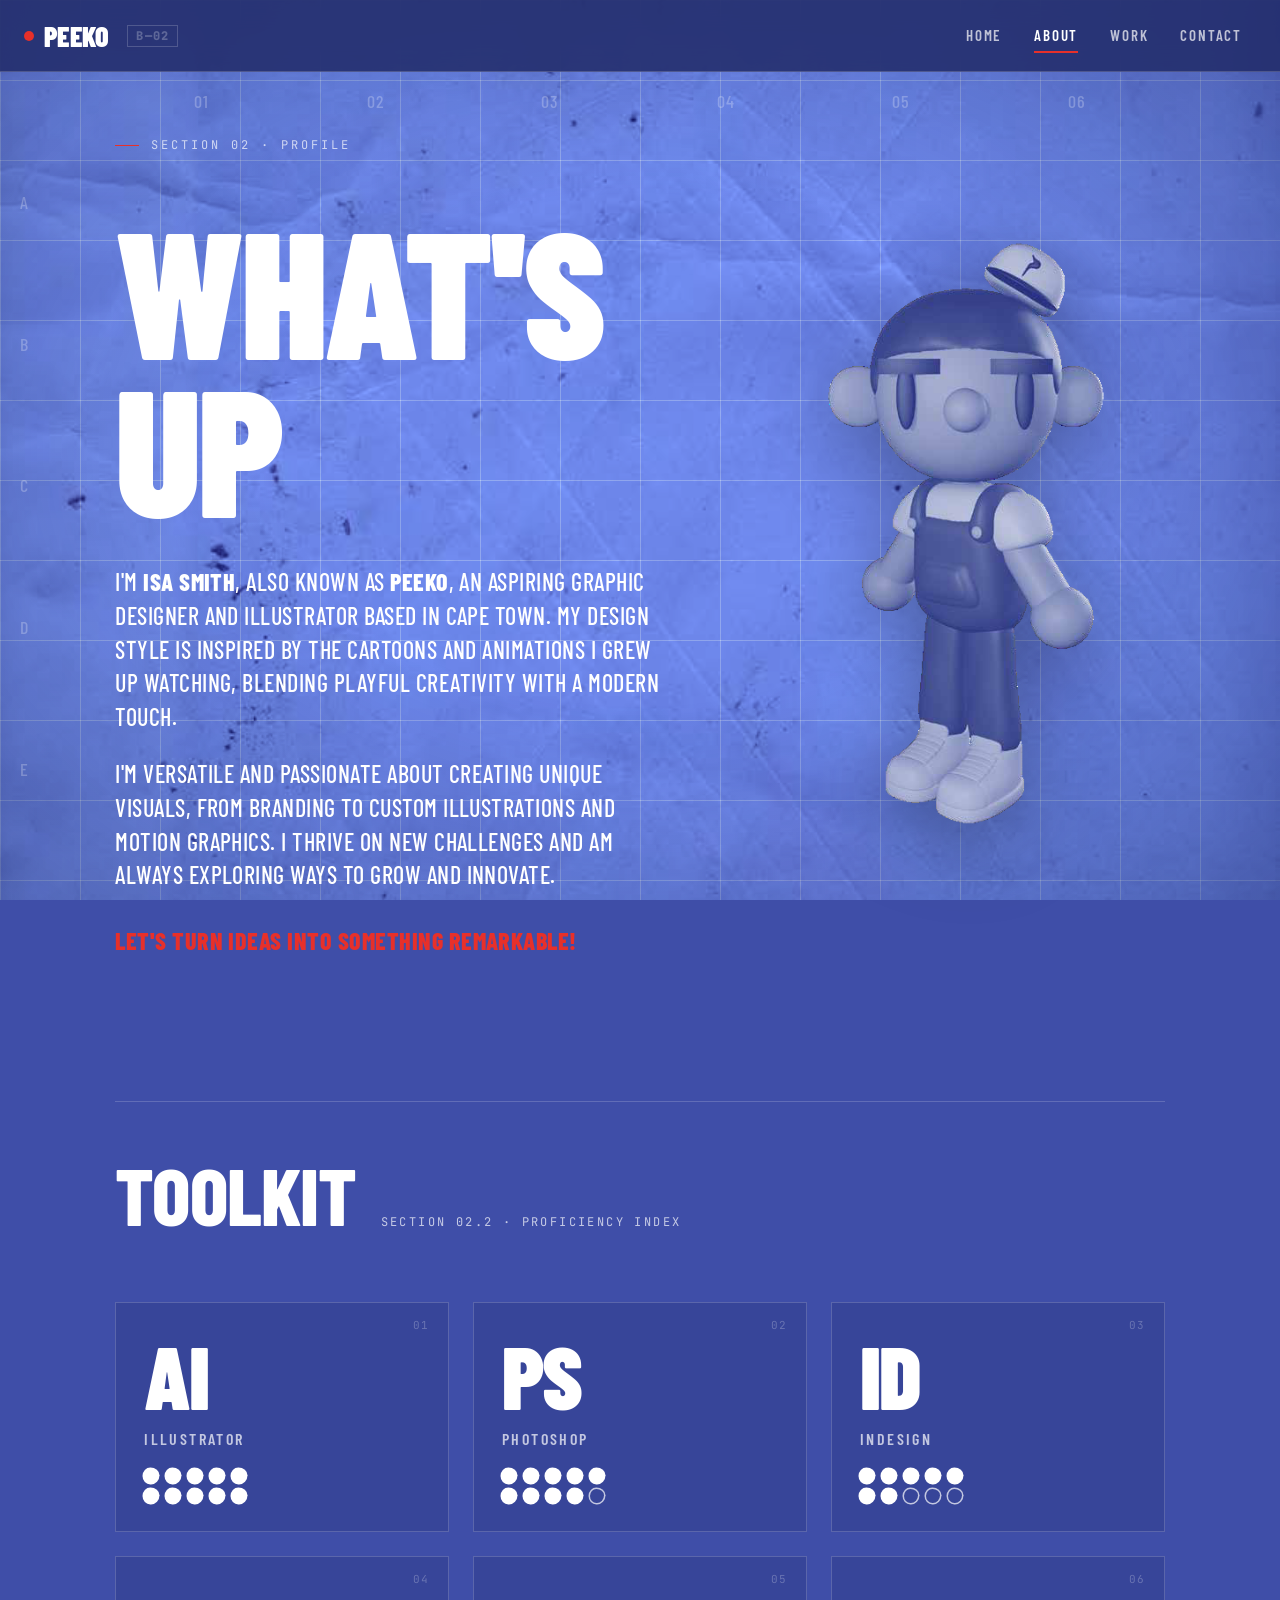
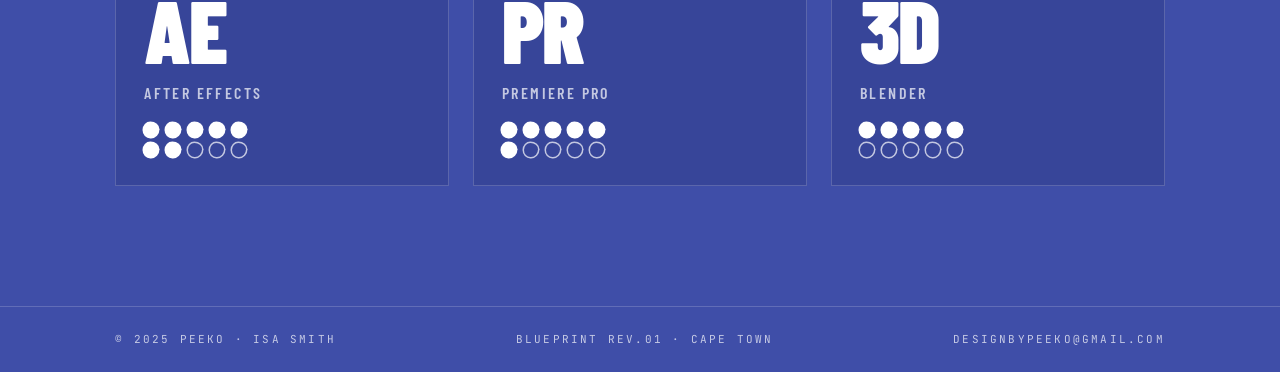
<file: peeko-portfolio/about.html>
<!DOCTYPE html>
<html lang="en">
<head>
  <meta charset="UTF-8">
  <meta name="viewport" content="width=device-width, initial-scale=1.0">
  <title>About — Peeko</title>
  <link rel="preconnect" href="https://fonts.googleapis.com">
  <link rel="preconnect" href="https://fonts.gstatic.com" crossorigin>
  <link rel="stylesheet" href="css/styles.css">
</head>
<body>
  <nav class="nav">
    <a href="index.html" class="nav__brand">
      <span class="dot"></span>
      PEEKO
      <span class="nav__coord">B—02</span>
    </a>
    <button class="nav__toggle" aria-label="Toggle menu" onclick="document.querySelector('.nav__links').classList.toggle('is-open')">≡</button>
    <div class="nav__links">
      <a href="index.html" class="nav__link">Home</a>
      <a href="about.html" class="nav__link nav__link--active">About</a>
      <a href="work.html" class="nav__link">Work</a>
      <a href="contact.html" class="nav__link">Contact</a>
    </div>
  </nav>

  <div class="coords-top" aria-hidden="true">
    <span>01</span><span>02</span><span>03</span><span>04</span><span>05</span><span>06</span>
  </div>
  <div class="coords-side" aria-hidden="true">
    <span>A</span><span>B</span><span>C</span><span>D</span><span>E</span>
  </div>

  <main class="page">
    <div class="page__header rise">
      <div class="page__kicker">Section 02 · Profile</div>
    </div>

    <section class="about">
      <div class="about__content rise rise-delay-1">
        <h1 class="about__title">What's<br>Up</h1>
        <div class="about__bio">
          <p>I'm <strong>Isa Smith</strong>, also known as <strong>Peeko</strong>, an aspiring graphic designer and illustrator based in Cape Town. My design style is inspired by the cartoons and animations I grew up watching, blending playful creativity with a modern touch.</p>
          <p>I'm versatile and passionate about creating unique visuals, from branding to custom illustrations and motion graphics. I thrive on new challenges and am always exploring ways to grow and innovate.</p>
          <p class="cta">Let's turn ideas into something remarkable!</p>
        </div>
      </div>
      <div class="about__mascot rise rise-delay-2">
        <img src="images/peeko_mascot.png" alt="Peeko mascot — 3D character in overalls">
      </div>
    </section>

    <section class="skills rise rise-delay-3">
      <div class="skills__header">
        <h2>Toolkit</h2>
        <small>Section 02.2 · Proficiency Index</small>
      </div>
      <div class="skills__grid">
        <div class="skill">
          <div class="skill__num">01</div>
          <div class="skill__code">AI</div>
          <div class="skill__name">Illustrator</div>
          <div class="skill__dots" data-rating="10">
            <span class="skill__dot"></span><span class="skill__dot"></span><span class="skill__dot"></span><span class="skill__dot"></span><span class="skill__dot"></span>
          </div>
          <div class="skill__dots" style="margin-top:6px">
            <span class="skill__dot"></span><span class="skill__dot"></span><span class="skill__dot"></span><span class="skill__dot"></span><span class="skill__dot"></span>
          </div>
        </div>
        <div class="skill">
          <div class="skill__num">02</div>
          <div class="skill__code">PS</div>
          <div class="skill__name">Photoshop</div>
          <div class="skill__dots">
            <span class="skill__dot"></span><span class="skill__dot"></span><span class="skill__dot"></span><span class="skill__dot"></span><span class="skill__dot"></span>
          </div>
          <div class="skill__dots" style="margin-top:6px">
            <span class="skill__dot"></span><span class="skill__dot"></span><span class="skill__dot"></span><span class="skill__dot"></span><span class="skill__dot skill__dot--empty"></span>
          </div>
        </div>
        <div class="skill">
          <div class="skill__num">03</div>
          <div class="skill__code">ID</div>
          <div class="skill__name">InDesign</div>
          <div class="skill__dots">
            <span class="skill__dot"></span><span class="skill__dot"></span><span class="skill__dot"></span><span class="skill__dot"></span><span class="skill__dot"></span>
          </div>
          <div class="skill__dots" style="margin-top:6px">
            <span class="skill__dot"></span><span class="skill__dot"></span><span class="skill__dot skill__dot--empty"></span><span class="skill__dot skill__dot--empty"></span><span class="skill__dot skill__dot--empty"></span>
          </div>
        </div>
        <div class="skill">
          <div class="skill__num">04</div>
          <div class="skill__code">AE</div>
          <div class="skill__name">After Effects</div>
          <div class="skill__dots">
            <span class="skill__dot"></span><span class="skill__dot"></span><span class="skill__dot"></span><span class="skill__dot"></span><span class="skill__dot"></span>
          </div>
          <div class="skill__dots" style="margin-top:6px">
            <span class="skill__dot"></span><span class="skill__dot"></span><span class="skill__dot skill__dot--empty"></span><span class="skill__dot skill__dot--empty"></span><span class="skill__dot skill__dot--empty"></span>
          </div>
        </div>
        <div class="skill">
          <div class="skill__num">05</div>
          <div class="skill__code">PR</div>
          <div class="skill__name">Premiere Pro</div>
          <div class="skill__dots">
            <span class="skill__dot"></span><span class="skill__dot"></span><span class="skill__dot"></span><span class="skill__dot"></span><span class="skill__dot"></span>
          </div>
          <div class="skill__dots" style="margin-top:6px">
            <span class="skill__dot"></span><span class="skill__dot skill__dot--empty"></span><span class="skill__dot skill__dot--empty"></span><span class="skill__dot skill__dot--empty"></span><span class="skill__dot skill__dot--empty"></span>
          </div>
        </div>
        <div class="skill">
          <div class="skill__num">06</div>
          <div class="skill__code">3D</div>
          <div class="skill__name">Blender</div>
          <div class="skill__dots">
            <span class="skill__dot"></span><span class="skill__dot"></span><span class="skill__dot"></span><span class="skill__dot"></span><span class="skill__dot"></span>
          </div>
          <div class="skill__dots" style="margin-top:6px">
            <span class="skill__dot skill__dot--empty"></span><span class="skill__dot skill__dot--empty"></span><span class="skill__dot skill__dot--empty"></span><span class="skill__dot skill__dot--empty"></span><span class="skill__dot skill__dot--empty"></span>
          </div>
        </div>
      </div>
    </section>
  </main>

  <footer class="footer-marker">
    <span>© 2025 PEEKO · ISA SMITH</span>
    <span>BLUEPRINT REV.01 · CAPE TOWN</span>
    <span>designbypeeko@gmail.com</span>
  </footer>

  <script src="js/main.js"></script>
</body>
</html>
</file>
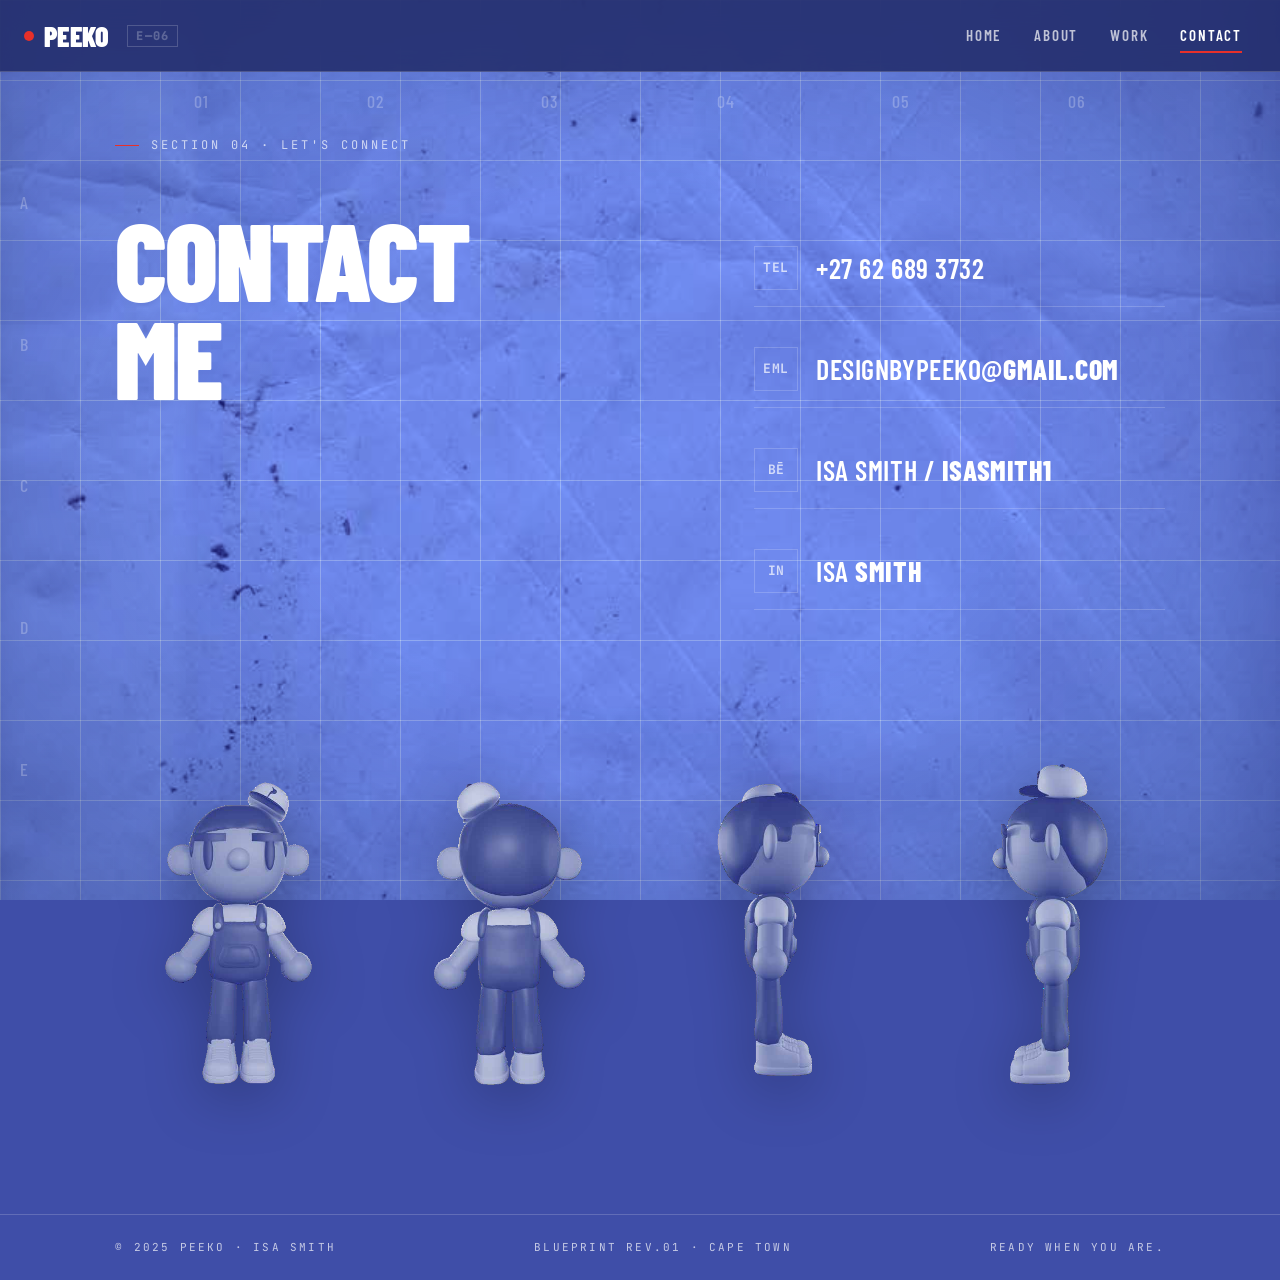
<file: peeko-portfolio/contact.html>
<!DOCTYPE html>
<html lang="en">
<head>
  <meta charset="UTF-8">
  <meta name="viewport" content="width=device-width, initial-scale=1.0">
  <title>Contact — Peeko</title>
  <link rel="preconnect" href="https://fonts.googleapis.com">
  <link rel="preconnect" href="https://fonts.gstatic.com" crossorigin>
  <link rel="stylesheet" href="css/styles.css">
</head>
<body>
  <nav class="nav">
    <a href="index.html" class="nav__brand">
      <span class="dot"></span>
      PEEKO
      <span class="nav__coord">E—06</span>
    </a>
    <button class="nav__toggle" aria-label="Toggle menu" onclick="document.querySelector('.nav__links').classList.toggle('is-open')">≡</button>
    <div class="nav__links">
      <a href="index.html" class="nav__link">Home</a>
      <a href="about.html" class="nav__link">About</a>
      <a href="work.html" class="nav__link">Work</a>
      <a href="contact.html" class="nav__link nav__link--active">Contact</a>
    </div>
  </nav>

  <div class="coords-top" aria-hidden="true">
    <span>01</span><span>02</span><span>03</span><span>04</span><span>05</span><span>06</span>
  </div>
  <div class="coords-side" aria-hidden="true">
    <span>A</span><span>B</span><span>C</span><span>D</span><span>E</span>
  </div>

  <main class="page">
    <div class="page__header rise">
      <div class="page__kicker">Section 04 · Let's Connect</div>
    </div>

    <section class="contact">
      <h1 class="contact__title rise rise-delay-1">Contact<br>Me</h1>

      <div class="contact__list rise rise-delay-2">
        <a href="tel:+27626893732" class="contact__item">
          <span class="contact__icon" aria-hidden="true">TEL</span>
          <span>+27 62 689 3732</span>
        </a>
        <a href="mailto:designbypeeko@gmail.com" class="contact__item">
          <span class="contact__icon" aria-hidden="true">EML</span>
          <span>designbypeeko@<strong>gmail.com</strong></span>
        </a>
        <a href="https://www.behance.net/isasmith1" target="_blank" rel="noopener" class="contact__item">
          <span class="contact__icon" aria-hidden="true">Bē</span>
          <span>Isa Smith / <strong>isasmith1</strong></span>
        </a>
        <a href="https://www.linkedin.com/in/isa-smith" target="_blank" rel="noopener" class="contact__item">
          <span class="contact__icon" aria-hidden="true">in</span>
          <span>Isa <strong>Smith</strong></span>
        </a>
      </div>

      <div class="mascots rise rise-delay-3" aria-hidden="true">
        <img src="images/mascot1.png" alt="">
        <img src="images/mascot2.png" alt="">
        <img src="images/mascot3.png" alt="">
        <img src="images/mascot4.png" alt="">
      </div>
    </section>
  </main>

  <footer class="footer-marker">
    <span>© 2025 PEEKO · ISA SMITH</span>
    <span>BLUEPRINT REV.01 · CAPE TOWN</span>
    <span>Ready when you are.</span>
  </footer>

  <script src="js/main.js"></script>
</body>
</html>
</file>
<file: peeko-portfolio/css/styles.css>
/* ============================================
   PEEKO DESIGN PORTFOLIO — BLUEPRINT AESTHETIC
   ============================================ */

@import url('https://fonts.googleapis.com/css2?family=Barlow+Condensed:wght@400;500;600;700;800;900&family=Barlow:wght@400;500;600;700&family=JetBrains+Mono:wght@400;500;700&display=swap');

:root {
  --bp-blue: #3F4EA8;
  --bp-blue-deep: #2C3A85;
  --bp-blue-dark: #232D6B;
  --bp-blue-light: #5B6ACC;
  --peeko-red: #E7302A;
  --peeko-orange: #E85A2B;
  --grid-line: rgba(255, 255, 255, 0.10);
  --grid-line-bold: rgba(255, 255, 255, 0.18);
  --coord-label: rgba(255, 255, 255, 0.25);
  --text: #FFFFFF;
  --text-dim: rgba(255, 255, 255, 0.70);

  --font-display: 'Barlow Condensed', 'Impact', sans-serif;
  --font-body: 'Barlow', 'Helvetica Neue', sans-serif;
  --font-mono: 'JetBrains Mono', 'Courier New', monospace;

  --grid-size: 80px;
  --nav-h: 72px;
}

* { box-sizing: border-box; margin: 0; padding: 0; }
a { color: inherit; text-decoration: none; }

html, body {
  background: var(--bp-blue);
  color: var(--text);
  font-family: var(--font-body);
  font-size: 16px;
  line-height: 1.5;
  min-height: 100vh;
  overflow-x: hidden;
  -webkit-font-smoothing: antialiased;
}

body {
  /* Layered blueprint background */
  background-color: var(--bp-blue);
  background-image:
    url('../images/blueprint_texture.jpg'),
    linear-gradient(to right, var(--grid-line) 1px, transparent 1px),
    linear-gradient(to bottom, var(--grid-line) 1px, transparent 1px);
  background-size: cover, var(--grid-size) var(--grid-size), var(--grid-size) var(--grid-size);
  background-attachment: fixed, fixed, fixed;
  background-blend-mode: overlay, normal, normal;
  background-position: center, 0 0, 0 0;
}

/* Subtle radial vignette for depth */
body::before {
  content: '';
  position: fixed;
  inset: 0;
  background: radial-gradient(ellipse at center, transparent 40%, rgba(20, 28, 75, 0.35) 100%);
  pointer-events: none;
  z-index: 0;
}

/* Grid coordinate labels */
.coords-top, .coords-side {
  position: fixed;
  z-index: 2;
  font-family: var(--font-display);
  font-weight: 500;
  color: var(--coord-label);
  font-size: 18px;
  pointer-events: none;
  user-select: none;
  letter-spacing: 0.05em;
}
.coords-top {
  top: calc(var(--nav-h) + 16px);
  left: 0;
  right: 0;
  display: flex;
  justify-content: space-around;
  padding: 0 9%;
}
.coords-side {
  top: calc(var(--nav-h) + 60px);
  bottom: 60px;
  left: 20px;
  display: flex;
  flex-direction: column;
  justify-content: space-around;
}

/* ================= NAV ================= */
.nav {
  position: sticky;
  top: 0;
  height: var(--nav-h);
  background: rgba(35, 45, 107, 0.88);
  backdrop-filter: blur(12px);
  -webkit-backdrop-filter: blur(12px);
  border-bottom: 1px solid var(--grid-line-bold);
  z-index: 50;
  display: flex;
  align-items: center;
  padding: 0 24px;
  gap: 32px;
}
.nav__brand {
  font-family: var(--font-display);
  font-weight: 900;
  font-size: 28px;
  letter-spacing: 0.01em;
  text-decoration: none;
  color: var(--text);
  display: flex;
  align-items: center;
  gap: 10px;
  line-height: 1;
}
.nav__brand .dot {
  width: 10px;
  height: 10px;
  background: var(--peeko-red);
  border-radius: 50%;
  display: inline-block;
  flex-shrink: 0;
  animation: pulse 2.4s ease-in-out infinite;
}
@keyframes pulse {
  0%, 100% { opacity: 1; transform: scale(1); }
  50% { opacity: 0.5; transform: scale(0.75); }
}
.nav__links {
  display: flex;
  gap: 4px;
  margin-left: auto;
  align-items: center;
}
.nav__link {
  font-family: var(--font-display);
  font-weight: 600;
  font-size: 15px;
  letter-spacing: 0.12em;
  text-transform: uppercase;
  text-decoration: none;
  color: var(--text-dim);
  padding: 8px 14px;
  transition: color 0.2s ease;
  position: relative;
}
.nav__link:hover { color: var(--text); }
.nav__link--active { color: var(--text); }
.nav__link--active::after {
  content: '';
  position: absolute;
  bottom: 2px;
  left: 14px;
  right: 14px;
  height: 2px;
  background: var(--peeko-red);
}
.nav__coord {
  font-family: var(--font-mono);
  font-size: 12px;
  color: var(--coord-label);
  margin-left: 8px;
  border: 1px solid var(--grid-line-bold);
  padding: 4px 8px;
  letter-spacing: 0.1em;
}

.nav__toggle {
  display: none;
  background: transparent;
  border: 1px solid var(--grid-line-bold);
  color: var(--text);
  width: 40px;
  height: 40px;
  margin-left: auto;
  cursor: pointer;
  font-family: var(--font-mono);
  font-size: 18px;
}

/* ================ PAGE WRAPPER ============== */
.page {
  position: relative;
  z-index: 1;
  min-height: calc(100vh - var(--nav-h));
  padding: 64px 9% 120px;
  max-width: 1600px;
  margin: 0 auto;
}

.page__header {
  margin-bottom: 56px;
  position: relative;
}
.page__kicker {
  font-family: var(--font-mono);
  font-size: 12px;
  color: var(--text-dim);
  letter-spacing: 0.25em;
  text-transform: uppercase;
  margin-bottom: 16px;
  display: flex;
  align-items: center;
  gap: 12px;
}
.page__kicker::before {
  content: '';
  width: 24px;
  height: 1px;
  background: var(--peeko-red);
}
.page__title {
  font-family: var(--font-display);
  font-weight: 800;
  font-size: clamp(48px, 10vw, 128px);
  line-height: 0.92;
  letter-spacing: -0.01em;
  text-transform: uppercase;
}

/* ================ HERO (HOME) ============== */
.hero {
  position: relative;
  min-height: calc(100vh - var(--nav-h));
  display: flex;
  flex-direction: column;
  justify-content: flex-end;
  padding: 80px 9% 80px;
  z-index: 1;
}
.hero__kicker {
  font-family: var(--font-mono);
  font-size: 13px;
  color: var(--text-dim);
  letter-spacing: 0.25em;
  text-transform: uppercase;
  margin-bottom: 24px;
  display: flex;
  align-items: center;
  gap: 16px;
}
.hero__kicker::before {
  content: '';
  width: 40px;
  height: 1px;
  background: var(--peeko-red);
}
.hero__title {
  font-family: var(--font-display);
  font-weight: 900;
  font-size: clamp(64px, 16vw, 220px);
  line-height: 0.86;
  letter-spacing: -0.02em;
  text-transform: uppercase;
  margin-bottom: 24px;
}
.hero__title .year {
  display: block;
  color: var(--peeko-red);
}
.hero__meta {
  display: flex;
  justify-content: space-between;
  flex-wrap: wrap;
  gap: 24px;
  border-top: 1px solid var(--grid-line-bold);
  padding-top: 20px;
  font-family: var(--font-mono);
  font-size: 12px;
  letter-spacing: 0.15em;
  text-transform: uppercase;
  color: var(--text-dim);
}
.hero__meta span strong {
  color: var(--text);
  font-weight: 700;
  margin-left: 8px;
}
.hero__scroll {
  position: absolute;
  right: 9%;
  bottom: 80px;
  writing-mode: vertical-rl;
  transform: rotate(180deg);
  font-family: var(--font-mono);
  font-size: 11px;
  letter-spacing: 0.3em;
  text-transform: uppercase;
  color: var(--text-dim);
  display: flex;
  align-items: center;
  gap: 12px;
}
.hero__scroll::after {
  content: '';
  width: 1px;
  height: 60px;
  background: linear-gradient(to bottom, transparent, var(--text-dim));
  animation: slide 2s ease-in-out infinite;
}
@keyframes slide {
  0%, 100% { opacity: 0.3; transform: translateY(0); }
  50% { opacity: 1; transform: translateY(8px); }
}

/* ================ FEATURED ============== */
.featured {
  position: relative;
  z-index: 1;
  padding: 80px 9%;
  background: linear-gradient(to bottom, transparent, rgba(35, 45, 107, 0.4));
}
.featured__heading {
  display: flex;
  justify-content: space-between;
  align-items: baseline;
  margin-bottom: 40px;
  flex-wrap: wrap;
  gap: 16px;
}
.featured__heading h2 {
  font-family: var(--font-display);
  font-weight: 800;
  font-size: clamp(32px, 5vw, 56px);
  text-transform: uppercase;
  letter-spacing: -0.01em;
}
.featured__link {
  font-family: var(--font-mono);
  font-size: 12px;
  letter-spacing: 0.2em;
  text-transform: uppercase;
  color: var(--text);
  text-decoration: none;
  border-bottom: 1px solid var(--peeko-red);
  padding-bottom: 4px;
  transition: color 0.2s;
}
.featured__link:hover { color: var(--peeko-red); }
.featured__grid {
  display: grid;
  grid-template-columns: repeat(12, 1fr);
  gap: 16px;
}
.featured__card {
  cursor: pointer;
  position: relative;
  overflow: hidden;
  aspect-ratio: 4/3;
  background: var(--bp-blue-dark);
  border: 1px solid var(--grid-line-bold);
  transition: transform 0.4s ease, border-color 0.3s;
}
.featured__card:hover {
  transform: translateY(-4px);
  border-color: var(--peeko-red);
}
.featured__card--wide { grid-column: span 8; }
.featured__card--std { grid-column: span 4; }
.featured__card img {
  width: 100%;
  height: 100%;
  object-fit: cover;
  display: block;
  transition: transform 0.6s ease;
}
.featured__card:hover img { transform: scale(1.04); }
.featured__card-label {
  position: absolute;
  bottom: 0;
  left: 0;
  right: 0;
  padding: 40px 20px 16px;
  background: linear-gradient(to top, rgba(0,0,0,0.92) 20%, rgba(0,0,0,0.4) 70%, transparent);
  font-family: var(--font-display);
  font-weight: 700;
  text-transform: uppercase;
  letter-spacing: 0.06em;
  font-size: 18px;
  line-height: 1.15;
}
.featured__card-label small {
  display: block;
  font-family: var(--font-mono);
  font-weight: 400;
  font-size: 10px;
  color: rgba(255,255,255,0.75);
  letter-spacing: 0.25em;
  margin-bottom: 6px;
}

/* ================ ABOUT PAGE ============== */
.about {
  display: grid;
  grid-template-columns: minmax(0, 1.3fr) minmax(0, 1fr);
  gap: 80px;
  align-items: start;
}
.about__title {
  font-family: var(--font-display);
  font-weight: 900;
  font-size: clamp(72px, 14vw, 180px);
  line-height: 0.88;
  letter-spacing: -0.02em;
  text-transform: uppercase;
  margin-bottom: 40px;
}
.about__bio p {
  font-family: var(--font-display);
  font-weight: 500;
  font-size: clamp(18px, 2vw, 24px);
  line-height: 1.4;
  text-transform: uppercase;
  letter-spacing: 0.02em;
  margin-bottom: 24px;
}
.about__bio p strong {
  font-weight: 800;
  color: var(--text);
}
.about__bio p.cta {
  font-weight: 800;
  color: var(--peeko-red);
  margin-top: 32px;
}
.about__mascot {
  position: relative;
  text-align: center;
}
.about__mascot img {
  width: 100%;
  max-width: 380px;
  filter: drop-shadow(0 20px 40px rgba(0,0,0,0.3));
}

/* ================ SKILLS ============== */
.skills {
  margin-top: 120px;
  position: relative;
}
.skills__header {
  display: flex;
  align-items: baseline;
  gap: 24px;
  margin-bottom: 48px;
  border-top: 1px solid var(--grid-line-bold);
  padding-top: 32px;
}
.skills__header h2 {
  font-family: var(--font-display);
  font-weight: 800;
  font-size: clamp(40px, 7vw, 80px);
  text-transform: uppercase;
  letter-spacing: -0.01em;
}
.skills__header small {
  font-family: var(--font-mono);
  font-size: 12px;
  color: var(--text-dim);
  letter-spacing: 0.2em;
  text-transform: uppercase;
}
.skills__grid {
  display: grid;
  grid-template-columns: repeat(3, 1fr);
  gap: 24px;
}
.skill {
  padding: 28px;
  border: 1px solid var(--grid-line-bold);
  background: rgba(35, 45, 107, 0.25);
  transition: border-color 0.3s, background 0.3s;
  position: relative;
}
.skill:hover {
  border-color: var(--peeko-red);
  background: rgba(35, 45, 107, 0.5);
}
.skill__code {
  font-family: var(--font-display);
  font-weight: 900;
  font-size: clamp(48px, 7vw, 88px);
  line-height: 1;
  margin-bottom: 8px;
  letter-spacing: -0.02em;
}
.skill__name {
  font-family: var(--font-display);
  font-weight: 600;
  font-size: 16px;
  text-transform: uppercase;
  letter-spacing: 0.15em;
  color: var(--text-dim);
  margin-bottom: 18px;
}
.skill__dots {
  display: flex;
  gap: 8px;
}
.skill__dot {
  width: 14px;
  height: 14px;
  border-radius: 50% 60% 55% 50% / 55% 50% 60% 55%;
  background: var(--text);
  box-shadow: 0 0 0 1.5px var(--text);
}
.skill__dot--empty {
  background: transparent;
  box-shadow: 0 0 0 1.5px var(--text-dim);
}
.skill__num {
  position: absolute;
  top: 14px;
  right: 18px;
  font-family: var(--font-mono);
  font-size: 11px;
  color: var(--coord-label);
  letter-spacing: 0.15em;
}

/* ================ WORK / GALLERY ============== */
.filters {
  display: flex;
  flex-wrap: wrap;
  gap: 8px;
  margin-bottom: 48px;
  border-top: 1px solid var(--grid-line-bold);
  border-bottom: 1px solid var(--grid-line-bold);
  padding: 20px 0;
}
.filter-btn {
  font-family: var(--font-display);
  font-weight: 700;
  font-size: 14px;
  letter-spacing: 0.15em;
  text-transform: uppercase;
  background: transparent;
  color: var(--text-dim);
  border: 1px solid var(--grid-line-bold);
  padding: 10px 18px;
  cursor: pointer;
  transition: all 0.25s ease;
  font-family: var(--font-mono);
  font-weight: 500;
}
.filter-btn:hover {
  color: var(--text);
  border-color: var(--text);
}
.filter-btn--active {
  background: var(--peeko-red);
  color: var(--text);
  border-color: var(--peeko-red);
}

.gallery {
  display: grid;
  grid-template-columns: repeat(auto-fill, minmax(340px, 1fr));
  gap: 20px;
}
.gallery__item {
  position: relative;
  cursor: pointer;
  overflow: hidden;
  aspect-ratio: 1684/1191;
  background: var(--bp-blue-dark);
  border: 1px solid var(--grid-line-bold);
  transition: transform 0.5s ease, border-color 0.3s, opacity 0.5s ease;
  opacity: 1;
}
/* Progressive reveal — only when JS + IO active */
.js-ready .gallery__item { opacity: 0; transform: translateY(24px); }
.js-ready .gallery__item.is-visible { opacity: 1; transform: translateY(0); }
.gallery__item:hover {
  border-color: var(--peeko-red);
  transform: translateY(-4px);
}
.gallery__item.is-hidden {
  display: none;
}
.gallery__item img {
  width: 100%;
  height: 100%;
  object-fit: cover;
  display: block;
  transition: transform 0.5s ease;
}
.gallery__item:hover img { transform: scale(1.03); }
.gallery__meta {
  position: absolute;
  top: 12px;
  left: 12px;
  display: flex;
  gap: 6px;
  opacity: 0;
  transform: translateY(-8px);
  transition: all 0.3s ease;
}
.gallery__item:hover .gallery__meta {
  opacity: 1;
  transform: translateY(0);
}
.gallery__tag {
  font-family: var(--font-mono);
  font-size: 10px;
  letter-spacing: 0.15em;
  text-transform: uppercase;
  background: var(--bp-blue-dark);
  padding: 4px 8px;
  border: 1px solid var(--grid-line-bold);
}
.gallery__tag--accent {
  background: var(--peeko-red);
  border-color: var(--peeko-red);
}
.gallery__label {
  position: absolute;
  bottom: 0;
  left: 0;
  right: 0;
  padding: 20px 16px 14px;
  background: linear-gradient(to top, rgba(0,0,0,0.9), transparent);
  font-family: var(--font-display);
  font-weight: 700;
  font-size: 16px;
  text-transform: uppercase;
  letter-spacing: 0.08em;
  transform: translateY(20px);
  opacity: 0;
  transition: all 0.3s ease;
}
.gallery__item:hover .gallery__label {
  transform: translateY(0);
  opacity: 1;
}

/* ================ LIGHTBOX ============== */
.lightbox {
  position: fixed;
  inset: 0;
  background: rgba(20, 28, 75, 0.96);
  z-index: 100;
  display: none;
  align-items: center;
  justify-content: center;
  padding: 40px;
  cursor: zoom-out;
  backdrop-filter: blur(8px);
  -webkit-backdrop-filter: blur(8px);
}
.lightbox.is-open {
  display: flex;
  animation: fadeIn 0.25s ease;
}
@keyframes fadeIn { from { opacity: 0; } to { opacity: 1; } }
.lightbox__img {
  max-width: 95%;
  max-height: 90vh;
  object-fit: contain;
  box-shadow: 0 20px 80px rgba(0,0,0,0.5);
}
.lightbox__close {
  position: absolute;
  top: 24px;
  right: 24px;
  width: 48px;
  height: 48px;
  border: 1px solid var(--grid-line-bold);
  background: transparent;
  color: var(--text);
  font-family: var(--font-mono);
  font-size: 20px;
  cursor: pointer;
  display: flex;
  align-items: center;
  justify-content: center;
  transition: all 0.2s;
}
.lightbox__close:hover {
  background: var(--peeko-red);
  border-color: var(--peeko-red);
}
.lightbox__nav {
  position: absolute;
  top: 50%;
  transform: translateY(-50%);
  width: 56px;
  height: 56px;
  border: 1px solid var(--grid-line-bold);
  background: rgba(35, 45, 107, 0.5);
  color: var(--text);
  font-family: var(--font-mono);
  font-size: 22px;
  cursor: pointer;
  display: flex;
  align-items: center;
  justify-content: center;
  transition: all 0.2s;
}
.lightbox__nav:hover { background: var(--peeko-red); border-color: var(--peeko-red); }
.lightbox__prev { left: 24px; }
.lightbox__next { right: 24px; }
.lightbox__counter {
  position: absolute;
  bottom: 24px;
  left: 50%;
  transform: translateX(-50%);
  font-family: var(--font-mono);
  font-size: 12px;
  letter-spacing: 0.2em;
  color: var(--text-dim);
}

/* ================ CONTACT PAGE ============== */
.contact {
  display: grid;
  grid-template-columns: minmax(0, 1.4fr) minmax(0, 1fr);
  gap: 64px;
  align-items: start;
}
.contact__title {
  font-family: var(--font-display);
  font-weight: 900;
  font-size: clamp(52px, 8.5vw, 120px);
  line-height: 0.9;
  letter-spacing: -0.02em;
  text-transform: uppercase;
}
.contact__list {
  display: flex;
  flex-direction: column;
  gap: 24px;
  padding-top: 20px;
}
.contact__item {
  display: flex;
  align-items: center;
  gap: 18px;
  font-family: var(--font-display);
  font-weight: 600;
  font-size: clamp(18px, 2.2vw, 28px);
  text-decoration: none;
  color: var(--text);
  text-transform: uppercase;
  letter-spacing: 0.02em;
  transition: color 0.25s, transform 0.25s;
  padding: 16px 0;
  border-bottom: 1px solid var(--grid-line-bold);
}
.contact__item:hover {
  color: var(--peeko-red);
  transform: translateX(8px);
}
.contact__icon {
  width: 44px;
  height: 44px;
  border: 1px solid var(--grid-line-bold);
  display: flex;
  align-items: center;
  justify-content: center;
  flex-shrink: 0;
  color: var(--text-dim);
  transition: all 0.25s;
  font-family: var(--font-mono);
  font-size: 13px;
  font-weight: 700;
}
.contact__item:hover .contact__icon {
  border-color: var(--peeko-red);
  color: var(--peeko-red);
}
.contact__item span:last-of-type strong {
  font-weight: 800;
}

.mascots {
  grid-column: 1 / -1;
  margin-top: 80px;
  display: grid;
  grid-template-columns: repeat(4, minmax(0, 1fr));
  gap: 20px;
  align-items: end;
}
.mascots img {
  width: 100%;
  height: auto;
  max-height: 340px;
  object-fit: contain;
  filter: drop-shadow(0 12px 28px rgba(0,0,0,0.25));
}

/* ================ FOOTER MARKER ============== */
.footer-marker {
  position: relative;
  z-index: 1;
  padding: 24px 9%;
  border-top: 1px solid var(--grid-line-bold);
  display: flex;
  justify-content: space-between;
  align-items: center;
  flex-wrap: wrap;
  gap: 16px;
  font-family: var(--font-mono);
  font-size: 11px;
  letter-spacing: 0.2em;
  text-transform: uppercase;
  color: var(--text-dim);
}

/* ================ RESPONSIVE ============== */
@media (max-width: 900px) {
  :root { --grid-size: 48px; --nav-h: 64px; }
  .nav { padding: 0 16px; gap: 12px; }
  .nav__brand { font-size: 22px; }
  .nav__links {
    position: fixed;
    top: var(--nav-h);
    left: 0;
    right: 0;
    background: rgba(35, 45, 107, 0.98);
    backdrop-filter: blur(12px);
    flex-direction: column;
    padding: 20px;
    gap: 4px;
    align-items: stretch;
    border-bottom: 1px solid var(--grid-line-bold);
    transform: translateY(-120%);
    transition: transform 0.3s ease;
  }
  .nav__links.is-open { transform: translateY(0); }
  .nav__link { padding: 14px 0; text-align: left; font-size: 18px; }
  .nav__coord { display: none; }
  .nav__toggle { display: flex; align-items: center; justify-content: center; }
  .page { padding: 40px 20px 80px; }
  .hero { padding: 40px 20px 80px; }
  .coords-top, .coords-side { display: none; }
  .about, .contact { grid-template-columns: 1fr; gap: 40px; }
  .about__mascot { order: -1; }
  .skills__grid { grid-template-columns: repeat(2, 1fr); }
  .skill { padding: 20px; }
  .featured__grid { grid-template-columns: 1fr; }
  .featured__card--wide, .featured__card--std { grid-column: span 1; }
  .featured { padding: 60px 20px; }
  .gallery { grid-template-columns: 1fr; }
  .lightbox__prev { left: 8px; }
  .lightbox__next { right: 8px; }
  .lightbox__nav { width: 44px; height: 44px; }
  .mascots { grid-template-columns: repeat(4, 1fr); gap: 8px; }
}

@media (max-width: 540px) {
  .skills__grid { grid-template-columns: 1fr; }
  .hero__meta { font-size: 11px; }
  .hero__scroll { display: none; }
}

/* Utility: entry animations */
@keyframes riseIn {
  from { opacity: 0; transform: translateY(24px); }
  to { opacity: 1; transform: translateY(0); }
}
.rise { animation: riseIn 0.7s ease both; }
.rise-delay-1 { animation-delay: 0.1s; }
.rise-delay-2 { animation-delay: 0.2s; }
.rise-delay-3 { animation-delay: 0.3s; }
.rise-delay-4 { animation-delay: 0.4s; }
</file>
<file: soil_sensors_styles.css>
:root {
  /* Primitive Color Tokens */
  --color-white: rgba(255, 255, 255, 1);
  --color-black: rgba(0, 0, 0, 1);
  --color-cream-50: rgba(252, 252, 249, 1);
  --color-cream-100: rgba(255, 255, 253, 1);
  --color-gray-200: rgba(245, 245, 245, 1);
  --color-gray-300: rgba(167, 169, 169, 1);
  --color-gray-400: rgba(119, 124, 124, 1);
  --color-slate-500: rgba(98, 108, 113, 1);
  --color-brown-600: rgba(94, 82, 64, 1);
  --color-charcoal-700: rgba(31, 33, 33, 1);
  --color-charcoal-800: rgba(38, 40, 40, 1);
  --color-slate-900: rgba(19, 52, 59, 1);
  --color-teal-300: rgba(50, 184, 198, 1);
  --color-teal-400: rgba(45, 166, 178, 1);
  --color-teal-500: rgba(33, 128, 141, 1);
  --color-teal-600: rgba(29, 116, 128, 1);
  --color-teal-700: rgba(26, 104, 115, 1);
  --color-teal-800: rgba(41, 150, 161, 1);
  --color-red-400: rgba(255, 84, 89, 1);
  --color-red-500: rgba(192, 21, 47, 1);
  --color-orange-400: rgba(230, 129, 97, 1);
  --color-orange-500: rgba(168, 75, 47, 1);

  /* RGB versions for opacity control */
  --color-brown-600-rgb: 94, 82, 64;
  --color-teal-500-rgb: 33, 128, 141;
  --color-slate-900-rgb: 19, 52, 59;
  --color-slate-500-rgb: 98, 108, 113;
  --color-red-500-rgb: 192, 21, 47;
  --color-red-400-rgb: 255, 84, 89;
  --color-orange-500-rgb: 168, 75, 47;
  --color-orange-400-rgb: 230, 129, 97;

  /* Background color tokens (Light Mode) */
  --color-bg-1: rgba(59, 130, 246, 0.08); /* Light blue */
  --color-bg-2: rgba(245, 158, 11, 0.08); /* Light yellow */
  --color-bg-3: rgba(34, 197, 94, 0.08); /* Light green */
  --color-bg-4: rgba(239, 68, 68, 0.08); /* Light red */
  --color-bg-5: rgba(147, 51, 234, 0.08); /* Light purple */
  --color-bg-6: rgba(249, 115, 22, 0.08); /* Light orange */
  --color-bg-7: rgba(236, 72, 153, 0.08); /* Light pink */
  --color-bg-8: rgba(6, 182, 212, 0.08); /* Light cyan */

  /* Semantic Color Tokens (Light Mode) */
  --color-background: var(--color-cream-50);
  --color-surface: var(--color-cream-100);
  --color-text: var(--color-slate-900);
  --color-text-secondary: var(--color-slate-500);
  --color-primary: var(--color-teal-500);
  --color-primary-hover: var(--color-teal-600);
  --color-primary-active: var(--color-teal-700);
  --color-secondary: rgba(var(--color-brown-600-rgb), 0.12);
  --color-secondary-hover: rgba(var(--color-brown-600-rgb), 0.2);
  --color-secondary-active: rgba(var(--color-brown-600-rgb), 0.25);
  --color-border: rgba(var(--color-brown-600-rgb), 0.2);
  --color-btn-primary-text: var(--color-cream-50);
  --color-card-border: rgba(var(--color-brown-600-rgb), 0.12);
  --color-card-border-inner: rgba(var(--color-brown-600-rgb), 0.12);
  --color-error: var(--color-red-500);
  --color-success: var(--color-teal-500);
  --color-warning: var(--color-orange-500);
  --color-info: var(--color-slate-500);
  --color-focus-ring: rgba(var(--color-teal-500-rgb), 0.4);
  --color-select-caret: rgba(var(--color-slate-900-rgb), 0.8);

  /* Common style patterns */
  --focus-ring: 0 0 0 3px var(--color-focus-ring);
  --focus-outline: 2px solid var(--color-primary);
  --status-bg-opacity: 0.15;
  --status-border-opacity: 0.25;
  --select-caret-light: url("data:image/svg+xml,%3Csvg xmlns='http://www.w3.org/2000/svg' width='16' height='16' viewBox='0 0 24 24' fill='none' stroke='%23134252' stroke-width='2' stroke-linecap='round' stroke-linejoin='round'%3E%3Cpolyline points='6 9 12 15 18 9'%3E%3C/polyline%3E%3C/svg%3E");
  --select-caret-dark: url("data:image/svg+xml,%3Csvg xmlns='http://www.w3.org/2000/svg' width='16' height='16' viewBox='0 0 24 24' fill='none' stroke='%23f5f5f5' stroke-width='2' stroke-linecap='round' stroke-linejoin='round'%3E%3Cpolyline points='6 9 12 15 18 9'%3E%3C/polyline%3E%3C/svg%3E");

  /* RGB versions for opacity control */
  --color-success-rgb: 33, 128, 141;
  --color-error-rgb: 192, 21, 47;
  --color-warning-rgb: 168, 75, 47;
  --color-info-rgb: 98, 108, 113;

  /* Typography */
  --font-family-base: "FKGroteskNeue", "Geist", "Inter", -apple-system,
    BlinkMacSystemFont, "Segoe UI", Roboto, sans-serif;
  --font-family-mono: "Berkeley Mono", ui-monospace, SFMono-Regular, Menlo,
    Monaco, Consolas, monospace;
  --font-size-xs: 11px;
  --font-size-sm: 12px;
  --font-size-base: 14px;
  --font-size-md: 14px;
  --font-size-lg: 16px;
  --font-size-xl: 18px;
  --font-size-2xl: 20px;
  --font-size-3xl: 24px;
  --font-size-4xl: 30px;
  --font-weight-normal: 400;
  --font-weight-medium: 500;
  --font-weight-semibold: 550;
  --font-weight-bold: 600;
  --line-height-tight: 1.2;
  --line-height-normal: 1.5;
  --letter-spacing-tight: -0.01em;

  /* Spacing */
  --space-0: 0;
  --space-1: 1px;
  --space-2: 2px;
  --space-4: 4px;
  --space-6: 6px;
  --space-8: 8px;
  --space-10: 10px;
  --space-12: 12px;
  --space-16: 16px;
  --space-20: 20px;
  --space-24: 24px;
  --space-32: 32px;

  /* Border Radius */
  --radius-sm: 6px;
  --radius-base: 8px;
  --radius-md: 10px;
  --radius-lg: 12px;
  --radius-full: 9999px;

  /* Shadows */
  --shadow-xs: 0 1px 2px rgba(0, 0, 0, 0.02);
  --shadow-sm: 0 1px 3px rgba(0, 0, 0, 0.04), 0 1px 2px rgba(0, 0, 0, 0.02);
  --shadow-md: 0 4px 6px -1px rgba(0, 0, 0, 0.04),
    0 2px 4px -1px rgba(0, 0, 0, 0.02);
  --shadow-lg: 0 10px 15px -3px rgba(0, 0, 0, 0.04),
    0 4px 6px -2px rgba(0, 0, 0, 0.02);
  --shadow-inset-sm: inset 0 1px 0 rgba(255, 255, 255, 0.15),
    inset 0 -1px 0 rgba(0, 0, 0, 0.03);

  /* Animation */
  --duration-fast: 150ms;
  --duration-normal: 250ms;
  --ease-standard: cubic-bezier(0.16, 1, 0.3, 1);

  /* Layout */
  --container-sm: 640px;
  --container-md: 768px;
  --container-lg: 1024px;
  --container-xl: 1280px;
}

/* Dark mode colors */
@media (prefers-color-scheme: dark) {
  :root {
    /* RGB versions for opacity control (Dark Mode) */
    --color-gray-400-rgb: 119, 124, 124;
    --color-teal-300-rgb: 50, 184, 198;
    --color-gray-300-rgb: 167, 169, 169;
    --color-gray-200-rgb: 245, 245, 245;

    /* Background color tokens (Dark Mode) */
    --color-bg-1: rgba(29, 78, 216, 0.15); /* Dark blue */
    --color-bg-2: rgba(180, 83, 9, 0.15); /* Dark yellow */
    --color-bg-3: rgba(21, 128, 61, 0.15); /* Dark green */
    --color-bg-4: rgba(185, 28, 28, 0.15); /* Dark red */
    --color-bg-5: rgba(107, 33, 168, 0.15); /* Dark purple */
    --color-bg-6: rgba(194, 65, 12, 0.15); /* Dark orange */
    --color-bg-7: rgba(190, 24, 93, 0.15); /* Dark pink */
    --color-bg-8: rgba(8, 145, 178, 0.15); /* Dark cyan */

    /* Semantic Color Tokens (Dark Mode) */
    --color-background: var(--color-charcoal-700);
    --color-surface: var(--color-charcoal-800);
    --color-text: var(--color-gray-200);
    --color-text-secondary: rgba(var(--color-gray-300-rgb), 0.7);
    --color-primary: var(--color-teal-300);
    --color-primary-hover: var(--color-teal-400);
    --color-primary-active: var(--color-teal-800);
    --color-secondary: rgba(var(--color-gray-400-rgb), 0.15);
    --color-secondary-hover: rgba(var(--color-gray-400-rgb), 0.25);
    --color-secondary-active: rgba(var(--color-gray-400-rgb), 0.3);
    --color-border: rgba(var(--color-gray-400-rgb), 0.3);
    --color-error: var(--color-red-400);
    --color-success: var(--color-teal-300);
    --color-warning: var(--color-orange-400);
    --color-info: var(--color-gray-300);
    --color-focus-ring: rgba(var(--color-teal-300-rgb), 0.4);
    --color-btn-primary-text: var(--color-slate-900);
    --color-card-border: rgba(var(--color-gray-400-rgb), 0.2);
    --color-card-border-inner: rgba(var(--color-gray-400-rgb), 0.15);
    --shadow-inset-sm: inset 0 1px 0 rgba(255, 255, 255, 0.1),
      inset 0 -1px 0 rgba(0, 0, 0, 0.15);
    --button-border-secondary: rgba(var(--color-gray-400-rgb), 0.2);
    --color-border-secondary: rgba(var(--color-gray-400-rgb), 0.2);
    --color-select-caret: rgba(var(--color-gray-200-rgb), 0.8);

    /* Common style patterns - updated for dark mode */
    --focus-ring: 0 0 0 3px var(--color-focus-ring);
    --focus-outline: 2px solid var(--color-primary);
    --status-bg-opacity: 0.15;
    --status-border-opacity: 0.25;
    --select-caret-light: url("data:image/svg+xml,%3Csvg xmlns='http://www.w3.org/2000/svg' width='16' height='16' viewBox='0 0 24 24' fill='none' stroke='%23134252' stroke-width='2' stroke-linecap='round' stroke-linejoin='round'%3E%3Cpolyline points='6 9 12 15 18 9'%3E%3C/polyline%3E%3C/svg%3E");
    --select-caret-dark: url("data:image/svg+xml,%3Csvg xmlns='http://www.w3.org/2000/svg' width='16' height='16' viewBox='0 0 24 24' fill='none' stroke='%23f5f5f5' stroke-width='2' stroke-linecap='round' stroke-linejoin='round'%3E%3Cpolyline points='6 9 12 15 18 9'%3E%3C/polyline%3E%3C/svg%3E");

    /* RGB versions for dark mode */
    --color-success-rgb: var(--color-teal-300-rgb);
    --color-error-rgb: var(--color-red-400-rgb);
    --color-warning-rgb: var(--color-orange-400-rgb);
    --color-info-rgb: var(--color-gray-300-rgb);
  }
}

/* Data attribute for manual theme switching */
[data-color-scheme="dark"] {
  /* RGB versions for opacity control (dark mode) */
  --color-gray-400-rgb: 119, 124, 124;
  --color-teal-300-rgb: 50, 184, 198;
  --color-gray-300-rgb: 167, 169, 169;
  --color-gray-200-rgb: 245, 245, 245;

  /* Colorful background palette - Dark Mode */
  --color-bg-1: rgba(29, 78, 216, 0.15); /* Dark blue */
  --color-bg-2: rgba(180, 83, 9, 0.15); /* Dark yellow */
  --color-bg-3: rgba(21, 128, 61, 0.15); /* Dark green */
  --color-bg-4: rgba(185, 28, 28, 0.15); /* Dark red */
  --color-bg-5: rgba(107, 33, 168, 0.15); /* Dark purple */
  --color-bg-6: rgba(194, 65, 12, 0.15); /* Dark orange */
  --color-bg-7: rgba(190, 24, 93, 0.15); /* Dark pink */
  --color-bg-8: rgba(8, 145, 178, 0.15); /* Dark cyan */

  /* Semantic Color Tokens (Dark Mode) */
  --color-background: var(--color-charcoal-700);
  --color-surface: var(--color-charcoal-800);
  --color-text: var(--color-gray-200);
  --color-text-secondary: rgba(var(--color-gray-300-rgb), 0.7);
  --color-primary: var(--color-teal-300);
  --color-primary-hover: var(--color-teal-400);
  --color-primary-active: var(--color-teal-800);
  --color-secondary: rgba(var(--color-gray-400-rgb), 0.15);
  --color-secondary-hover: rgba(var(--color-gray-400-rgb), 0.25);
  --color-secondary-active: rgba(var(--color-gray-400-rgb), 0.3);
  --color-border: rgba(var(--color-gray-400-rgb), 0.3);
  --color-error: var(--color-red-400);
  --color-success: var(--color-teal-300);
  --color-warning: var(--color-orange-400);
  --color-info: var(--color-gray-300);
  --color-focus-ring: rgba(var(--color-teal-300-rgb), 0.4);
  --color-btn-primary-text: var(--color-slate-900);
  --color-card-border: rgba(var(--color-gray-400-rgb), 0.15);
  --color-card-border-inner: rgba(var(--color-gray-400-rgb), 0.15);
  --shadow-inset-sm: inset 0 1px 0 rgba(255, 255, 255, 0.1),
    inset 0 -1px 0 rgba(0, 0, 0, 0.15);
  --color-border-secondary: rgba(var(--color-gray-400-rgb), 0.2);
  --color-select-caret: rgba(var(--color-gray-200-rgb), 0.8);

  /* Common style patterns - updated for dark mode */
  --focus-ring: 0 0 0 3px var(--color-focus-ring);
  --focus-outline: 2px solid var(--color-primary);
  --status-bg-opacity: 0.15;
  --status-border-opacity: 0.25;
  --select-caret-light: url("data:image/svg+xml,%3Csvg xmlns='http://www.w3.org/2000/svg' width='16' height='16' viewBox='0 0 24 24' fill='none' stroke='%23134252' stroke-width='2' stroke-linecap='round' stroke-linejoin='round'%3E%3Cpolyline points='6 9 12 15 18 9'%3E%3C/polyline%3E%3C/svg%3E");
  --select-caret-dark: url("data:image/svg+xml,%3Csvg xmlns='http://www.w3.org/2000/svg' width='16' height='16' viewBox='0 0 24 24' fill='none' stroke='%23f5f5f5' stroke-width='2' stroke-linecap='round' stroke-linejoin='round'%3E%3Cpolyline points='6 9 12 15 18 9'%3E%3C/polyline%3E%3C/svg%3E");

  /* RGB versions for dark mode */
  --color-success-rgb: var(--color-teal-300-rgb);
  --color-error-rgb: var(--color-red-400-rgb);
  --color-warning-rgb: var(--color-orange-400-rgb);
  --color-info-rgb: var(--color-gray-300-rgb);
}

[data-color-scheme="light"] {
  /* RGB versions for opacity control (light mode) */
  --color-brown-600-rgb: 94, 82, 64;
  --color-teal-500-rgb: 33, 128, 141;
  --color-slate-900-rgb: 19, 52, 59;

  /* Semantic Color Tokens (Light Mode) */
  --color-background: var(--color-cream-50);
  --color-surface: var(--color-cream-100);
  --color-text: var(--color-slate-900);
  --color-text-secondary: var(--color-slate-500);
  --color-primary: var(--color-teal-500);
  --color-primary-hover: var(--color-teal-600);
  --color-primary-active: var(--color-teal-700);
  --color-secondary: rgba(var(--color-brown-600-rgb), 0.12);
  --color-secondary-hover: rgba(var(--color-brown-600-rgb), 0.2);
  --color-secondary-active: rgba(var(--color-brown-600-rgb), 0.25);
  --color-border: rgba(var(--color-brown-600-rgb), 0.2);
  --color-btn-primary-text: var(--color-cream-50);
  --color-card-border: rgba(var(--color-brown-600-rgb), 0.12);
  --color-card-border-inner: rgba(var(--color-brown-600-rgb), 0.12);
  --color-error: var(--color-red-500);
  --color-success: var(--color-teal-500);
  --color-warning: var(--color-orange-500);
  --color-info: var(--color-slate-500);
  --color-focus-ring: rgba(var(--color-teal-500-rgb), 0.4);

  /* RGB versions for light mode */
  --color-success-rgb: var(--color-teal-500-rgb);
  --color-error-rgb: var(--color-red-500-rgb);
  --color-warning-rgb: var(--color-orange-500-rgb);
  --color-info-rgb: var(--color-slate-500-rgb);
}

/* Base styles */
html {
  font-size: var(--font-size-base);
  font-family: var(--font-family-base);
  line-height: var(--line-height-normal);
  color: var(--color-text);
  background-color: var(--color-background);
  -webkit-font-smoothing: antialiased;
  box-sizing: border-box;
}

body {
  margin: 0;
  padding: 0;
}

*,
*::before,
*::after {
  box-sizing: inherit;
}

/* Typography */
h1,
h2,
h3,
h4,
h5,
h6 {
  margin: 0;
  font-weight: var(--font-weight-semibold);
  line-height: var(--line-height-tight);
  color: var(--color-text);
  letter-spacing: var(--letter-spacing-tight);
}

h1 {
  font-size: var(--font-size-4xl);
}
h2 {
  font-size: var(--font-size-3xl);
}
h3 {
  font-size: var(--font-size-2xl);
}
h4 {
  font-size: var(--font-size-xl);
}
h5 {
  font-size: var(--font-size-lg);
}
h6 {
  font-size: var(--font-size-md);
}

p {
  margin: 0 0 var(--space-16) 0;
}

a {
  color: var(--color-primary);
  text-decoration: none;
  transition: color var(--duration-fast) var(--ease-standard);
}

a:hover {
  color: var(--color-primary-hover);
}

code,
pre {
  font-family: var(--font-family-mono);
  font-size: calc(var(--font-size-base) * 0.95);
  background-color: var(--color-secondary);
  border-radius: var(--radius-sm);
}

code {
  padding: var(--space-1) var(--space-4);
}

pre {
  padding: var(--space-16);
  margin: var(--space-16) 0;
  overflow: auto;
  border: 1px solid var(--color-border);
}

pre code {
  background: none;
  padding: 0;
}

/* Buttons */
.btn {
  display: inline-flex;
  align-items: center;
  justify-content: center;
  padding: var(--space-8) var(--space-16);
  border-radius: var(--radius-base);
  font-size: var(--font-size-base);
  font-weight: 500;
  line-height: 1.5;
  cursor: pointer;
  transition: all var(--duration-normal) var(--ease-standard);
  border: none;
  text-decoration: none;
  position: relative;
}

.btn:focus-visible {
  outline: none;
  box-shadow: var(--focus-ring);
}

.btn--primary {
  background: var(--color-primary);
  color: var(--color-btn-primary-text);
}

.btn--primary:hover {
  background: var(--color-primary-hover);
}

.btn--primary:active {
  background: var(--color-primary-active);
}

.btn--secondary {
  background: var(--color-secondary);
  color: var(--color-text);
}

.btn--secondary:hover {
  background: var(--color-secondary-hover);
}

.btn--secondary:active {
  background: var(--color-secondary-active);
}

.btn--outline {
  background: transparent;
  border: 1px solid var(--color-border);
  color: var(--color-text);
}

.btn--outline:hover {
  background: var(--color-secondary);
}

.btn--sm {
  padding: var(--space-4) var(--space-12);
  font-size: var(--font-size-sm);
  border-radius: var(--radius-sm);
}

.btn--lg {
  padding: var(--space-10) var(--space-20);
  font-size: var(--font-size-lg);
  border-radius: var(--radius-md);
}

.btn--full-width {
  width: 100%;
}

.btn:disabled {
  opacity: 0.5;
  cursor: not-allowed;
}

/* Form elements */
.form-control {
  display: block;
  width: 100%;
  padding: var(--space-8) var(--space-12);
  font-size: var(--font-size-md);
  line-height: 1.5;
  color: var(--color-text);
  background-color: var(--color-surface);
  border: 1px solid var(--color-border);
  border-radius: var(--radius-base);
  transition: border-color var(--duration-fast) var(--ease-standard),
    box-shadow var(--duration-fast) var(--ease-standard);
}

textarea.form-control {
  font-family: var(--font-family-base);
  font-size: var(--font-size-base);
}

select.form-control {
  padding: var(--space-8) var(--space-12);
  -webkit-appearance: none;
  -moz-appearance: none;
  appearance: none;
  background-image: var(--select-caret-light);
  background-repeat: no-repeat;
  background-position: right var(--space-12) center;
  background-size: 16px;
  padding-right: var(--space-32);
}

/* Add a dark mode specific caret */
@media (prefers-color-scheme: dark) {
  select.form-control {
    background-image: var(--select-caret-dark);
  }
}

/* Also handle data-color-scheme */
[data-color-scheme="dark"] select.form-control {
  background-image: var(--select-caret-dark);
}

[data-color-scheme="light"] select.form-control {
  background-image: var(--select-caret-light);
}

.form-control:focus {
  border-color: var(--color-primary);
  outline: var(--focus-outline);
}

.form-label {
  display: block;
  margin-bottom: var(--space-8);
  font-weight: var(--font-weight-medium);
  font-size: var(--font-size-sm);
}

.form-group {
  margin-bottom: var(--space-16);
}

/* Card component */
.card {
  background-color: var(--color-surface);
  border-radius: var(--radius-lg);
  border: 1px solid var(--color-card-border);
  box-shadow: var(--shadow-sm);
  overflow: hidden;
  transition: box-shadow var(--duration-normal) var(--ease-standard);
}

.card:hover {
  box-shadow: var(--shadow-md);
}

.card__body {
  padding: var(--space-16);
}

.card__header,
.card__footer {
  padding: var(--space-16);
  border-bottom: 1px solid var(--color-card-border-inner);
}

/* Status indicators - simplified with CSS variables */
.status {
  display: inline-flex;
  align-items: center;
  padding: var(--space-6) var(--space-12);
  border-radius: var(--radius-full);
  font-weight: var(--font-weight-medium);
  font-size: var(--font-size-sm);
}

.status--success {
  background-color: rgba(
    var(--color-success-rgb, 33, 128, 141),
    var(--status-bg-opacity)
  );
  color: var(--color-success);
  border: 1px solid
    rgba(var(--color-success-rgb, 33, 128, 141), var(--status-border-opacity));
}

.status--error {
  background-color: rgba(
    var(--color-error-rgb, 192, 21, 47),
    var(--status-bg-opacity)
  );
  color: var(--color-error);
  border: 1px solid
    rgba(var(--color-error-rgb, 192, 21, 47), var(--status-border-opacity));
}

.status--warning {
  background-color: rgba(
    var(--color-warning-rgb, 168, 75, 47),
    var(--status-bg-opacity)
  );
  color: var(--color-warning);
  border: 1px solid
    rgba(var(--color-warning-rgb, 168, 75, 47), var(--status-border-opacity));
}

.status--info {
  background-color: rgba(
    var(--color-info-rgb, 98, 108, 113),
    var(--status-bg-opacity)
  );
  color: var(--color-info);
  border: 1px solid
    rgba(var(--color-info-rgb, 98, 108, 113), var(--status-border-opacity));
}

/* Container layout */
.container {
  width: 100%;
  margin-right: auto;
  margin-left: auto;
  padding-right: var(--space-16);
  padding-left: var(--space-16);
}

@media (min-width: 640px) {
  .container {
    max-width: var(--container-sm);
  }
}
@media (min-width: 768px) {
  .container {
    max-width: var(--container-md);
  }
}
@media (min-width: 1024px) {
  .container {
    max-width: var(--container-lg);
  }
}
@media (min-width: 1280px) {
  .container {
    max-width: var(--container-xl);
  }
}

/* Utility classes */
.flex {
  display: flex;
}
.flex-col {
  flex-direction: column;
}
.items-center {
  align-items: center;
}
.justify-center {
  justify-content: center;
}
.justify-between {
  justify-content: space-between;
}
.gap-4 {
  gap: var(--space-4);
}
.gap-8 {
  gap: var(--space-8);
}
.gap-16 {
  gap: var(--space-16);
}

.m-0 {
  margin: 0;
}
.mt-8 {
  margin-top: var(--space-8);
}
.mb-8 {
  margin-bottom: var(--space-8);
}
.mx-8 {
  margin-left: var(--space-8);
  margin-right: var(--space-8);
}
.my-8 {
  margin-top: var(--space-8);
  margin-bottom: var(--space-8);
}

.p-0 {
  padding: 0;
}
.py-8 {
  padding-top: var(--space-8);
  padding-bottom: var(--space-8);
}
.px-8 {
  padding-left: var(--space-8);
  padding-right: var(--space-8);
}
.py-16 {
  padding-top: var(--space-16);
  padding-bottom: var(--space-16);
}
.px-16 {
  padding-left: var(--space-16);
  padding-right: var(--space-16);
}

.block {
  display: block;
}
.hidden {
  display: none;
}

/* Accessibility */
.sr-only {
  position: absolute;
  width: 1px;
  height: 1px;
  padding: 0;
  margin: -1px;
  overflow: hidden;
  clip: rect(0, 0, 0, 0);
  white-space: nowrap;
  border-width: 0;
}

:focus-visible {
  outline: var(--focus-outline);
  outline-offset: 2px;
}

/* Dark mode specifics */
[data-color-scheme="dark"] .btn--outline {
  border: 1px solid var(--color-border-secondary);
}

@font-face {
  font-family: 'FKGroteskNeue';
  src: url('https://r2cdn.perplexity.ai/fonts/FKGroteskNeue.woff2')
    format('woff2');
}

/* END PERPLEXITY DESIGN SYSTEM */
:root {
  /* Primitive Color Tokens */
  --color-white: rgba(255, 255, 255, 1);
  --color-black: rgba(0, 0, 0, 1);
  --color-cream-50: rgba(252, 252, 249, 1);
  --color-cream-100: rgba(255, 255, 253, 1);
  --color-gray-200: rgba(245, 245, 245, 1);
  --color-gray-300: rgba(167, 169, 169, 1);
  --color-gray-400: rgba(119, 124, 124, 1);
  --color-slate-500: rgba(98, 108, 113, 1);
  --color-brown-600: rgba(94, 82, 64, 1);
  --color-charcoal-700: rgba(31, 33, 33, 1);
  --color-charcoal-800: rgba(38, 40, 40, 1);
  --color-slate-900: rgba(19, 52, 59, 1);
  --color-teal-300: rgba(50, 184, 198, 1);
  --color-teal-400: rgba(45, 166, 178, 1);
  --color-teal-500: rgba(33, 128, 141, 1);
  --color-teal-600: rgba(29, 116, 128, 1);
  --color-teal-700: rgba(26, 104, 115, 1);
  --color-teal-800: rgba(41, 150, 161, 1);
  --color-red-400: rgba(255, 84, 89, 1);
  --color-red-500: rgba(192, 21, 47, 1);
  --color-orange-400: rgba(230, 129, 97, 1);
  --color-orange-500: rgba(168, 75, 47, 1);

  /* RGB versions for opacity control */
  --color-brown-600-rgb: 94, 82, 64;
  --color-teal-500-rgb: 33, 128, 141;
  --color-slate-900-rgb: 19, 52, 59;
  --color-slate-500-rgb: 98, 108, 113;
  --color-red-500-rgb: 192, 21, 47;
  --color-red-400-rgb: 255, 84, 89;
  --color-orange-500-rgb: 168, 75, 47;
  --color-orange-400-rgb: 230, 129, 97;

  /* Background color tokens (Light Mode) */
  --color-bg-1: rgba(59, 130, 246, 0.08);
  --color-bg-2: rgba(245, 158, 11, 0.08);
  --color-bg-3: rgba(34, 197, 94, 0.08);
  --color-bg-4: rgba(239, 68, 68, 0.08);
  --color-bg-5: rgba(147, 51, 234, 0.08);
  --color-bg-6: rgba(249, 115, 22, 0.08);
  --color-bg-7: rgba(236, 72, 153, 0.08);
  --color-bg-8: rgba(6, 182, 212, 0.08);

  /* Semantic Color Tokens (Light Mode) */
  --color-background: var(--color-cream-50);
  --color-surface: var(--color-cream-100);
  --color-text: var(--color-slate-900);
  --color-text-secondary: var(--color-slate-500);
  --color-primary: var(--color-teal-500);
  --color-primary-hover: var(--color-teal-600);
  --color-primary-active: var(--color-teal-700);
  --color-secondary: rgba(var(--color-brown-600-rgb), 0.12);
  --color-secondary-hover: rgba(var(--color-brown-600-rgb), 0.2);
  --color-secondary-active: rgba(var(--color-brown-600-rgb), 0.25);
  --color-border: rgba(var(--color-brown-600-rgb), 0.2);
  --color-btn-primary-text: var(--color-cream-50);
  --color-card-border: rgba(var(--color-brown-600-rgb), 0.12);
  --color-card-border-inner: rgba(var(--color-brown-600-rgb), 0.12);
  --color-error: var(--color-red-500);
  --color-success: var(--color-teal-500);
  --color-warning: var(--color-orange-500);
  --color-info: var(--color-slate-500);
  --color-focus-ring: rgba(var(--color-teal-500-rgb), 0.4);
  --color-select-caret: rgba(var(--color-slate-900-rgb), 0.8);

  /* Custom colors for agrivoltaic theme */
  --color-solar-gold: #FDB813;
  --color-agri-green: #4CAF50;
  --color-soil-brown: #8D6E63;

  /* Typography */
  --font-family-base: "FKGroteskNeue", "Geist", "Inter", -apple-system,
    BlinkMacSystemFont, "Segoe UI", Roboto, sans-serif;
  --font-family-mono: "Berkeley Mono", ui-monospace, SFMono-Regular, Menlo,
    Monaco, Consolas, monospace;
  --font-size-xs: 11px;
  --font-size-sm: 12px;
  --font-size-base: 14px;
  --font-size-md: 14px;
  --font-size-lg: 16px;
  --font-size-xl: 18px;
  --font-size-2xl: 20px;
  --font-size-3xl: 24px;
  --font-size-4xl: 30px;
  --font-weight-normal: 400;
  --font-weight-medium: 500;
  --font-weight-semibold: 550;
  --font-weight-bold: 600;
  --line-height-tight: 1.2;
  --line-height-normal: 1.5;
  --letter-spacing-tight: -0.01em;

  /* Spacing */
  --space-0: 0;
  --space-1: 1px;
  --space-2: 2px;
  --space-4: 4px;
  --space-6: 6px;
  --space-8: 8px;
  --space-10: 10px;
  --space-12: 12px;
  --space-16: 16px;
  --space-20: 20px;
  --space-24: 24px;
  --space-32: 32px;

  /* Border Radius */
  --radius-sm: 6px;
  --radius-base: 8px;
  --radius-md: 10px;
  --radius-lg: 12px;
  --radius-full: 9999px;

  /* Shadows */
  --shadow-xs: 0 1px 2px rgba(0, 0, 0, 0.02);
  --shadow-sm: 0 1px 3px rgba(0, 0, 0, 0.04), 0 1px 2px rgba(0, 0, 0, 0.02);
  --shadow-md: 0 4px 6px -1px rgba(0, 0, 0, 0.04),
    0 2px 4px -1px rgba(0, 0, 0, 0.02);
  --shadow-lg: 0 10px 15px -3px rgba(0, 0, 0, 0.04),
    0 4px 6px -2px rgba(0, 0, 0, 0.02);
  --shadow-inset-sm: inset 0 1px 0 rgba(255, 255, 255, 0.15),
    inset 0 -1px 0 rgba(0, 0, 0, 0.03);

  /* Animation */
  --duration-fast: 150ms;
  --duration-normal: 250ms;
  --ease-standard: cubic-bezier(0.16, 1, 0.3, 1);

  /* Layout */
  --container-sm: 640px;
  --container-md: 768px;
  --container-lg: 1024px;
  --container-xl: 1280px;
}

/* Dark mode colors */
@media (prefers-color-scheme: dark) {
  :root {
    --color-gray-400-rgb: 119, 124, 124;
    --color-teal-300-rgb: 50, 184, 198;
    --color-gray-300-rgb: 167, 169, 169;
    --color-gray-200-rgb: 245, 245, 245;

    --color-bg-1: rgba(29, 78, 216, 0.15);
    --color-bg-2: rgba(180, 83, 9, 0.15);
    --color-bg-3: rgba(21, 128, 61, 0.15);
    --color-bg-4: rgba(185, 28, 28, 0.15);
    --color-bg-5: rgba(107, 33, 168, 0.15);
    --color-bg-6: rgba(194, 65, 12, 0.15);
    --color-bg-7: rgba(190, 24, 93, 0.15);
    --color-bg-8: rgba(8, 145, 178, 0.15);

    --color-background: var(--color-charcoal-700);
    --color-surface: var(--color-charcoal-800);
    --color-text: var(--color-gray-200);
    --color-text-secondary: rgba(var(--color-gray-300-rgb), 0.7);
    --color-primary: var(--color-teal-300);
    --color-primary-hover: var(--color-teal-400);
    --color-primary-active: var(--color-teal-800);
    --color-secondary: rgba(var(--color-gray-400-rgb), 0.15);
    --color-secondary-hover: rgba(var(--color-gray-400-rgb), 0.25);
    --color-secondary-active: rgba(var(--color-gray-400-rgb), 0.3);
    --color-border: rgba(var(--color-gray-400-rgb), 0.3);
    --color-error: var(--color-red-400);
    --color-success: var(--color-teal-300);
    --color-warning: var(--color-orange-400);
    --color-info: var(--color-gray-300);
    --color-focus-ring: rgba(var(--color-teal-300-rgb), 0.4);
    --color-btn-primary-text: var(--color-slate-900);
    --color-card-border: rgba(var(--color-gray-400-rgb), 0.2);
    --color-card-border-inner: rgba(var(--color-gray-400-rgb), 0.15);
  }
}

@font-face {
  font-family: 'FKGroteskNeue';
  src: url('https://r2cdn.perplexity.ai/fonts/FKGroteskNeue.woff2')
    format('woff2');
}

* {
  margin: 0;
  padding: 0;
  box-sizing: border-box;
}

body {
  font-family: var(--font-family-base);
  line-height: var(--line-height-normal);
  color: var(--color-text);
  background-color: var(--color-background);
  -webkit-font-smoothing: antialiased;
}

.container {
  max-width: 1200px;
  margin: 0 auto;
  padding: 0 var(--space-24);
}

/* Header Section */
.header {
  background: var(--color-bg-1);
  padding: 60px var(--space-24);
  text-align: center;
  border-bottom: 2px solid var(--color-border);
}

.header-content {
  max-width: 900px;
  margin: 0 auto;
}

.solar-icon {
  font-size: 48px;
  margin-bottom: var(--space-16);
}

.header-title {
  font-size: 42px;
  font-weight: var(--font-weight-bold);
  color: var(--color-text);
  margin-bottom: var(--space-16);
  letter-spacing: var(--letter-spacing-tight);
}

.header-subtitle {
  font-size: var(--font-size-xl);
  color: var(--color-text-secondary);
  line-height: 1.6;
}

/* Section Styles */
.section {
  padding: 60px 0;
}

.section-title {
  font-size: var(--font-size-3xl);
  font-weight: var(--font-weight-bold);
  text-align: center;
  margin-bottom: 40px;
  color: var(--color-text);
}

/* Section 1: Intro */
.section-intro {
  background: var(--color-bg-3);
}

.intro-card {
  background: var(--color-surface);
  border-radius: var(--radius-lg);
  padding: 40px;
  box-shadow: var(--shadow-md);
  border: 1px solid var(--color-card-border);
  max-width: 800px;
  margin: 0 auto;
}

.intro-visual {
  display: flex;
  align-items: center;
  justify-content: center;
  gap: var(--space-24);
  margin-bottom: var(--space-32);
}

.visual-icon {
  font-size: 64px;
}

.plus-sign {
  font-size: 36px;
  font-weight: var(--font-weight-bold);
  color: var(--color-text-secondary);
}

.intro-description {
  font-size: var(--font-size-lg);
  line-height: 1.7;
  margin-bottom: var(--space-24);
  text-align: center;
}

.benefit-callout {
  background: var(--color-bg-2);
  padding: var(--space-20);
  border-radius: var(--radius-base);
  border-left: 4px solid var(--color-warning);
  display: flex;
  gap: var(--space-12);
  align-items: flex-start;
}

.callout-icon {
  font-size: 24px;
  flex-shrink: 0;
}

/* Section 2: Parameters */
.section-parameters {
  background: var(--color-surface);
}

.parameters-grid {
  display: grid;
  grid-template-columns: repeat(auto-fit, minmax(280px, 1fr));
  gap: var(--space-24);
}

.parameter-card {
  background: var(--color-surface);
  border: 2px solid var(--color-card-border);
  border-radius: var(--radius-lg);
  padding: var(--space-32);
  text-align: center;
  transition: transform var(--duration-normal) var(--ease-standard),
              box-shadow var(--duration-normal) var(--ease-standard);
  position: relative;
}

.parameter-card:hover {
  transform: translateY(-4px);
  box-shadow: var(--shadow-lg);
}

.parameter-card.priority-critical {
  border-color: var(--color-primary);
  background: var(--color-bg-1);
}

.parameter-card.priority-moderate {
  border-color: var(--color-text-secondary);
  background: var(--color-bg-7);
}

.parameter-icon {
  font-size: 48px;
  margin-bottom: var(--space-16);
}

.parameter-name {
  font-size: var(--font-size-xl);
  font-weight: var(--font-weight-semibold);
  margin-bottom: var(--space-12);
  color: var(--color-text);
}

.priority-badge {
  display: inline-block;
  padding: var(--space-4) var(--space-12);
  border-radius: var(--radius-full);
  font-size: var(--font-size-sm);
  font-weight: var(--font-weight-medium);
  margin-bottom: var(--space-12);
}

.priority-badge.critical {
  background: var(--color-primary);
  color: var(--color-btn-primary-text);
}

.priority-badge.moderate {
  background: var(--color-secondary);
  color: var(--color-text);
}

.parameter-description {
  font-size: var(--font-size-base);
  color: var(--color-text-secondary);
  line-height: 1.6;
}

/* Section 3: Sensors */
.section-sensors {
  background: var(--color-bg-2);
}

.sensors-grid {
  display: grid;
  grid-template-columns: repeat(auto-fit, minmax(280px, 1fr));
  gap: var(--space-24);
}

.sensor-card {
  background: var(--color-surface);
  border: 1px solid var(--color-card-border);
  border-radius: var(--radius-lg);
  padding: var(--space-24);
  transition: transform var(--duration-normal) var(--ease-standard),
              box-shadow var(--duration-normal) var(--ease-standard);
  position: relative;
}

.sensor-card:hover {
  transform: translateY(-4px);
  box-shadow: var(--shadow-lg);
}

.sensor-card.recommended {
  border: 2px solid var(--color-primary);
  background: var(--color-bg-1);
}

.recommended-badge {
  position: absolute;
  top: -12px;
  right: var(--space-16);
  background: var(--color-primary);
  color: var(--color-btn-primary-text);
  padding: var(--space-4) var(--space-12);
  border-radius: var(--radius-full);
  font-size: var(--font-size-xs);
  font-weight: var(--font-weight-bold);
  letter-spacing: 0.5px;
}

.sensor-name {
  font-size: var(--font-size-lg);
  font-weight: var(--font-weight-semibold);
  margin-bottom: var(--space-16);
  color: var(--color-text);
  min-height: 50px;
}

.sensor-price {
  font-size: 28px;
  font-weight: var(--font-weight-bold);
  color: var(--color-primary);
  margin-bottom: var(--space-20);
}

.sensor-parameters {
  display: flex;
  flex-direction: column;
  gap: var(--space-8);
}

.param-check {
  font-size: var(--font-size-base);
  color: var(--color-text);
  text-align: left;
  padding-left: var(--space-8);
}

/* Section 4: Recommendations */
.section-recommendations {
  background: var(--color-surface);
}

.recommendations-grid {
  display: grid;
  grid-template-columns: repeat(auto-fit, minmax(400px, 1fr));
  gap: var(--space-32);
  max-width: 1000px;
  margin: 0 auto;
}

.recommendation-card {
  background: var(--color-surface);
  border: 3px solid var(--color-card-border);
  border-radius: var(--radius-lg);
  padding: var(--space-32);
  position: relative;
  box-shadow: var(--shadow-md);
  transition: transform var(--duration-normal) var(--ease-standard),
              box-shadow var(--duration-normal) var(--ease-standard);
}

.recommendation-card:hover {
  transform: translateY(-4px);
  box-shadow: var(--shadow-lg);
}

.recommendation-card.best-value {
  border-color: var(--color-primary);
  background: var(--color-bg-1);
}

.recommendation-card.premium {
  border-color: var(--color-warning);
  background: var(--color-bg-2);
}

.rec-badge {
  position: absolute;
  top: -16px;
  left: 50%;
  transform: translateX(-50%);
  padding: var(--space-8) var(--space-24);
  border-radius: var(--radius-full);
  font-size: var(--font-size-sm);
  font-weight: var(--font-weight-bold);
  letter-spacing: 0.5px;
  white-space: nowrap;
}

.rec-badge.best {
  background: var(--color-primary);
  color: var(--color-btn-primary-text);
}

.rec-badge.premium-badge {
  background: var(--color-warning);
  color: var(--color-cream-50);
}

.rec-title {
  font-size: var(--font-size-2xl);
  font-weight: var(--font-weight-bold);
  margin-bottom: var(--space-20);
  margin-top: var(--space-12);
  text-align: center;
  color: var(--color-text);
}

.rec-sensors {
  background: var(--color-surface);
  border: 1px solid var(--color-card-border);
  border-radius: var(--radius-base);
  padding: var(--space-16);
  margin-bottom: var(--space-20);
}

.rec-sensor-item {
  font-size: var(--font-size-base);
  padding: var(--space-8) 0;
  border-bottom: 1px solid var(--color-card-border);
}

.rec-sensor-item:last-child {
  border-bottom: none;
}

.rec-total {
  font-size: 32px;
  font-weight: var(--font-weight-bold);
  color: var(--color-primary);
  text-align: center;
  margin-bottom: var(--space-24);
  padding: var(--space-16);
  background: var(--color-surface);
  border-radius: var(--radius-base);
}

.rec-coverage h4 {
  font-size: var(--font-size-lg);
  font-weight: var(--font-weight-semibold);
  margin-bottom: var(--space-12);
  color: var(--color-text);
}

.coverage-checks {
  display: grid;
  grid-template-columns: 1fr 1fr;
  gap: var(--space-8);
}

.coverage-item,
.coverage-item-missing {
  font-size: var(--font-size-base);
  padding: var(--space-8);
}

.coverage-item {
  color: var(--color-success);
  font-weight: var(--font-weight-medium);
}

.coverage-item-missing {
  color: var(--color-text-secondary);
  font-style: italic;
}

/* Section 5: Insights */
.section-insights {
  background: var(--color-bg-3);
}

.insights-grid {
  display: grid;
  grid-template-columns: repeat(auto-fit, minmax(280px, 1fr));
  gap: var(--space-24);
}

.insight-card {
  background: var(--color-surface);
  border: 1px solid var(--color-card-border);
  border-radius: var(--radius-lg);
  padding: var(--space-24);
  text-align: center;
  box-shadow: var(--shadow-sm);
  transition: transform var(--duration-normal) var(--ease-standard),
              box-shadow var(--duration-normal) var(--ease-standard);
}

.insight-card:hover {
  transform: translateY(-4px);
  box-shadow: var(--shadow-md);
}

.insight-icon {
  font-size: 48px;
  margin-bottom: var(--space-16);
}

.insight-title {
  font-size: var(--font-size-lg);
  font-weight: var(--font-weight-semibold);
  margin-bottom: var(--space-12);
  color: var(--color-text);
}

.insight-text {
  font-size: var(--font-size-base);
  color: var(--color-text-secondary);
  line-height: 1.6;
}

/* Section 6: Explanation */
.section-explanation {
  background: var(--color-surface);
}

.explanation-flow {
  display: flex;
  flex-direction: column;
  gap: var(--space-24);
  max-width: 900px;
  margin: 0 auto;
}

.flow-item {
  display: flex;
  gap: var(--space-20);
  background: var(--color-bg-1);
  border: 2px solid var(--color-card-border);
  border-radius: var(--radius-lg);
  padding: var(--space-24);
  align-items: flex-start;
}

.flow-number {
  background: var(--color-primary);
  color: var(--color-btn-primary-text);
  width: 48px;
  height: 48px;
  border-radius: 50%;
  display: flex;
  align-items: center;
  justify-content: center;
  font-size: var(--font-size-2xl);
  font-weight: var(--font-weight-bold);
  flex-shrink: 0;
}

.flow-content h3 {
  font-size: var(--font-size-xl);
  font-weight: var(--font-weight-semibold);
  margin-bottom: var(--space-8);
  color: var(--color-text);
}

.flow-price {
  font-size: var(--font-size-2xl);
  font-weight: var(--font-weight-bold);
  color: var(--color-primary);
  margin-bottom: var(--space-12);
}

.flow-content p {
  font-size: var(--font-size-base);
  color: var(--color-text-secondary);
  margin-bottom: var(--space-12);
  line-height: 1.6;
}

.flow-content ul {
  list-style: none;
  padding-left: 0;
}

.flow-content ul li {
  font-size: var(--font-size-base);
  color: var(--color-text);
  padding: var(--space-6) 0;
  padding-left: var(--space-20);
  position: relative;
}

.flow-content ul li::before {
  content: "✓";
  position: absolute;
  left: 0;
  color: var(--color-success);
  font-weight: var(--font-weight-bold);
}

.flow-arrow {
  text-align: center;
  font-size: 32px;
  font-weight: var(--font-weight-bold);
  color: var(--color-text-secondary);
  padding: var(--space-12) 0;
}

.flow-result {
  background: var(--color-bg-3);
  border: 3px solid var(--color-primary);
  border-radius: var(--radius-lg);
  padding: var(--space-32);
  text-align: center;
}

.flow-result h3 {
  font-size: var(--font-size-2xl);
  font-weight: var(--font-weight-bold);
  margin-bottom: var(--space-16);
  color: var(--color-text);
}

.result-price {
  font-size: 36px;
  font-weight: var(--font-weight-bold);
  color: var(--color-primary);
  margin-bottom: var(--space-16);
}

.flow-result p {
  font-size: var(--font-size-lg);
  color: var(--color-text);
  line-height: 1.7;
}

/* Footer */
.footer {
  background: var(--color-bg-8);
  padding: 40px var(--space-24);
  text-align: center;
  border-top: 2px solid var(--color-border);
}

.footer-text {
  font-size: var(--font-size-base);
  color: var(--color-text-secondary);
  margin-bottom: var(--space-8);
  line-height: 1.6;
}

.footer-date {
  font-size: var(--font-size-sm);
  color: var(--color-text-secondary);
  font-weight: var(--font-weight-medium);
}

/* Responsive Design */
@media (max-width: 768px) {
  .header-title {
    font-size: 32px;
  }

  .header-subtitle {
    font-size: var(--font-size-base);
  }

  .section-title {
    font-size: var(--font-size-2xl);
  }

  .parameters-grid,
  .sensors-grid,
  .insights-grid {
    grid-template-columns: 1fr;
  }

  .recommendations-grid {
    grid-template-columns: 1fr;
  }

  .flow-item {
    flex-direction: column;
  }

  .intro-visual {
    font-size: 14px;
  }

  .visual-icon {
    font-size: 48px;
  }

  .coverage-checks {
    grid-template-columns: 1fr;
  }
}
</file>
